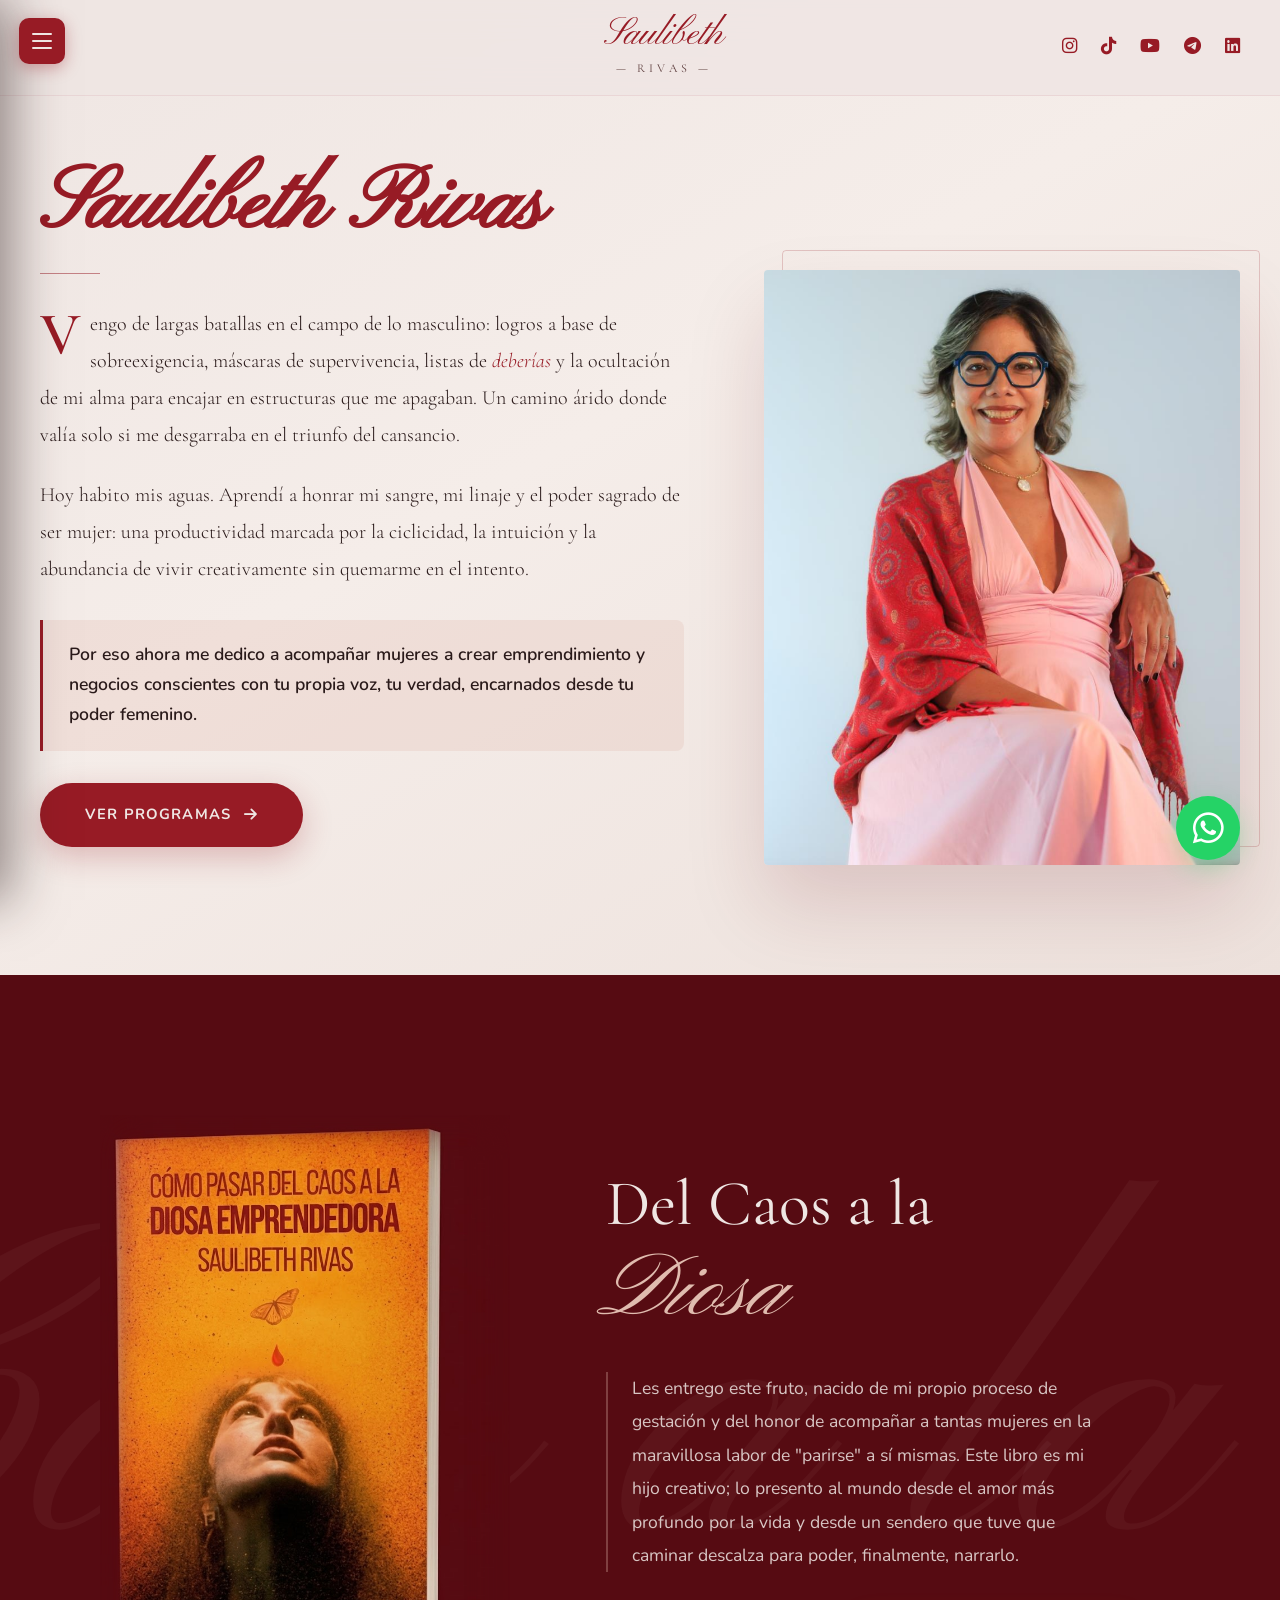
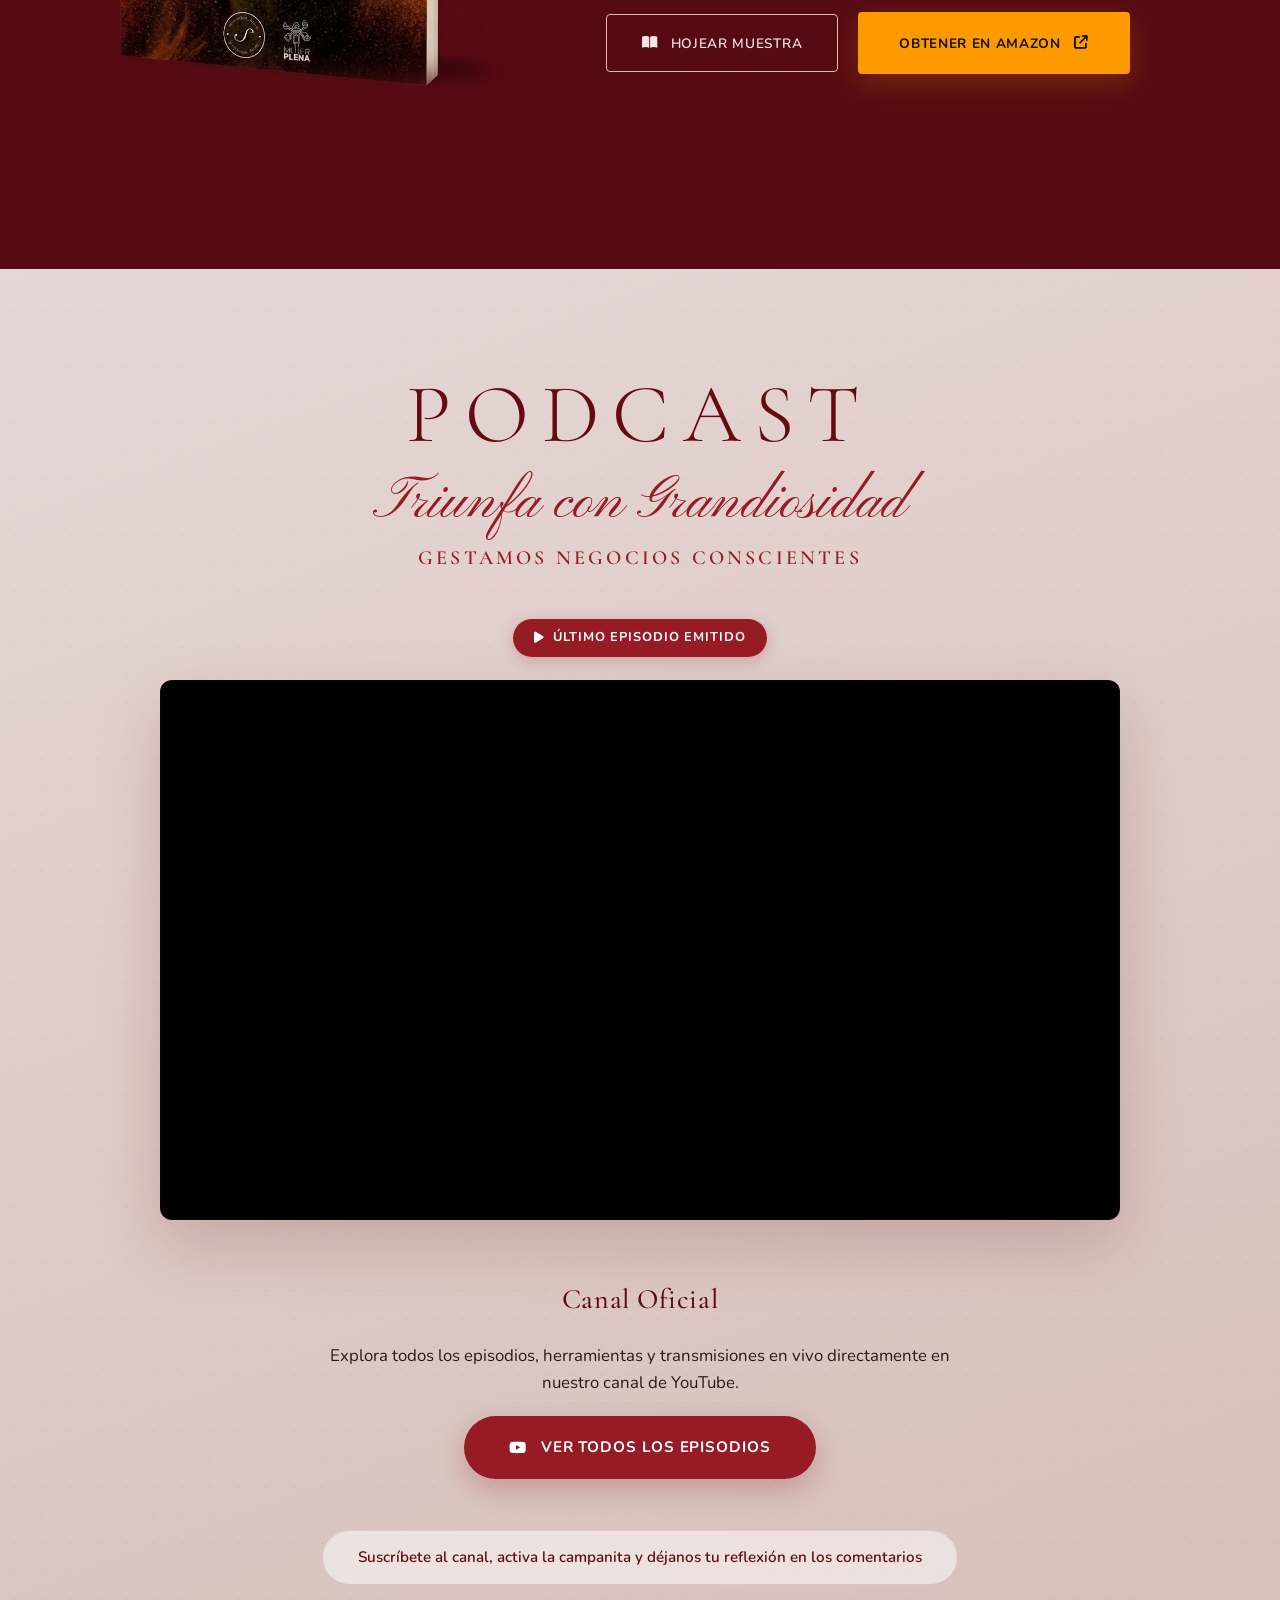
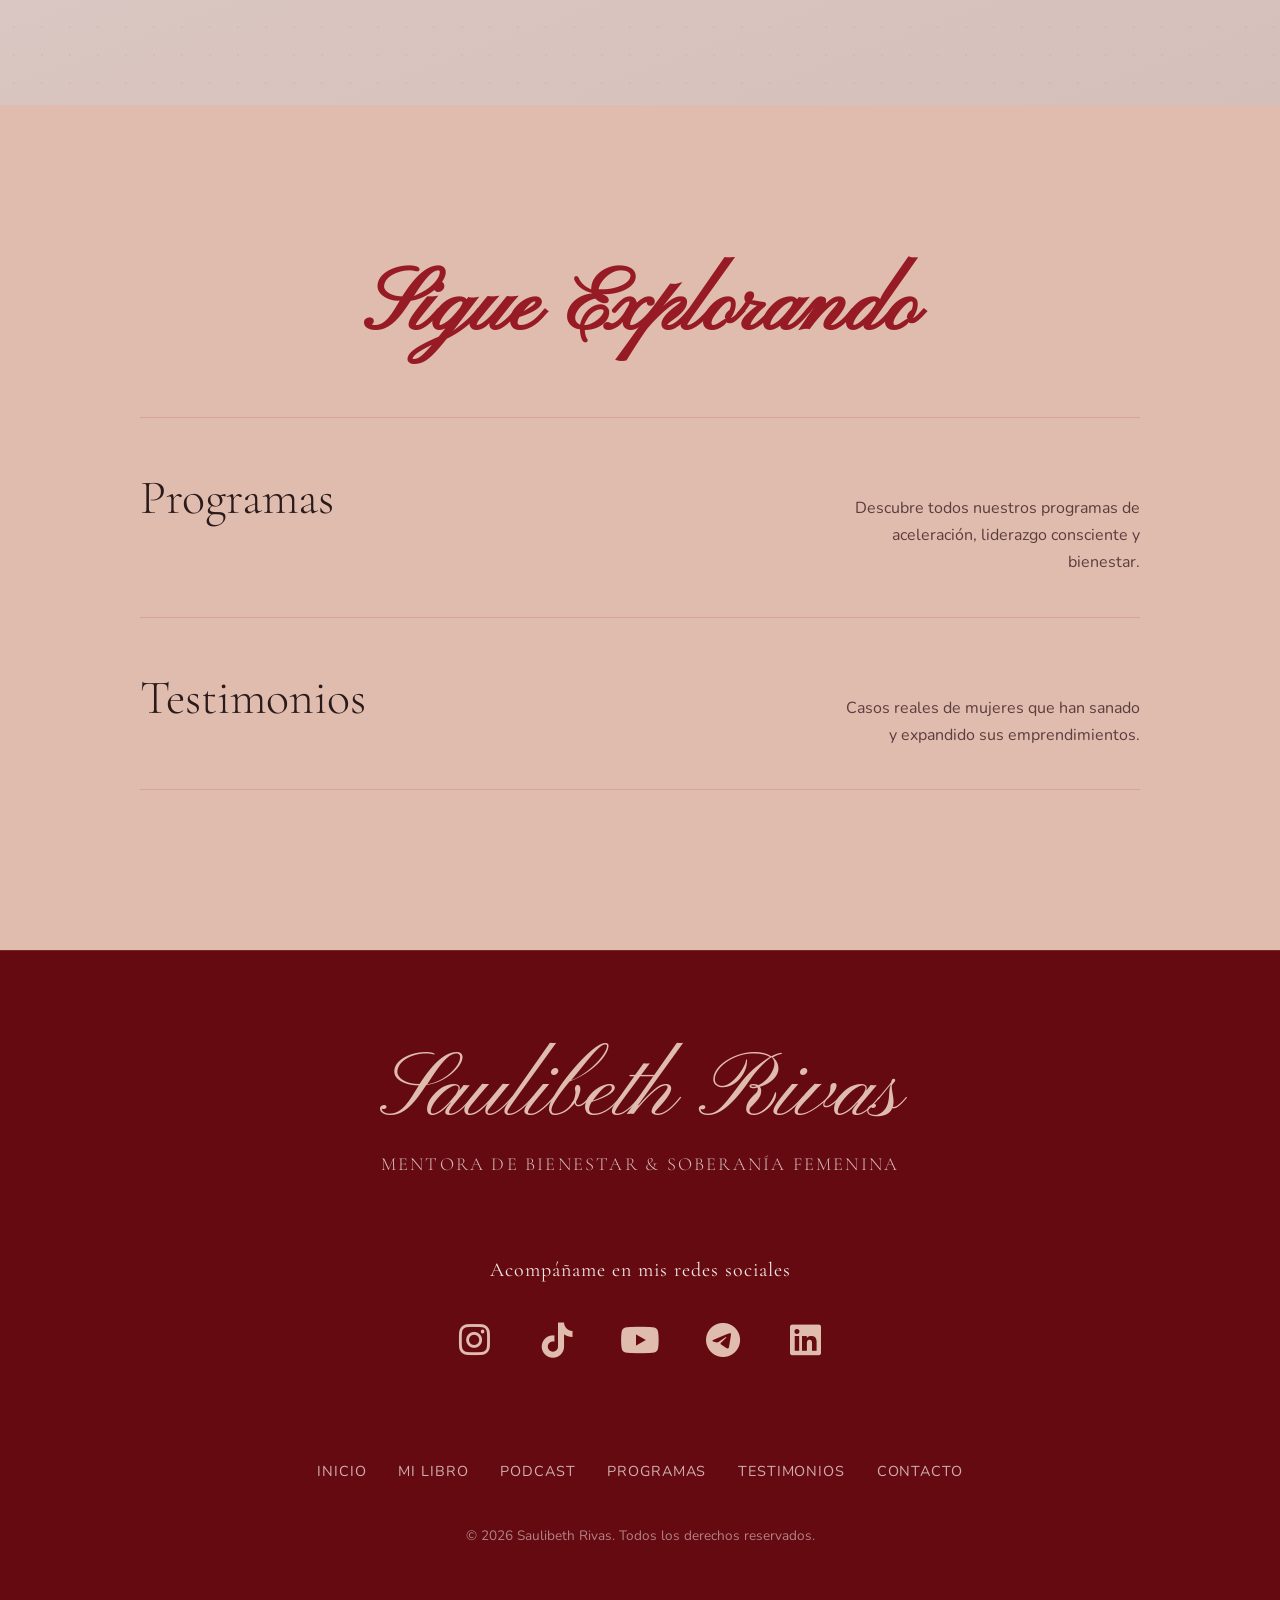
<file: index.html>
<!DOCTYPE html>
<html lang="es">
<head>
  <meta charset="UTF-8">
  <meta name="viewport" content="width=device-width, initial-scale=1.0">
  <meta name="theme-color" content="#EFE6E3">
  
  <!-- Favicon de la pestaña del navegador -->
  <link rel="icon" type="image/x-icon" href="assets/favicon.ico">
  <link rel="icon" type="image/png" sizes="32x32" href="assets/favicon-32x32.png">
  <link rel="icon" type="image/png" sizes="16x16" href="assets/favicon-16x16.png">
  <link rel="apple-touch-icon" sizes="180x180" href="assets/apple-touch-icon.png">
  
  <title>Saulibeth Rivas — Coaching para el Emprendimiento Femenino Consciente</title>
  
  <meta name="description" content="Acompaño a mujeres emprendedoras a transformar su negocio desde el alma, conectando con su poder femenino, su ciclicidad y su sabiduría interior." />
  
  <!-- Fonts -->
  <link rel="preconnect" href="https://fonts.googleapis.com">
  <link rel="preconnect" href="https://fonts.gstatic.com" crossorigin>
  <link href="https://fonts.googleapis.com/css2?family=Cormorant+Garamond:ital,wght@0,300;0,400;0,600;1,300;1,400&family=Nunito:wght@300;400;500;600;700&family=Pinyon+Script&display=swap" rel="stylesheet">
  
  <!-- Icons -->
  <link rel="stylesheet" href="https://cdnjs.cloudflare.com/ajax/libs/font-awesome/6.4.0/css/all.min.css">
  
  <style>
    :root {
      --color-rojo: #971B25;
      --color-vinotinto: #660A11;
      --color-crema: #EFE6E3;
      --color-nude: #E0BCAF;
      --color-mauve: #B99590;
      --color-sage: #9AA793;
      --text-dark: #2A1A1A;
      --text-medium: #5C3D3D;
      
      --font-script: 'Pinyon Script', cursive;
      --font-body: 'Nunito', sans-serif;
      --font-serif: 'Cormorant Garamond', serif;
      
      --shadow-soft: 0 4px 24px rgba(151, 27, 37, 0.08);
      --radius-full: 9999px;
      
      --ease-out: cubic-bezier(0.16, 1, 0.3, 1);
      --transition: 0.6s var(--ease-out);
    }

    * { margin: 0; padding: 0; box-sizing: border-box; }
    html { scroll-behavior: smooth; }
    body {
      font-family: var(--font-body);
      background-color: var(--color-crema);
      color: var(--text-dark);
      overflow-x: hidden;
      line-height: 1.7;
    }

    /* Browser Surfaces */
    ::selection { background: var(--color-vinotinto); color: var(--color-crema); }
    ::-webkit-scrollbar { width: 8px; }
    ::-webkit-scrollbar-track { background: var(--color-crema); }
    ::-webkit-scrollbar-thumb { background: var(--color-mauve); border-radius: 4px; }
    ::-webkit-scrollbar-thumb:hover { background: var(--color-rojo); }

    
    /* === Hamburger & Sidebar === */
    .hamburger-btn {
      position: fixed;
      top: 1.1rem; left: 1.2rem;
      z-index: 1100;
      background: var(--color-rojo);
      border: none;
      border-radius: 10px;
      width: 46px; height: 46px;
      display: flex;
      flex-direction: column;
      align-items: center;
      justify-content: center;
      gap: 5px;
      cursor: pointer;
      box-shadow: 0 4px 16px rgba(151,27,37,0.35);
      transition: background 0.3s, transform 0.2s;
    }
    .hamburger-btn:hover { background: var(--color-vinotinto); transform: scale(1.06); }
    .hamburger-btn span {
      display: block;
      width: 20px; height: 2px;
      background: var(--color-crema);
      border-radius: 2px;
    }

    /* === Header === */
    header {
      position: fixed;
      top: 0; left: 0; right: 0;
      z-index: 900;
      display: flex;
      justify-content: space-between;
      align-items: center;
      padding: 1rem 2.5rem 1rem 5.5rem;
      background: rgba(239, 230, 227, 0.93); /* Crema translúcido de CEF */
      backdrop-filter: blur(16px);
      -webkit-backdrop-filter: blur(16px);
      border-bottom: 1px solid rgba(151, 27, 37, 0.08);
      transition: background 0.4s var(--ease-out);
    }
    .header-logo {
      text-align: center;
      text-decoration: none;
      display: flex;
      flex-direction: column;
      align-items: center;
      margin: 0 auto;
    }
    .header-logo .script-name {
      font-family: var(--font-script);
      font-size: 2.4rem;
      color: var(--color-rojo);
      line-height: 1;
    }
    .header-logo .serif-subtitle {
      font-family: var(--font-serif);
      font-size: 0.75rem;
      letter-spacing: 0.35em;
      color: var(--text-medium);
      text-transform: uppercase;
      margin-top: 4px;
    }
    .header-social {
      display: flex;
      gap: 1.5rem;
      position: absolute;
      right: 2.5rem;
    }
    .header-social a {
      color: var(--color-rojo);
      font-size: 1.1rem;
      transition: color 0.3s var(--ease-out), transform 0.3s var(--ease-out);
    }
    .header-social a:hover {
      color: var(--color-vinotinto);
      transform: translateY(-3px);
    }

    /* === Hamburger & Sidebar === */
    
    
    

    .sidebar-overlay {
      position: fixed; inset: 0;
      background: rgba(42, 26, 26, 0.55);
      backdrop-filter: blur(4px);
      -webkit-backdrop-filter: blur(4px);
      z-index: 998;
      opacity: 0; pointer-events: none;
      transition: opacity 0.5s var(--ease-out);
    }
    .sidebar-overlay.active { opacity: 1; pointer-events: all; }
    
    .sidebar {
      position: fixed; top: 0; left: 0; bottom: 0;
      width: 400px;
      max-width: 85vw;
      height: 100vh;
      height: 100dvh;
      background: linear-gradient(160deg, #660A11 0%, #971B25 60%, #C0394A 100%);
      z-index: 999;
      transform: translateX(-100%);
      transition: transform 0.5s var(--ease-out);
      padding: 5rem 2.5rem 3rem;
      display: flex; flex-direction: column;
      box-shadow: 10px 0 50px rgba(42,26,26,0.5);
      overflow-y: auto;
      overflow-x: hidden;
      -webkit-overflow-scrolling: touch;
      overscroll-behavior-y: contain;
    }
    .sidebar::-webkit-scrollbar {
      width: 6px;
    }
    .sidebar::-webkit-scrollbar-track {
      background: rgba(0, 0, 0, 0.1);
    }
    .sidebar::-webkit-scrollbar-thumb {
      background: rgba(239, 230, 227, 0.35);
      border-radius: 9999px;
    }
    .sidebar.open { transform: translateX(0); }
    .sidebar-close {
      position: sticky;
      top: 1rem;
      align-self: flex-end;
      margin-top: -3.2rem;
      margin-right: -0.5rem;
      margin-bottom: 0.5rem;
      background: rgba(0, 0, 0, 0.25);
      border: 1px solid rgba(255, 255, 255, 0.25);
      width: 38px;
      height: 38px;
      border-radius: 50%;
      display: flex;
      align-items: center;
      justify-content: center;
      font-size: 1.3rem;
      color: #ffffff;
      cursor: pointer;
      z-index: 20;
      backdrop-filter: blur(8px);
      -webkit-backdrop-filter: blur(8px);
      transition: all 0.3s;
    }
    .sidebar-close:hover {
      background: var(--color-vinotinto);
      color: #ffffff;
      transform: scale(1.05);
    }
    .sidebar-nav { list-style: none; display: flex; flex-direction: column; gap: 1.5rem; margin-top: 1.5rem; }
    .sidebar-nav a {
      text-decoration: none;
      font-family: var(--font-serif);
      font-size: 2rem;
      color: var(--color-crema);
      transition: color 0.3s, transform 0.4s var(--ease-out);
      display: inline-block;
      font-weight: 300;
    }
    .sidebar-nav a i {
      color: var(--color-nude);
      font-size: 1.4rem;
      margin-right: 0.8rem;
      transition: color 0.3s;
    }
    .sidebar-nav a:hover { color: var(--color-white); transform: translateX(4px); font-style: italic; }
    .sidebar-nav a:hover i { color: var(--color-crema); }
    .sidebar-divider { margin: 2rem 0; border: none; border-top: 1px solid rgba(239, 230, 227, 0.2); }

    /* === Orchestrated Entrance === */
    .fade-up {
      opacity: 0;
      transform: translateY(40px);
      animation: blockEntrance 1.2s var(--ease-out) forwards;
    }
    .delay-1 { animation-delay: 0.1s; }
    .delay-2 { animation-delay: 0.3s; }
    .delay-3 { animation-delay: 0.5s; }
    
    @keyframes blockEntrance {
      to { opacity: 1; transform: translateY(0); }
    }

    /* === Hero Section (Editorial Split Layout) === */
    .hero-section {
      min-height: 100vh;
      display: flex; align-items: center; justify-content: center;
      padding: 10rem 2.5rem 6rem;
      background: linear-gradient(150deg, var(--color-crema) 0%, #f5ede9 45%, #ede1dc 100%);
      position: relative;
      overflow: hidden;
    }
    .hero-layout {
      max-width: 1200px;
      width: 100%;
      margin: 0 auto;
      display: grid;
      grid-template-columns: 1.15fr 0.85fr;
      gap: 5rem;
      align-items: start;
      z-index: 1;
    }
    .hero-content {
      text-align: left;
    }
    .hero-title {
      font-family: var(--font-script);
      font-size: clamp(3.8rem, 7vw, 6.5rem);
      color: var(--color-rojo);
      line-height: 1.05;
      margin-bottom: 2rem;
      position: relative;
    }
    .hero-title::after {
      content: '';
      display: block;
      width: 60px;
      height: 1px;
      background: var(--color-rojo);
      margin-top: 1.2rem;
      opacity: 0.5;
    }
    
    .hero-manifesto {
      font-family: var(--font-serif);
      font-size: clamp(1.12rem, 1.8vw, 1.25rem);
      line-height: 1.85;
      color: var(--text-dark);
      margin-bottom: 2rem;
    }
    .hero-paragraph {
      margin-bottom: 1.4rem;
      font-weight: 300;
    }
    .hero-paragraph em {
      font-style: italic;
      color: var(--color-rojo);
    }
    .drop-cap {
      float: left;
      font-family: var(--font-serif);
      font-size: 3.8rem;
      line-height: 0.82;
      padding-top: 4px;
      padding-right: 10px;
      padding-bottom: 2px;
      color: var(--color-rojo);
      font-weight: 600;
    }
    .hero-manifesto-highlight {
      font-family: var(--font-serif);
      font-size: clamp(1.2rem, 2vw, 1.4rem);
      font-style: italic;
      color: var(--color-vinotinto);
      margin: 1.8rem 0;
      padding-left: 1.4rem;
      border-left: 2px solid var(--color-rojo);
      line-height: 1.6;
    }
    .hero-mission-statement {
      font-family: var(--font-body);
      font-size: 1.1rem;
      font-weight: 600;
      color: var(--text-dark);
      background: rgba(224, 188, 175, 0.28);
      border-left: 3px solid var(--color-rojo);
      padding: 1.3rem 1.6rem;
      border-radius: 0 8px 8px 0;
      line-height: 1.7;
      margin: 2rem 0;
    }
    .hero-cta-wrapper {
      margin-top: 2rem;
    }
    .btn-hero-primary {
      display: inline-flex;
      align-items: center;
      gap: 0.8rem;
      background: var(--color-rojo);
      color: var(--color-crema);
      padding: 1.15rem 2.8rem;
      border-radius: 9999px;
      text-decoration: none;
      font-family: var(--font-body);
      font-weight: 700;
      font-size: 0.92rem;
      letter-spacing: 0.08em;
      text-transform: uppercase;
      box-shadow: 0 10px 30px rgba(151, 27, 37, 0.25);
      transition: all 0.4s var(--ease-out);
    }
    .btn-hero-primary:hover {
      background: var(--color-vinotinto);
      transform: translateY(-3px);
      box-shadow: 0 16px 36px rgba(102, 10, 17, 0.35);
      color: #ffffff;
    }
    .btn-hero-primary i {
      transition: transform 0.3s var(--ease-out);
    }
    .btn-hero-primary:hover i {
      transform: translateX(4px);
    }
    
    .hero-image-wrapper {
      position: sticky;
      top: 110px;
      display: flex;
      justify-content: flex-end;
    }
    .hero-image {
      width: 100%;
      max-width: 480px;
      border-radius: 4px;
      box-shadow: 0 40px 80px rgba(102, 10, 17, 0.15); /* Vinotinto tinted shadow */
      object-fit: cover;
      aspect-ratio: 4 / 5;
    }
    /* Sutil borde decorativo detrás de la imagen para dar profundidad */
    .hero-image-wrapper::before {
      content: '';
      position: absolute;
      top: -20px;
      right: -20px;
      width: 100%;
      max-width: 480px;
      height: 100%;
      border: 1px solid rgba(151, 27, 37, 0.2);
      border-radius: 4px;
      z-index: -1;
      transition: transform 0.8s var(--ease-out);
    }
    .hero-image-wrapper:hover::before {
      transform: translate(-10px, 10px);
    }

    /* === Book Section (Creative Editorial Layout) === */
    .book-section {
      padding: 10rem 2rem;
      background: #560B12; /* Exact color of the 3D book mockup background */
      color: var(--color-crema);
      position: relative;
      overflow: hidden;
    }
    .book-watermark {
      position: absolute;
      top: 50%;
      left: 50%;
      transform: translate(-50%, -50%);
      font-family: var(--font-script);
      font-size: 35vw;
      color: rgba(239, 230, 227, 0.04);
      white-space: nowrap;
      pointer-events: none;
      z-index: 0;
    }
    .book-inner {
      max-width: 1080px;
      margin: 0 auto;
      display: grid;
      grid-template-columns: 5fr 7fr;
      gap: 6rem;
      align-items: center;
      position: relative;
      z-index: 1;
    }
        .book-img-wrapper {
      position: relative;
      transform: translateY(-20px);
      cursor: pointer;
    }
    .book-img-wrapper::after {
      content: '';
      position: absolute;
      inset: 0;
      box-shadow: inset 0 0 30px 10px #560B12;
      pointer-events: none;
    }
    .book-img-wrapper img {
      width: 100%;
      height: auto;
      display: block;
      transition: transform 0.8s var(--ease-out);
    }
    .book-img-wrapper:hover img { 
      transform: scale(1.03) rotate(-1deg); 
    }
    
    .book-title {
      font-family: var(--font-serif);
      font-size: clamp(2.5rem, 6vw, 4rem);
      line-height: 1.05;
      margin-bottom: 2rem;
      font-weight: 400;
      color: var(--color-crema);
      position: relative;
    }
    .book-title em {
      color: var(--color-nude);
      font-family: var(--font-script);
      font-size: 1.4em;
      display: block;
      margin-top: 0.1em;
      transform: translateX(-10px);
    }
    .book-desc {
      font-family: var(--font-body);
      font-size: 1.1rem;
      line-height: 1.9;
      margin-bottom: 2.5rem;
      color: rgba(239, 230, 227, 0.85);
      max-width: 500px;
      border-left: 2px solid rgba(224, 188, 175, 0.3);
      padding-left: 1.5rem;
    }
    .book-cta-group {
      display: flex;
      align-items: center;
      gap: 1.2rem;
      flex-wrap: wrap;
    }
    .btn-read-sample {
      display: inline-flex;
      align-items: center;
      gap: 0.8rem;
      background: transparent;
      color: var(--color-crema);
      border: 1.5px solid var(--color-nude);
      padding: 1.15rem 2.2rem;
      border-radius: 4px;
      cursor: pointer;
      font-family: var(--font-body);
      font-weight: 600;
      letter-spacing: 0.05em;
      text-transform: uppercase;
      font-size: 0.85rem;
      transition: var(--transition);
    }
    .btn-read-sample:hover {
      background: var(--color-nude);
      color: var(--color-vinotinto);
      transform: translateY(-3px);
      box-shadow: 0 10px 25px rgba(224, 188, 175, 0.25);
    }
    .btn-buy {
      display: inline-flex; align-items: center; gap: 0.8rem;
      background: #FF9900; /* Amazon Yellow */
      color: #111111;
      padding: 1.2rem 2.6rem;
      border-radius: 4px;
      text-decoration: none;
      font-family: var(--font-body);
      font-weight: 700;
      letter-spacing: 0.05em;
      text-transform: uppercase;
      font-size: 0.85rem;
      box-shadow: 0 10px 30px rgba(255, 153, 0, 0.2);
      transition: var(--transition);
      position: relative;
      overflow: hidden;
    }
    .btn-buy:hover { 
      background: #FFB03A; 
      transform: translateY(-3px); 
      box-shadow: 0 15px 40px rgba(255, 153, 0, 0.35); 
    }

    /* === Book Spread Modal (Interactive Reading Experience) === */
    .book-modal {
      position: fixed;
      inset: 0;
      z-index: 2500;
      background: rgba(30, 10, 12, 0.85);
      backdrop-filter: blur(10px);
      -webkit-backdrop-filter: blur(10px);
      display: none;
      align-items: center;
      justify-content: center;
      padding: 2rem 1.5rem;
      opacity: 0;
      transition: opacity 0.4s var(--ease-out);
    }
    .book-modal.active {
      display: flex;
      opacity: 1;
    }
    .book-modal-card {
      position: relative;
      max-width: 1040px;
      width: 100%;
      max-height: 92vh;
      background: #FAF6F0;
      border-radius: 8px;
      box-shadow: 0 35px 80px rgba(0,0,0,0.6), inset 0 0 80px rgba(185, 149, 144, 0.15);
      display: flex;
      flex-direction: column;
      overflow: hidden;
      animation: bookPop 0.45s var(--ease-out);
    }
    @keyframes bookPop {
      from { transform: scale(0.94) translateY(20px); opacity: 0; }
      to { transform: scale(1) translateY(0); opacity: 1; }
    }
    .book-modal-topbar {
      display: flex;
      justify-content: space-between;
      align-items: center;
      padding: 1.1rem 2rem;
      background: #F3EAE6;
      border-bottom: 1px solid rgba(151, 27, 37, 0.12);
    }
    .book-modal-title {
      font-family: var(--font-serif);
      font-size: 1rem;
      letter-spacing: 0.12em;
      text-transform: uppercase;
      color: var(--color-vinotinto);
      display: flex;
      align-items: center;
      gap: 0.6rem;
      font-weight: 600;
    }
    .book-modal-close {
      background: transparent;
      border: none;
      color: var(--color-vinotinto);
      font-size: 1.6rem;
      cursor: pointer;
      line-height: 1;
      width: 38px;
      height: 38px;
      border-radius: 50%;
      display: flex;
      align-items: center;
      justify-content: center;
      transition: background 0.25s, transform 0.2s;
    }
    .book-modal-close:hover {
      background: rgba(151, 27, 37, 0.1);
      transform: scale(1.1);
    }
    .book-modal-body {
      display: grid;
      grid-template-columns: 1fr 1fr;
      overflow-y: auto;
      padding: 3.5rem 3rem 4rem;
      position: relative;
      gap: 4rem;
      background-image: linear-gradient(to right, #FAF6F0 0%, #F5EDE6 48%, #EAE0D8 50%, #F5EDE6 52%, #FAF6F0 100%);
    }
    .book-modal-body::before {
      content: '';
      position: absolute;
      top: 0; bottom: 0;
      left: 50%;
      width: 32px;
      transform: translateX(-50%);
      background: linear-gradient(to right, rgba(0,0,0,0.04), rgba(0,0,0,0.18) 50%, rgba(0,0,0,0.04));
      pointer-events: none;
    }
    .book-page-content {
      position: relative;
      font-family: var(--font-serif);
      color: #2D1E1E;
      font-size: 1.05rem;
      line-height: 1.85;
      text-align: justify;
    }
    .book-page-header {
      font-family: var(--font-serif);
      font-size: 2.3rem;
      font-weight: 400;
      color: var(--color-vinotinto);
      margin-bottom: 2rem;
      text-align: left;
      line-height: 1.2;
    }
    .book-page-content p {
      margin-bottom: 1.15rem;
      text-indent: 1.5rem;
    }
    .book-page-content p:first-of-type {
      text-indent: 0;
    }
    .book-page-content .drop-cap {
      float: left;
      font-family: var(--font-serif);
      font-size: 4.4rem;
      line-height: 0.8;
      padding-top: 4px;
      padding-right: 12px;
      padding-bottom: 2px;
      color: #1A1A1A;
      font-weight: 400;
    }
    .book-page-content em {
      font-style: italic;
    }
    .book-page-content strong {
      font-weight: 700;
    }
    .book-page-content .page-final-closing {
      margin-top: 2rem;
      font-style: italic;
      color: var(--color-vinotinto);
      text-indent: 0;
      font-weight: 600;
    }
    .book-modal-footer {
      padding: 1.1rem 2rem;
      background: #F3EAE6;
      border-top: 1px solid rgba(151, 27, 37, 0.12);
      display: flex;
      justify-content: space-between;
      align-items: center;
      flex-wrap: wrap;
      gap: 1rem;
    }
    .book-modal-footer .page-hint {
      font-family: var(--font-body);
      font-size: 0.9rem;
      color: var(--text-medium);
      display: flex;
      align-items: center;
      gap: 0.5rem;
    }

    /* === Editorial Explore List === */
    .explore-section {
      padding: 10rem 2rem;
      background: var(--color-nude);
      max-width: 100%;
    }
    .explore-inner {
      max-width: 1000px;
      margin: 0 auto;
    }
    .explore-title {
      font-family: var(--font-script);
      font-size: clamp(3.5rem, 8vw, 5.5rem);
      color: var(--color-rojo);
      text-align: center;
      margin-bottom: 4rem;
      line-height: 1;
    }
    .editorial-list {
      list-style: none;
      border-top: 1px solid rgba(151, 27, 37, 0.15);
    }
    .editorial-item {
      border-bottom: 1px solid rgba(151, 27, 37, 0.15);
    }
    .editorial-link {
      display: flex;
      justify-content: space-between;
      align-items: baseline;
      padding: 2.5rem 0;
      text-decoration: none;
      color: var(--text-dark);
      transition: padding 0.5s var(--ease-out), color 0.4s;
    }
    .editorial-link:hover {
      padding-left: 1.5rem;
      padding-right: 1.5rem;
      color: var(--color-rojo);
    }
    .editorial-name {
      font-family: var(--font-serif);
      font-size: clamp(2rem, 4vw, 3rem);
      font-weight: 300;
    }
    .editorial-desc {
      font-family: var(--font-body);
      font-size: 1rem;
      color: var(--text-medium);
      max-width: 300px;
      text-align: right;
    }

    /* === Podcast Section (Harmonized, Clean & Official Channel Focus) === */
    .podcast-section {
      padding: 6.5rem 2rem 7.5rem;
      background-color: #DBC8C3;
      background-image: radial-gradient(rgba(102, 10, 17, 0.04) 1px, transparent 1px), linear-gradient(160deg, #E6D7D4 0%, #D5BFBA 100%);
      background-size: 28px 28px, 100% 100%;
      position: relative;
    }
    .podcast-inner {
      max-width: 960px;
      margin: 0 auto;
      text-align: center;
    }
    .podcast-header {
      margin-bottom: 2.8rem;
    }
    .podcast-title {
      font-family: var(--font-serif);
      font-size: clamp(3.6rem, 7.5vw, 5.2rem);
      letter-spacing: 0.16em;
      font-weight: 300;
      color: var(--color-vinotinto);
      line-height: 1;
      margin-bottom: 1rem;
    }
    .podcast-slogan-wrapper {
      display: flex;
      flex-direction: column;
      align-items: center;
      gap: 0.35rem;
    }
    .podcast-slogan-main {
      font-family: var(--font-script);
      font-size: clamp(2.5rem, 5vw, 3.6rem);
      color: var(--color-rojo);
      line-height: 1.1;
    }
    .podcast-slogan-sub {
      font-family: var(--font-serif);
      font-size: clamp(1.05rem, 2vw, 1.25rem);
      color: var(--color-rojo);
      text-transform: uppercase;
      letter-spacing: 0.16em;
      font-weight: 600;
    }
    
    .podcast-featured-wrapper {
      position: relative;
      margin-bottom: 3.5rem;
    }
    .podcast-badge-latest {
      display: inline-flex;
      align-items: center;
      gap: 0.5rem;
      background: var(--color-rojo);
      color: #ffffff;
      font-family: var(--font-body);
      font-size: 0.8rem;
      font-weight: 700;
      letter-spacing: 0.08em;
      text-transform: uppercase;
      padding: 0.5rem 1.3rem;
      border-radius: 9999px;
      margin-bottom: 1.4rem;
      box-shadow: 0 4px 15px rgba(151, 27, 37, 0.25);
    }
    .podcast-video-card {
      border-radius: 12px;
      overflow: hidden;
      box-shadow: 0 25px 65px rgba(102, 10, 17, 0.18);
      background: #000;
      border: 1px solid rgba(151, 27, 37, 0.12);
      transition: transform 0.4s var(--ease-out), box-shadow 0.4s var(--ease-out);
    }
    .podcast-video-card:hover {
      transform: translateY(-4px);
      box-shadow: 0 35px 80px rgba(102, 10, 17, 0.25);
    }
    .video-responsive {
      position: relative;
      padding-bottom: 56.25%; /* 16:9 */
      height: 0;
      overflow: hidden;
    }
    .video-responsive iframe {
      position: absolute;
      top: 0; left: 0; width: 100%; height: 100%;
      border: none;
    }
    
    /* Bloque Canal Oficial Centrado e Integrado (Sin cajas ni fondos extra) */
    .podcast-channel-official-box {
      display: flex;
      flex-direction: column;
      align-items: center;
      text-align: center;
      gap: 1.2rem;
      max-width: 620px;
      margin: 0 auto 3.2rem;
    }
    .podcast-channel-heading {
      font-family: var(--font-serif);
      font-size: 1.75rem;
      color: var(--color-vinotinto);
      font-weight: 500;
      margin: 0;
      letter-spacing: 0.02em;
    }
    .podcast-channel-text {
      font-family: var(--font-body);
      font-size: 1.05rem;
      color: #2A1A1A;
      line-height: 1.6;
      margin: 0;
      font-weight: 400;
    }
    .btn-podcast-main {
      display: inline-flex;
      align-items: center;
      justify-content: center;
      gap: 0.85rem;
      background: var(--color-rojo);
      color: #ffffff;
      padding: 1.15rem 2.8rem;
      border-radius: 9999px;
      text-decoration: none;
      font-family: var(--font-body);
      font-weight: 700;
      font-size: 0.95rem;
      letter-spacing: 0.06em;
      text-transform: uppercase;
      transition: all 0.35s var(--ease-out);
      box-shadow: 0 10px 28px rgba(151, 27, 37, 0.28);
    }
    .btn-podcast-main:hover {
      background: var(--color-vinotinto);
      transform: translateY(-3px);
      box-shadow: 0 15px 38px rgba(102, 10, 17, 0.38);
      color: #ffffff;
    }
    
    .podcast-community-banner {
      display: inline-flex;
      align-items: center;
      justify-content: center;
      background: rgba(255, 255, 255, 0.5);
      border: 1px solid rgba(151, 27, 37, 0.15);
      border-radius: 9999px;
      padding: 0.85rem 2.2rem;
      color: var(--color-vinotinto);
      font-family: var(--font-body);
      font-size: 0.95rem;
      font-weight: 600;
      max-width: 680px;
      margin: 0 auto;
    }

    /* === WhatsApp Float === */
    .whatsapp-btn {
      position: fixed;
      bottom: 2.5rem; right: 2.5rem;
      background: #25D366;
      color: white;
      width: 64px; height: 64px;
      border-radius: 50%;
      display: flex; justify-content: center; align-items: center;
      font-size: 2.2rem;
      text-decoration: none;
      box-shadow: 0 8px 24px rgba(37, 211, 102, 0.3);
      z-index: 900;
      transition: transform 0.4s var(--ease-out), box-shadow 0.4s var(--ease-out);
    }
    .whatsapp-btn:hover { 
      transform: scale(1.08) translateY(-4px); 
      box-shadow: 0 12px 32px rgba(37, 211, 102, 0.4);
    }

    /* === Monumental Footer (Unified & Harmonized) === */
    footer {
      background: var(--color-vinotinto);
      padding: 6rem 2rem 4rem;
      text-align: center;
      color: var(--color-crema);
      border-top: 1px solid rgba(224, 188, 175, 0.15);
    }
    .footer-inner {
      max-width: 900px;
      margin: 0 auto;
    }
    .footer-monumental-name {
      font-family: var(--font-script);
      font-size: clamp(3.8rem, 10vw, 5.8rem);
      color: var(--color-nude);
      text-decoration: none;
      display: inline-block;
      line-height: 1;
      margin-bottom: 0.6rem;
      transition: transform 0.4s var(--ease-out), color 0.3s;
    }
    .footer-monumental-name:hover {
      transform: scale(1.03);
      color: #ffffff;
    }
    .footer-tagline {
      font-family: var(--font-serif);
      font-size: 1.15rem;
      letter-spacing: 0.12em;
      text-transform: uppercase;
      color: rgba(239, 230, 227, 0.8);
      margin-bottom: 3rem;
      font-weight: 300;
    }
              .sidebar {
        width: 320px;
        max-width: 88vw;
        padding: 4.2rem 1.6rem 3rem;
        overflow-y: auto;
        -webkit-overflow-scrolling: touch;
        overscroll-behavior-y: contain;
      }
      .sidebar-nav {
        gap: 1.1rem;
        margin-top: 0.8rem;
      }
      .sidebar-nav a {
        font-size: 1.65rem;
      }
      .sidebar-divider {
        margin: 1.15rem 0;
      }
      .sidebar-social-block {
        margin-top: 1.6rem;
        padding-top: 1.2rem;
        padding-bottom: 2.5rem;
      }
      .footer-social-section {
      background: transparent;
      border: none;
      padding: 1.5rem 1rem 2rem;
      margin-bottom: 2.8rem;
    }
    .footer-social-label {
      font-family: var(--font-serif);
      font-size: 1.25rem;
      color: var(--color-crema);
      display: block;
      margin-bottom: 1.6rem;
      letter-spacing: 0.05em;
      font-weight: 400;
    }
    .footer-social-bar {
      display: flex;
      justify-content: center;
      align-items: center;
      gap: 1.8rem;
      flex-wrap: wrap;
    }
    .footer-social-icon, .social-rect-btn {
      display: inline-flex;
      align-items: center;
      justify-content: center;
      color: var(--color-nude);
      font-size: 2.2rem;
      width: 54px;
      height: 54px;
      text-decoration: none;
      background: transparent;
      border: none;
      transition: all 0.35s var(--ease-out);
    }
    .footer-social-icon:hover, .social-rect-btn:hover {
      color: #ffffff;
      transform: translateY(-4px) scale(1.18);
      filter: drop-shadow(0 6px 16px rgba(224, 188, 175, 0.5));
    }
    .footer-social-icon i, .social-rect-btn i {
      font-size: 2.2rem;
      transition: color 0.3s, transform 0.3s;
    }
    .footer-nav-simple {
      display: flex;
      justify-content: center;
      align-items: center;
      gap: 2rem;
      flex-wrap: wrap;
      margin-bottom: 2.5rem;
      padding-top: 1rem;
    }
    .footer-nav-simple a {
      color: rgba(239, 230, 227, 0.75);
      text-decoration: none;
      font-family: var(--font-body);
      font-size: 0.9rem;
      letter-spacing: 0.06em;
      text-transform: uppercase;
      transition: color 0.3s;
    }
    .footer-nav-simple a:hover {
      color: var(--color-nude);
    }
    .footer-copy {
      font-family: var(--font-body);
      font-size: 0.85rem;
      color: rgba(239, 230, 227, 0.55);
    }
    /* Sidebar Social Navigation (Unified Contrast & Brand Style) */
/* Sidebar Social Navigation (Unified Contrast & Brand Style) */
.sidebar-social-block {
  margin-top: auto;
  padding-top: 2rem;
  border-top: 1px solid rgba(239, 230, 227, 0.25);
}
.sidebar-social-label {
  font-family: var(--font-serif);
  font-size: 0.95rem;
  text-transform: uppercase;
  letter-spacing: 0.15em;
  color: rgba(239, 230, 227, 0.95);
  display: block;
  margin-bottom: 1rem;
  font-weight: 600;
}
.sidebar-social-icons {
  display: flex;
  gap: 0.85rem;
  flex-wrap: wrap;
}
.sidebar-social-icons a {
  width: 44px;
  height: 44px;
  border-radius: 50%;
  background: rgba(255, 255, 255, 0.16);
  border: 1px solid rgba(255, 255, 255, 0.35);
  color: #ffffff !important;
  display: flex;
  align-items: center;
  justify-content: center;
  font-size: 1.2rem;
  text-decoration: none;
  transition: all 0.3s var(--ease-out);
  box-shadow: 0 4px 14px rgba(0, 0, 0, 0.18);
}
.sidebar-social-icons a:hover {
  background: #ffffff;
  color: #971B25 !important;
  transform: translateY(-3px);
  box-shadow: 0 8px 20px rgba(0, 0, 0, 0.3);
}
    

    @media (max-width: 768px) {
      .hamburger-btn {
        top: 11px;
        left: 12px;
        width: 38px;
        height: 38px;
        border-radius: 6px;
        gap: 4px;
      }
      .hamburger-btn span {
        width: 18px;
        height: 2px;
      }
      header {
        padding: 0.65rem 0.85rem 0.65rem 62px;
        min-height: 60px;
        display: flex;
        justify-content: space-between;
        align-items: center;
        background: rgba(239, 230, 227, 0.95);
      }
      .header-logo {
        margin: 0 !important;
        display: flex;
        flex-direction: column;
        align-items: flex-start;
        text-align: left;
        flex-shrink: 0;
      }
      .header-logo .script-name {
        font-size: clamp(1.4rem, 4.4vw, 1.75rem);
        line-height: 1;
      }
      .header-logo .serif-subtitle {
        font-size: 0.58rem;
        letter-spacing: 0.18em;
        margin-top: 1px;
      }
      .header-social {
        display: flex !important;
        position: static !important;
        margin-left: auto;
        gap: clamp(0.3rem, 1.6vw, 0.6rem);
        align-items: center;
      }
      .header-social a {
        display: inline-flex;
        align-items: center;
        justify-content: center;
        width: 32px;
        height: 36px;
        font-size: clamp(1.05rem, 3.2vw, 1.25rem);
        color: var(--color-rojo);
        transition: transform 0.2s, color 0.2s;
        -webkit-tap-highlight-color: transparent;
      }
            .sidebar {
        width: 320px;
        max-width: 88vw;
        padding: 4.2rem 1.6rem 3rem;
        overflow-y: auto;
        -webkit-overflow-scrolling: touch;
        overscroll-behavior-y: contain;
      }
      .sidebar-nav {
        gap: 1.1rem;
        margin-top: 0.8rem;
      }
      .sidebar-nav a {
        font-size: 1.65rem;
      }
      .sidebar-divider {
        margin: 1.15rem 0;
      }
      .sidebar-social-block {
        margin-top: 1.6rem;
        padding-top: 1.2rem;
        padding-bottom: 2.5rem;
      }
      .footer-social-section {
        padding: 1rem 0.5rem 1.5rem;
        margin-bottom: 2rem;
      }
      .footer-social-bar {
        gap: 1.25rem !important;
      }
      .footer-social-icon, .social-rect-btn {
        font-size: 2rem !important;
        width: 48px !important;
        height: 48px !important;
      }
      .footer-social-icon i, .social-rect-btn i {
        font-size: 2rem !important;
      }
      
      .hero-section { padding: 5rem 1.25rem 2.5rem; }
      .hero-layout { grid-template-columns: 1fr; gap: 1.8rem; padding-top: 0.5rem; }
      .hero-image-wrapper {
        position: static;
        order: -1;
        justify-content: center;
        margin-bottom: 0.5rem;
      }
      .hero-image { max-width: 270px; }
      .hero-title { font-size: clamp(3rem, 10vw, 3.8rem); text-align: center; }
      .hero-title::after { margin: 1rem auto 0; }
      .hero-manifesto { text-align: left; }
      .hero-cta-wrapper { text-align: center; }
      
      .book-section { padding: 3.5rem 1.25rem; }
      .book-inner { grid-template-columns: 1fr; gap: 2rem; text-align: center; }
      .book-watermark { font-size: 25vw; top: 25%; }
      .book-desc { margin: 0 auto 2rem; font-size: 1rem; }
      .book-cta-group { justify-content: center; }
      
      /* Book modal in mobile: SHOW ONLY THE RIGHT PAGE ("Vengo de largas batallas") */
      .book-modal-card { max-height: 94vh; }
      .book-modal-body {
        grid-template-columns: 1fr;
        padding: 1.8rem 1.25rem 2.2rem;
        gap: 0;
        background: #FAF6F0;
      }
      .book-modal-body::before { display: none; }
      .book-page-left { display: none !important; }
      .book-page-right {
        font-size: 1rem;
        line-height: 1.75;
        text-align: left;
      }
      .book-page-right .drop-cap { font-size: 3.5rem; padding-right: 8px; }
      .book-modal-footer { flex-direction: column; text-align: center; padding: 1rem; }
      
      .podcast-section { padding: 3.5rem 1.25rem 4rem; }
      .podcast-header { margin-bottom: 2rem; }
      .podcast-title { font-size: 2.8rem; letter-spacing: 0.1em; }
      .podcast-slogan-main { font-size: 2.6rem; }
      .podcast-slogan-sub { font-size: 1rem; }
      .podcast-community-banner { padding: 0.8rem 1.2rem; font-size: 0.9rem; flex-direction: column; text-align: center; }
      .podcast-video-card { margin-bottom: 2rem; }
      .podcast-channel-official-box { margin-bottom: 2.2rem; }
      .btn-podcast-main { width: 100%; max-width: 340px; padding: 1rem 1.5rem; }
      
      .explore-section { padding: 3.5rem 1.25rem; }
      .explore-title { font-size: 3.2rem; margin-bottom: 2.5rem; }
      .editorial-link { flex-direction: column; gap: 0.8rem; align-items: flex-start; padding: 1.8rem 0; }
      .editorial-desc { text-align: left; }
      
      footer { padding: 4.5rem 1.25rem 3rem; }
      .footer-monumental-name { font-size: clamp(3.2rem, 11vw, 4.2rem); }
            .sidebar {
        width: 320px;
        max-width: 88vw;
        padding: 4.2rem 1.6rem 3rem;
        overflow-y: auto;
        -webkit-overflow-scrolling: touch;
        overscroll-behavior-y: contain;
      }
      .sidebar-nav {
        gap: 1.1rem;
        margin-top: 0.8rem;
      }
      .sidebar-nav a {
        font-size: 1.65rem;
      }
      .sidebar-divider {
        margin: 1.15rem 0;
      }
      .sidebar-social-block {
        margin-top: 1.6rem;
        padding-top: 1.2rem;
        padding-bottom: 2.5rem;
      }
      .footer-social-section { padding: 1.8rem 1.2rem; }
      
      
      .footer-nav-simple { gap: 1rem; }
      
      .whatsapp-btn { bottom: 1.25rem; right: 1.25rem; width: 54px; height: 54px; font-size: 1.7rem; }
    }
  </style>
</head>
<body>

  <div class="sidebar-overlay" id="sidebarOverlay"></div>
  <nav class="sidebar" id="sidebar">
    <button class="sidebar-close" id="sidebarClose" aria-label="Cerrar menú">✕</button>
    <ul class="sidebar-nav">
      <li><a href="#inicio">Inicio</a></li>
      <li><a href="#libro">Mi Libro</a></li>
      <li><a href="#podcast">Podcast</a></li>
      <hr class="sidebar-divider">
      <li><a href="cursos.html">Programas</a></li>
      <li><a href="testimonios.html">Testimonios</a></li>
      <hr class="sidebar-divider">
      <li><a href="contacto.html">Contacto</a></li>
    </ul>

    <div class="sidebar-social-block">
      <span class="sidebar-social-label">Sígueme en Redes</span>
      <div class="sidebar-social-icons">
        <a href="https://www.instagram.com/rivassaulibeth/" target="_blank" rel="noopener noreferrer" aria-label="Instagram"><i class="fa-brands fa-instagram"></i></a>
        <a href="https://www.tiktok.com/@rivas_saulibeth" target="_blank" rel="noopener noreferrer" aria-label="TikTok"><i class="fa-brands fa-tiktok"></i></a>
        <a href="https://www.youtube.com/@saulibethrivas" target="_blank" rel="noopener noreferrer" aria-label="YouTube"><i class="fa-brands fa-youtube"></i></a>
        <a href="https://t.me/+IA5EclvWVjMuERb3" target="_blank" rel="noopener noreferrer" aria-label="Telegram"><i class="fa-brands fa-telegram"></i></a>
        <a href="https://www.linkedin.com/in/saulibeth-rivas-59ba6620a/" target="_blank" rel="noopener noreferrer" aria-label="LinkedIn"><i class="fa-brands fa-linkedin"></i></a>
      </div>
    </div>
  </nav>

  <button class="hamburger-btn" id="hamburgerBtn" aria-label="Menú">
    <span></span><span></span><span></span>
  </button>

  <header>
    <a href="index.html" class="header-logo">
      <span class="script-name">Saulibeth</span>
      <span class="serif-subtitle">— Rivas —</span>
    </a>
    <div class="header-social">
      <a href="https://www.instagram.com/rivassaulibeth/" target="_blank" rel="noopener noreferrer" aria-label="Instagram"><i class="fa-brands fa-instagram"></i></a>
      <a href="https://www.tiktok.com/@rivas_saulibeth" target="_blank" rel="noopener noreferrer" aria-label="TikTok"><i class="fa-brands fa-tiktok"></i></a>
      <a href="https://www.youtube.com/@saulibethrivas" target="_blank" rel="noopener noreferrer" aria-label="YouTube"><i class="fa-brands fa-youtube"></i></a>
      <a href="https://t.me/+IA5EclvWVjMuERb3" target="_blank" rel="noopener noreferrer" aria-label="Telegram"><i class="fa-brands fa-telegram"></i></a>
      <a href="https://www.linkedin.com/in/saulibeth-rivas-59ba6620a/" target="_blank" rel="noopener noreferrer" aria-label="LinkedIn"><i class="fa-brands fa-linkedin"></i></a>
    </div>
  </header>

  <main>
    <section class="hero-section" id="inicio">
      <div class="hero-layout">
        <div class="hero-content fade-up">
          <h1 class="hero-title">Saulibeth Rivas</h1>
          <div class="hero-manifesto delay-1">
            <p class="hero-paragraph"><span class="drop-cap">V</span>engo de largas batallas en el campo de lo masculino: logros a base de sobreexigencia, máscaras de supervivencia, listas de <em>deberías</em> y la ocultación de mi alma para encajar en estructuras que me apagaban. Un camino árido donde valía solo si me desgarraba en el triunfo del cansancio.</p>
            
            <p class="hero-paragraph">Hoy habito mis aguas. Aprendí a honrar mi sangre, mi linaje y el poder sagrado de ser mujer: una productividad marcada por la ciclicidad, la intuición y la abundancia de vivir creativamente sin quemarme en el intento.</p>
            
            <p class="hero-mission-statement">Por eso ahora me dedico a acompañar mujeres a crear emprendimiento y negocios conscientes con tu propia voz, tu verdad, encarnados desde tu poder femenino.</p>
            
            <div class="hero-cta-wrapper">
              <a href="cursos.html" class="btn-hero-primary">
                Ver Programas <i class="fa fa-arrow-right"></i>
              </a>
            </div>
          </div>
        </div>
        <div class="hero-image-wrapper fade-up delay-2">
          <img src="assets/saulibeth-hero.png" alt="Saulibeth Rivas - Mentora de Bienestar" class="hero-image">
        </div>
      </div>
    </section>

    <section class="book-section" id="libro">
      <div class="book-watermark">Del Caos a la Diosa</div>
      <div class="book-inner fade-up">
        <div class="book-img-wrapper" id="bookCoverTrigger" role="button" tabindex="0" title="Haz clic para hojear el libro">
          <img src="assets/libro-3d.jpg" alt="Libro: Del Caos a la Diosa Emprendedora">
          
        </div>
        <div class="book-content">
          <h2 class="book-title">Del Caos a la <em>Diosa</em></h2>
          <p class="book-desc">
            Les entrego este fruto, nacido de mi propio proceso de gestación y del honor de acompañar a tantas mujeres en la maravillosa labor de "parirse" a sí mismas. Este libro es mi hijo creativo; lo presento al mundo desde el amor más profundo por la vida y desde un sendero que tuve que caminar descalza para poder, finalmente, narrarlo.
          </p>
          <div class="book-cta-group">
            <button type="button" class="btn-read-sample" id="btnOpenSample">
              <i class="fa-solid fa-book-open"></i> Hojear Muestra
            </button>
            <a href="https://www.amazon.com/s?k=saulibeth+rivas" target="_blank" class="btn-buy" rel="noopener noreferrer">
              Obtener en Amazon <i class="fa-solid fa-arrow-up-right-from-square"></i>
            </a>
          </div>
        </div>
      </div>
    </section>

    <!-- Modal Interactivo: Muestra de Lectura del Libro -->
    <div class="book-modal" id="bookSampleModal" role="dialog" aria-modal="true" aria-labelledby="modalBookTitle">
      <div class="book-modal-card">
        <div class="book-modal-topbar">
          <div class="book-modal-title" id="modalBookTitle">
            <i class="fa-solid fa-book-bookmark"></i> Del Caos a la Diosa Emprendedora
          </div>
          <button class="book-modal-close" id="btnCloseSampleModal" aria-label="Cerrar lectura">✕</button>
        </div>
        <div class="book-modal-body">
          <!-- Página Izquierda (Agradecimiento) - Visible en PC -->
          <article class="book-page-content book-page-left">
            <h3 class="book-page-header">Agradecimiento</h3>
            <p><span class="drop-cap">S</span>in dudas mi primera palabra es para ti, gran espíritu, a la fuerza que mueve mi vida. A Dios y las Diosas.</p>
            <p>A mi madre Beatriz y mi padre Saúl, esa unión sagrada que me permitió la vida.</p>
            <p>A mis hijos Alessandro, Fabrizio, Carlos y Alfredo.</p>
            <p>A mis hermanos.</p>
            <p>A las mujeres de mi clan, a las Martínez, Carvajales, Rivas y Salazar.</p>
            <p>A mi tierra amada Ciudad Guayana, que me da siempre la fuerza para ser desde la raíz.</p>
            <p>A Elly, Camila y Valeria. Hay otras formas...</p>
            <p>A todas las mujeres que se han reunido con mi alma, me han contado sus historias y las que yo les he contado, creando sororidad, en círculo, en magia, es parte de este libro.</p>
            <p>A Didiana Martínez, por tomar mi mano y estar en la colaboración permanente para manifestar este libro. Sin ella, no se hubiese escrito. Estaba en mi alma dando vueltas, sin aterrizaje.</p>
            <p>A mi esposo, mi guardián, mi compañero.</p>
            <p>A todas las que este libro convoque, no es una fórmula. Es un alma femenina llamando a sus hermanas.</p>
          </article>
          
          <!-- Página Derecha (Vengo de largas batallas) - Visible en PC y Móvil -->
          <article class="book-page-content book-page-right">
            <p><span class="drop-cap">V</span>engo de largas batallas en el campo de lo masculino: hacerme profesional, recorrer el mundo de las conquistas, largos paseos de heroísmo, muchos logros en terrenos liderizados por los hombres. Muchos espacios de silencio, poca voz real, muchas máscaras de supervivencia. Cantidad de <em>deberías</em> y listados de organización. Metas, objetivos y ocultación de la profundidad de mi alma, mi sentir y vulnerabilidad: vengo de terrenos áridos, que dejaron de florecer. De noches tapando sueños, magias, encantamientos, seducción y femenino.</p>
            <p>Vengo de allá, de lo masculino herido, que valía si hacía, lograba, se desgarraba. Con el triunfo del cansancio, y con lágrimas desbordadas.</p>
            <p>Y llego por ahora aquí, a estas aguas, con una profundidad, con un aprendizaje, con sangre, con alma descubierta, con frases de dolor pero con la abundancia total de la vida. A decir: qué bendición de ser mujer. Qué alegría despedirme conscientemente de mi sangre. Qué regalo este libro. Que tiene un camino para las almas que se atrevan a vivir desde su sangre, aceptando la ciclicidad, el movimiento, lo redondo, lo circular, la hermandad, lo oscuro y lo divino de vivir creativamente y dejar frutos a la tierra. Una posibilidad de letras y emociones para otras mujeres.</p>
            <p>En honor a mi sangre, a la de mi madre, a la sangre de las mujeres de mi clan, que tuvieron que esconderla por pena, por vergüenza, por sucia, por inadecuada. Para hoy decir: qué bendición de SER mujer.</p>
            <p class="page-final-closing">Que la productividad la marque tu sangre y que tu camino <strong>álmico</strong> sea en las profundidades de tus aguas, mujer GranDiosa.</p>
          </article>
        </div>
        <div class="book-modal-footer">
          <span class="page-hint">Fragmento extraído de la obra original de Saulibeth Rivas</span>
          <a href="https://www.amazon.com/s?k=saulibeth+rivas" target="_blank" class="btn-buy" rel="noopener noreferrer">
            Obtener Libro Completo en Amazon <i class="fa-solid fa-arrow-up-right-from-square"></i>
          </a>
        </div>
      </div>
    </div>

    <section class="podcast-section" id="podcast">
      <div class="podcast-inner fade-up">
        <div class="podcast-header">
          <h2 class="podcast-title">PODCAST</h2>
          <div class="podcast-slogan-wrapper">
            <span class="podcast-slogan-main">Triunfa con Grandiosidad</span>
            <span class="podcast-slogan-sub">Gestamos negocios conscientes</span>
          </div>
        </div>
        
        <div class="podcast-featured-wrapper">
          <div class="podcast-badge-latest">
            <i class="fa-solid fa-play"></i> Último Episodio Emitido
          </div>
          <div class="podcast-video-card">
            <div class="video-responsive">
              <iframe 
                src="https://www.youtube.com/embed/XaL1Fq5fXQc?rel=0" 
                title="Último Episodio: Dejar de ser la niña buena para poder facturar en tu negocio - Saulibeth Rivas" 
                frameborder="0" 
                allow="accelerometer; autoplay; clipboard-write; encrypted-media; gyroscope; picture-in-picture; web-share" 
                allowfullscreen>
              </iframe>
            </div>
          </div>
        </div>
        
        <!-- Canal Oficial Único (Integrado en el fondo, sin cajas blancas ni segundo botón) -->
        <div class="podcast-channel-official-box">
          <h3 class="podcast-channel-heading">Canal Oficial</h3>
          <p class="podcast-channel-text">
            Explora todos los episodios, herramientas y transmisiones en vivo directamente en nuestro canal de YouTube.
          </p>
          <a href="https://www.youtube.com/@saulibethrivas/videos" target="_blank" class="btn-podcast-main" rel="noopener noreferrer">
            <i class="fa-brands fa-youtube"></i> Ver todos los episodios
          </a>
        </div>

        <div class="podcast-community-banner">
          <p>Suscríbete al canal, activa la campanita y déjanos tu reflexión en los comentarios</p>
        </div>
      </div>
    </section>

    <section class="explore-section">
      <div class="explore-inner">
        <h2 class="explore-title">Sigue Explorando</h2>
        <ul class="editorial-list">
          <li class="editorial-item">
            <a href="cursos.html" class="editorial-link">
              <span class="editorial-name">Programas</span>
              <span class="editorial-desc">Descubre todos nuestros programas de aceleración, liderazgo consciente y bienestar.</span>
            </a>
          </li>
          <li class="editorial-item">
            <a href="testimonios.html" class="editorial-link">
              <span class="editorial-name">Testimonios</span>
              <span class="editorial-desc">Casos reales de mujeres que han sanado y expandido sus emprendimientos.</span>
            </a>
          </li>
        </ul>
      </div>
    </section>
  </main>

  <a href="https://wa.me/584122570591" class="whatsapp-btn" target="_blank" aria-label="Contacto por WhatsApp">
    <i class="fa-brands fa-whatsapp"></i>
  </a>

    <footer>
    <div class="footer-inner">
      <a href="index.html" class="footer-monumental-name">Saulibeth Rivas</a>
      <p class="footer-tagline">Mentora de Bienestar &amp; Soberanía Femenina</p>
      
      <div class="footer-social-section">
        <span class="footer-social-label">Acompáñame en mis redes sociales</span>
        <div class="footer-social-bar">
          <a href="https://www.instagram.com/rivassaulibeth/" target="_blank" rel="noopener noreferrer" class="footer-social-icon" aria-label="Instagram">
            <i class="fa-brands fa-instagram"></i>
          </a>
          <a href="https://www.tiktok.com/@rivas_saulibeth" target="_blank" rel="noopener noreferrer" class="footer-social-icon" aria-label="TikTok">
            <i class="fa-brands fa-tiktok"></i>
          </a>
          <a href="https://www.youtube.com/@saulibethrivas" target="_blank" rel="noopener noreferrer" class="footer-social-icon" aria-label="YouTube">
            <i class="fa-brands fa-youtube"></i>
          </a>
          <a href="https://t.me/+IA5EclvWVjMuERb3" target="_blank" rel="noopener noreferrer" class="footer-social-icon" aria-label="Telegram">
            <i class="fa-brands fa-telegram"></i>
          </a>
          <a href="https://www.linkedin.com/in/saulibeth-rivas-59ba6620a/" target="_blank" rel="noopener noreferrer" class="footer-social-icon" aria-label="LinkedIn">
            <i class="fa-brands fa-linkedin"></i>
          </a>
        </div>
      </div>

      <div class="footer-nav-simple">
        <a href="index.html">Inicio</a>
        <a href="index.html#libro">Mi Libro</a>
        <a href="#podcast">Podcast</a>
        <a href="cursos.html">Programas</a>
        <a href="testimonios.html">Testimonios</a>
        <a href="contacto.html">Contacto</a>
      </div>

      <p class="footer-copy">&copy; 2026 Saulibeth Rivas. Todos los derechos reservados.</p>
    </div>
  </footer>

  <script>
    // Navigation Hamburger & Sidebar
    const btn = document.getElementById('hamburgerBtn');
    const sidebar = document.getElementById('sidebar');
    const overlay = document.getElementById('sidebarOverlay');
    const closeBtn = document.getElementById('sidebarClose');

    function toggleMenu() {
      sidebar.classList.toggle('open');
      overlay.classList.toggle('active');
      if(sidebar.classList.contains('open')) document.body.style.overflow = 'hidden'; else document.body.style.overflow = '';
    }

    btn.addEventListener('click', toggleMenu);
    closeBtn.addEventListener('click', toggleMenu);
    overlay.addEventListener('click', toggleMenu);

    document.querySelectorAll('.sidebar-nav a').forEach(link => {
      link.addEventListener('click', () => {
        if(sidebar.classList.contains('open')) toggleMenu();
      });
    });

    // Interactive Book Sample Modal
    const bookModal = document.getElementById('bookSampleModal');
    const bookCoverTrigger = document.getElementById('bookCoverTrigger');
    const btnOpenSample = document.getElementById('btnOpenSample');
    const btnCloseSampleModal = document.getElementById('btnCloseSampleModal');

    function openBookSample() {
      bookModal.classList.add('active');
      document.body.style.overflow = 'hidden';
    }

    function closeBookSample() {
      bookModal.classList.remove('active');
      document.body.style.overflow = '';
    }

    if(bookCoverTrigger) {
      // Apertura exclusivamente mediante clic en la portada o en el botón
      bookCoverTrigger.addEventListener('click', openBookSample);
    }
    if(btnOpenSample) btnOpenSample.addEventListener('click', openBookSample);
    if(btnCloseSampleModal) btnCloseSampleModal.addEventListener('click', closeBookSample);

    // Close when clicking modal backdrop
    if(bookModal) {
      bookModal.addEventListener('click', (e) => {
        if(e.target === bookModal) closeBookSample();
      });
    }

    // Close with Escape key
    document.addEventListener('keydown', (e) => {
      if(e.key === 'Escape' && bookModal.classList.contains('active')) {
        closeBookSample();
      }
    });
  </script>
</body>
</html>
</file>
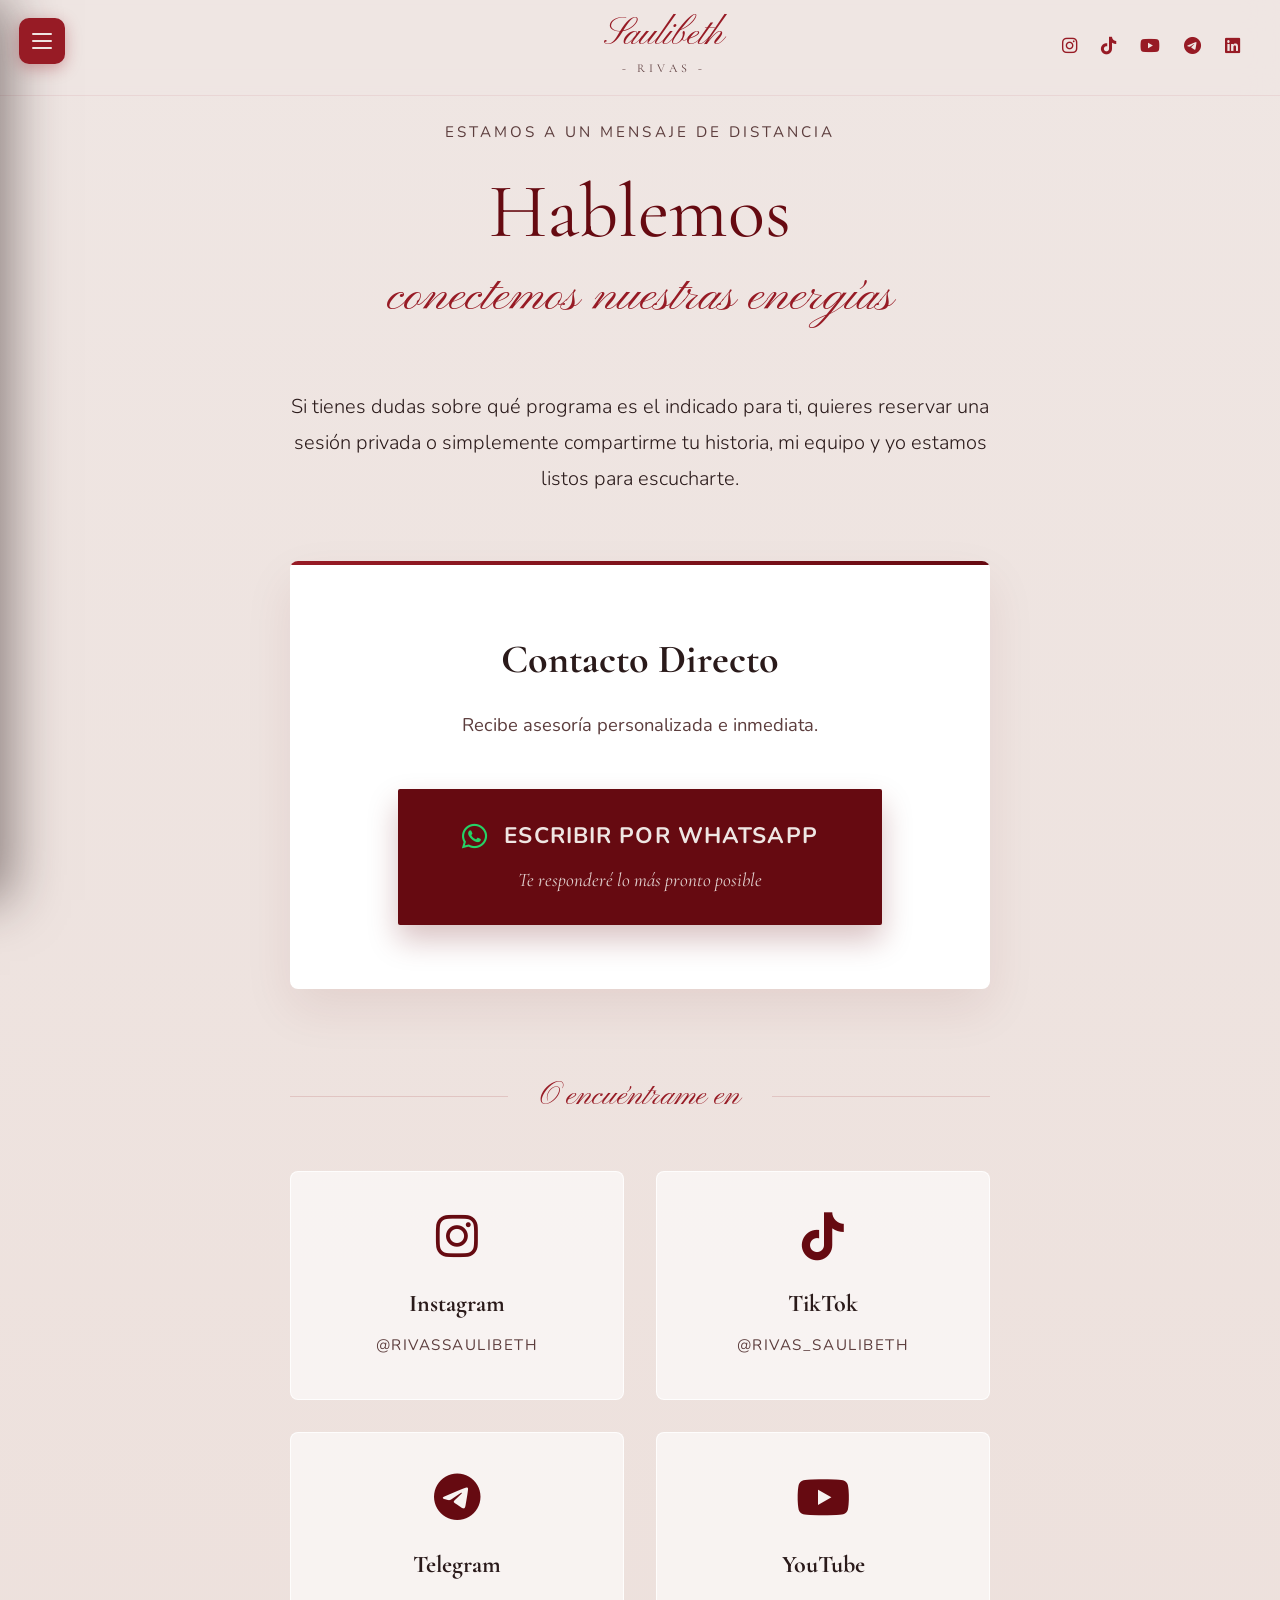
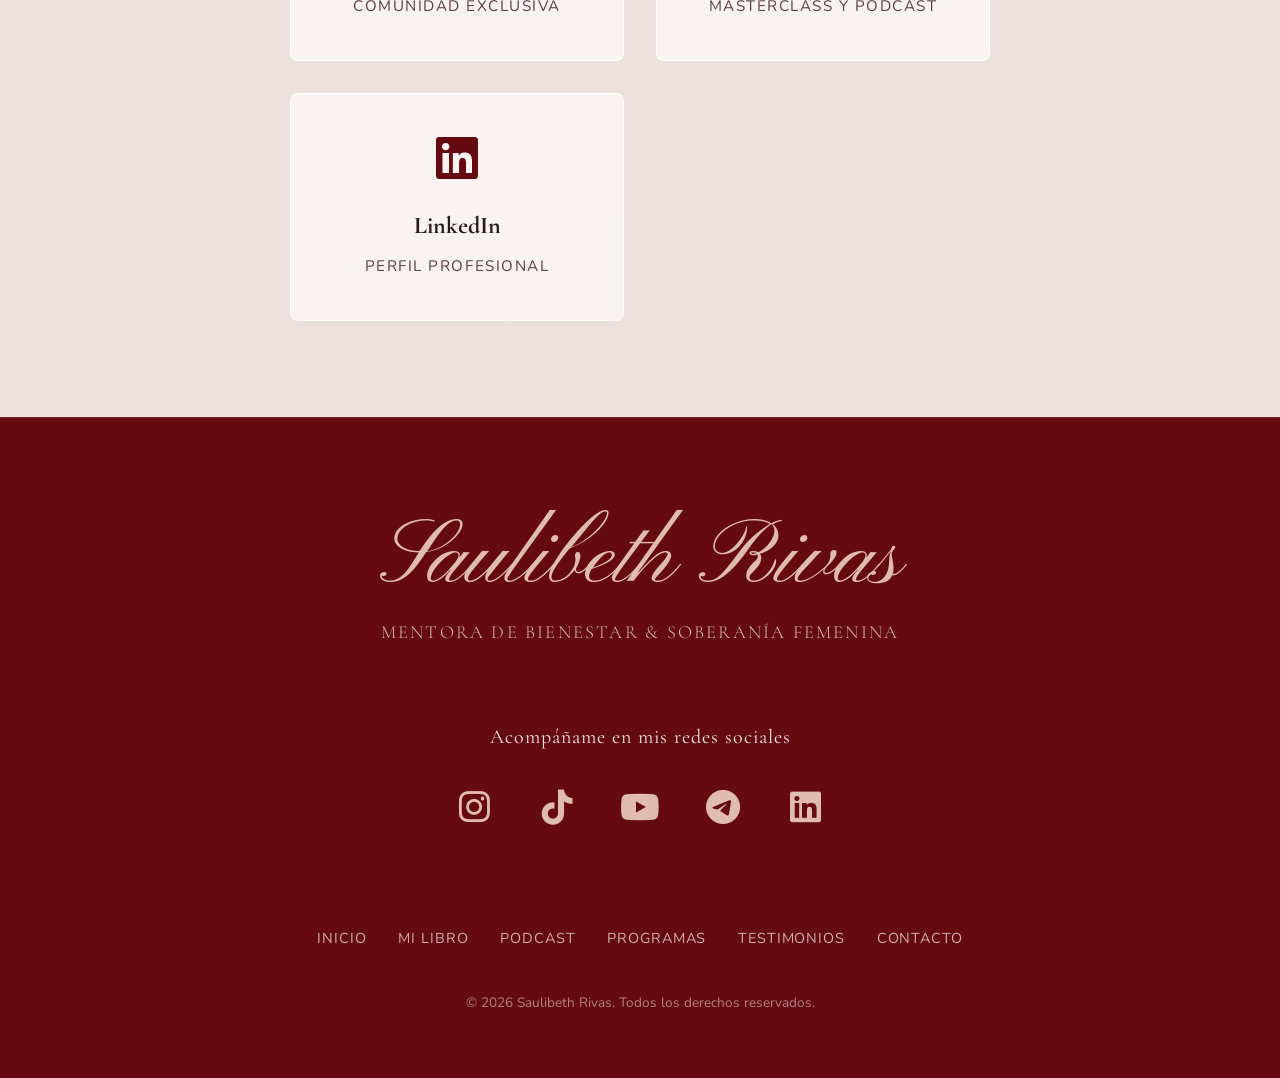
<file: contacto.html>
<!DOCTYPE html>
<html lang="es">
<head>
  <meta charset="UTF-8">
  <meta name="viewport" content="width=device-width, initial-scale=1.0">
  <meta name="theme-color" content="#EFE6E3">
  
  <!-- Favicon de la pestaña del navegador -->
  <link rel="icon" type="image/x-icon" href="assets/favicon.ico">
  <link rel="icon" type="image/png" sizes="32x32" href="assets/favicon-32x32.png">
  <link rel="icon" type="image/png" sizes="16x16" href="assets/favicon-16x16.png">
  <link rel="apple-touch-icon" sizes="180x180" href="assets/apple-touch-icon.png">
  
  <title>Contacto - Saulibeth Rivas</title>
  <meta name="description" content="Conecta con Saulibeth Rivas. Encuentra todas mis redes sociales y escríbeme directamente por WhatsApp." />
  
  <!-- Fonts -->
  <link rel="preconnect" href="https://fonts.googleapis.com">
  <link rel="preconnect" href="https://fonts.gstatic.com" crossorigin>
  <link href="https://fonts.googleapis.com/css2?family=Cormorant+Garamond:ital,wght@0,300;0,400;0,600;1,300;1,400&family=Nunito:wght@300;400;500;600;700&family=Pinyon+Script&display=swap" rel="stylesheet">
  
  <!-- Icons -->
  <link rel="stylesheet" href="https://cdnjs.cloudflare.com/ajax/libs/font-awesome/6.4.0/css/all.min.css">
  
  <!-- Styles -->
  <link rel="stylesheet" href="assets/style.css">
  
  <style>
    /* PÁGINA DE CONTACTO */
    body {
      background-color: var(--color-crema);
      background-image: linear-gradient(180deg, rgba(239, 230, 227, 0) 0%, rgba(224, 188, 175, 0.2) 100%);
      min-height: 100vh;
      display: flex;
      flex-direction: column;
    }
    
    main {
      flex: 1;
      display: flex;
      flex-direction: column;
      justify-content: center;
    }
    
    .contact-wrapper {
      max-width: 1000px;
      margin: 120px auto 6rem;
      padding: 0 2.5rem;
      text-align: center;
    }
    
    .contact-eyebrow {
      font-family: var(--font-body);
      font-size: 0.95rem;
      text-transform: uppercase;
      letter-spacing: 0.2em;
      color: var(--text-medium);
      display: block;
      margin-bottom: 1.5rem;
    }
    
    .contact-title {
      font-family: var(--font-serif);
      font-size: clamp(3.5rem, 6vw, 5rem);
      color: var(--color-vinotinto);
      font-weight: 400;
      line-height: 1.1;
      margin-bottom: 0.5rem;
    }
    
    .contact-script {
      font-family: var(--font-script);
      font-size: clamp(2.5rem, 4vw, 3.5rem);
      color: var(--color-rojo);
      display: block;
      margin-top: -0.5rem;
      margin-bottom: 3rem;
    }
    
    .contact-desc {
      font-size: 1.25rem;
      color: var(--text-dark);
      line-height: 1.8;
      font-weight: 300;
      max-width: 700px;
      margin: 0 auto 4rem;
    }

    /* BOTÓN GIGANTE DE WHATSAPP */
    .whatsapp-huge-card {
      background: #ffffff;
      padding: 4rem;
      border-radius: 8px;
      box-shadow: 0 20px 50px rgba(102, 10, 17, 0.08);
      margin-bottom: 5rem;
      position: relative;
      overflow: hidden;
    }
    
    .whatsapp-huge-card::before {
      content: '';
      position: absolute;
      top: 0;
      left: 0;
      width: 100%;
      height: 4px;
      background: linear-gradient(90deg, var(--color-rojo), var(--color-vinotinto));
    }
    
    .whatsapp-huge-card h3 {
      font-family: var(--font-serif);
      font-size: 2.5rem;
      color: var(--text-dark);
      margin-bottom: 1rem;
    }
    
    .whatsapp-huge-card p {
      font-size: 1.15rem;
      color: var(--text-medium);
      margin-bottom: 3rem;
    }
    
    .btn-elaborated {
      display: inline-flex;
      flex-direction: column;
      align-items: center;
      background: var(--color-vinotinto);
      color: var(--color-crema);
      padding: 1.8rem 4rem;
      border-radius: 2px;
      text-decoration: none;
      transition: transform 0.4s, box-shadow 0.4s;
      position: relative;
      box-shadow: 0 15px 30px rgba(102, 10, 17, 0.25);
      max-width: 500px;
      margin: 0 auto;
    }
    
    .btn-elaborated:hover {
      transform: translateY(-5px);
      box-shadow: 0 20px 40px rgba(102, 10, 17, 0.35);
      background: #4d0810;
    }
    
    .btn-elaborated-title {
      font-family: var(--font-body);
      font-size: 1.4rem;
      font-weight: 700;
      letter-spacing: 0.05em;
      text-transform: uppercase;
      margin-bottom: 0.5rem;
      display: flex;
      align-items: center;
      justify-content: center;
      gap: 1rem;
      width: 100%;
    }
    
    .btn-elaborated-title i {
      font-size: 1.8rem;
      color: #25D366; /* Verde oficial de WhatsApp para resaltar sobre el vinotinto */
    }

    .btn-elaborated-subtitle {
      font-family: var(--font-serif);
      font-size: 1.2rem;
      font-style: italic;
      color: var(--color-crema);
      opacity: 0.9;
      font-weight: 400;
    }

    /* GRID DE REDES SOCIALES */
    .social-divider {
      display: flex;
      align-items: center;
      text-align: center;
      margin: 4rem 0 3rem;
    }
    
    .social-divider::before,
    .social-divider::after {
      content: '';
      flex: 1;
      border-bottom: 1px solid rgba(151,27,37,0.15);
    }
    
    .social-divider span {
      padding: 0 2rem;
      font-family: var(--font-script);
      font-size: 2rem;
      color: var(--color-rojo);
    }

    .social-grid {
      display: grid;
      grid-template-columns: repeat(auto-fit, minmax(250px, 1fr));
      gap: 2rem;
    }
    
    .social-card {
      background: rgba(255, 255, 255, 0.6);
      backdrop-filter: blur(10px);
      border: 1px solid rgba(255, 255, 255, 0.8);
      padding: 2.5rem 2rem;
      border-radius: 8px;
      display: flex;
      flex-direction: column;
      align-items: center;
      text-decoration: none;
      transition: transform 0.4s, background 0.4s;
    }
    
    .social-card:hover {
      transform: translateY(-5px);
      background: #ffffff;
      box-shadow: 0 15px 30px rgba(102, 10, 17, 0.05);
    }
    
    .social-card i {
      font-size: 3rem;
      color: var(--color-vinotinto);
      margin-bottom: 1.5rem;
      transition: color 0.3s, transform 0.3s;
    }
    
    .social-card:hover i {
      color: var(--color-rojo);
      transform: scale(1.1);
    }
    
    .social-card h4 {
      font-family: var(--font-serif);
      font-size: 1.5rem;
      color: var(--text-dark);
      margin-bottom: 0.5rem;
    }
    
    .social-card p {
      font-family: var(--font-body);
      font-size: 0.95rem;
      color: var(--text-medium);
      text-transform: uppercase;
      letter-spacing: 0.1em;
    }
    
    @media (max-width: 768px) {
      .sidebar {
        width: 320px;
        max-width: 88vw;
        padding: 4.2rem 1.6rem 3rem;
        overflow-y: auto;
        -webkit-overflow-scrolling: touch;
        overscroll-behavior-y: contain;
      }
      .sidebar-nav {
        gap: 1.1rem;
        margin-top: 0.8rem;
      }
      .sidebar-nav a {
        font-size: 1.65rem;
      }
      .sidebar-divider {
        margin: 1.15rem 0;
      }
      .sidebar-social-block {
        margin-top: 1.6rem;
        padding-top: 1.2rem;
        padding-bottom: 2.5rem;
      }
      .whatsapp-huge-card {
        padding: 3rem 2rem;
      }
      .btn-elaborated {
        padding: 1.5rem;
      }
      .btn-elaborated-title {
        font-size: 1.2rem;
      }
    }
  
    /* Sidebar Social Navigation (Unified Contrast & Brand Style) */
/* Sidebar Social Navigation (Unified Contrast & Brand Style) */
.sidebar-social-block {
  margin-top: auto;
  padding-top: 2rem;
  border-top: 1px solid rgba(239, 230, 227, 0.25);
}
.sidebar-social-label {
  font-family: var(--font-serif);
  font-size: 0.95rem;
  text-transform: uppercase;
  letter-spacing: 0.15em;
  color: rgba(239, 230, 227, 0.95);
  display: block;
  margin-bottom: 1rem;
  font-weight: 600;
}
.sidebar-social-icons {
  display: flex;
  gap: 0.85rem;
  flex-wrap: wrap;
}
.sidebar-social-icons a {
  width: 44px;
  height: 44px;
  border-radius: 50%;
  background: rgba(255, 255, 255, 0.16);
  border: 1px solid rgba(255, 255, 255, 0.35);
  color: #ffffff !important;
  display: flex;
  align-items: center;
  justify-content: center;
  font-size: 1.2rem;
  text-decoration: none;
  transition: all 0.3s var(--ease-out);
  box-shadow: 0 4px 14px rgba(0, 0, 0, 0.18);
}
.sidebar-social-icons a:hover {
  background: #ffffff;
  color: #971B25 !important;
  transform: translateY(-3px);
  box-shadow: 0 8px 20px rgba(0, 0, 0, 0.3);
}

  </style>
</head>
<body>

  <div class="sidebar-overlay" id="sidebarOverlay"></div>
  <nav class="sidebar" id="sidebar">
    <button class="sidebar-close" id="sidebarClose">×</button>
    <ul class="sidebar-nav">
      <li><a href="index.html">Inicio</a></li>
      <li><a href="index.html#libro">Mi Libro</a></li>
      <li><a href="index.html#podcast">Podcast</a></li>
      <hr class="sidebar-divider">
      <li><a href="cursos.html">Programas</a></li>
      <li><a href="testimonios.html">Testimonios</a></li>
      <hr class="sidebar-divider">
      <li><a href="contacto.html" class="active">Contacto</a></li>
    </ul>
      <div class="sidebar-social-block">
      <span class="sidebar-social-label">Sígueme en Redes</span>
      <div class="sidebar-social-icons">
        <a href="https://www.instagram.com/rivassaulibeth/" target="_blank" rel="noopener noreferrer" aria-label="Instagram"><i class="fa-brands fa-instagram"></i></a>
        <a href="https://www.tiktok.com/@rivas_saulibeth" target="_blank" rel="noopener noreferrer" aria-label="TikTok"><i class="fa-brands fa-tiktok"></i></a>
        <a href="https://www.youtube.com/@saulibethrivas" target="_blank" rel="noopener noreferrer" aria-label="YouTube"><i class="fa-brands fa-youtube"></i></a>
        <a href="https://t.me/+IA5EclvWVjMuERb3" target="_blank" rel="noopener noreferrer" aria-label="Telegram"><i class="fa-brands fa-telegram"></i></a>
        <a href="https://www.linkedin.com/in/saulibeth-rivas-59ba6620a/" target="_blank" rel="noopener noreferrer" aria-label="LinkedIn"><i class="fa-brands fa-linkedin"></i></a>
      </div>
    </div>
  </nav>

  <button class="hamburger-btn" id="hamburgerBtn" aria-label="Menú">
    <span></span><span></span><span></span>
  </button>

  <header id="mainHeader">
    <a href="index.html" class="header-logo">
      <span class="script-name">Saulibeth</span>
      <span class="serif-subtitle">- Rivas -</span>
    </a>
    <!-- En esta página ocultamos los iconitos pequeños del header para enfocar la atención en el centro -->
    <div class="header-social">
      <a href="https://www.instagram.com/rivassaulibeth/" target="_blank" rel="noopener noreferrer" aria-label="Instagram"><i class="fa-brands fa-instagram"></i></a>
      <a href="https://www.tiktok.com/@rivas_saulibeth" target="_blank" rel="noopener noreferrer" aria-label="TikTok"><i class="fa-brands fa-tiktok"></i></a>
      <a href="https://www.youtube.com/@saulibethrivas" target="_blank" rel="noopener noreferrer" aria-label="YouTube"><i class="fa-brands fa-youtube"></i></a>
      <a href="https://t.me/+IA5EclvWVjMuERb3" target="_blank" rel="noopener noreferrer" aria-label="Telegram"><i class="fa-brands fa-telegram"></i></a>
      <a href="https://www.linkedin.com/in/saulibeth-rivas-59ba6620a/" target="_blank" rel="noopener noreferrer" aria-label="LinkedIn"><i class="fa-brands fa-linkedin"></i></a>
    </div>
  </header>

  <main>
    <section class="contact-wrapper fade-up">
      <span class="contact-eyebrow">Estamos a un mensaje de distancia</span>
      <h1 class="contact-title">Hablemos</h1>
      <span class="contact-script">conectemos nuestras energías</span>
      
      <p class="contact-desc">Si tienes dudas sobre qué programa es el indicado para ti, quieres reservar una sesión privada o simplemente compartirme tu historia, mi equipo y yo estamos listos para escucharte.</p>
      
      <!-- GRAN BOTÓN DE WHATSAPP -->
      <div class="whatsapp-huge-card">
        <h3>Contacto Directo</h3>
        <p>Recibe asesoría personalizada e inmediata.</p>
        
        <a href="https://wa.me/584122570591" target="_blank" class="btn-elaborated">
          <span class="btn-elaborated-title">
            <i class="fab fa-whatsapp"></i> Escribir por WhatsApp
          </span>
          <span class="btn-elaborated-subtitle">Te responderé lo más pronto posible</span>
        </a>
      </div>
      
      <!-- DIVISOR -->
      <div class="social-divider">
        <span>O encuéntrame en</span>
      </div>
      
      <!-- REDES SOCIALES -->
      <div class="social-grid">
        
        <a href="https://www.instagram.com/rivassaulibeth/" target="_blank" class="social-card">
          <i class="fab fa-instagram"></i>
          <h4>Instagram</h4>
          <p>@rivassaulibeth</p>
        </a>
        
        <a href="https://www.tiktok.com/@rivas_saulibeth" target="_blank" class="social-card">
          <i class="fab fa-tiktok"></i>
          <h4>TikTok</h4>
          <p>@rivas_saulibeth</p>
        </a>
        
        <a href="https://t.me/+IA5EclvWVjMuERb3" target="_blank" class="social-card">
          <i class="fab fa-telegram"></i>
          <h4>Telegram</h4>
          <p>Comunidad Exclusiva</p>
        </a>
        
        <a href="https://www.youtube.com/@saulibethrivas" target="_blank" class="social-card">
          <i class="fab fa-youtube"></i>
          <h4>YouTube</h4>
          <p>Masterclass y Podcast</p>
        </a>
        
        <a href="https://www.linkedin.com/in/saulibeth-rivas-59ba6620a/" target="_blank" class="social-card">
          <i class="fab fa-linkedin"></i>
          <h4>LinkedIn</h4>
          <p>Perfil Profesional</p>
        </a>
        
      </div>
    </section>
  </main>

    <footer>
    <div class="footer-inner">
      <a href="index.html" class="footer-monumental-name">Saulibeth Rivas</a>
      <p class="footer-tagline">Mentora de Bienestar &amp; Soberanía Femenina</p>
      
      <div class="footer-social-section">
        <span class="footer-social-label">Acompáñame en mis redes sociales</span>
        <div class="footer-social-bar">
          <a href="https://www.instagram.com/rivassaulibeth/" target="_blank" rel="noopener noreferrer" class="footer-social-icon" aria-label="Instagram">
            <i class="fa-brands fa-instagram"></i>
          </a>
          <a href="https://www.tiktok.com/@rivas_saulibeth" target="_blank" rel="noopener noreferrer" class="footer-social-icon" aria-label="TikTok">
            <i class="fa-brands fa-tiktok"></i>
          </a>
          <a href="https://www.youtube.com/@saulibethrivas" target="_blank" rel="noopener noreferrer" class="footer-social-icon" aria-label="YouTube">
            <i class="fa-brands fa-youtube"></i>
          </a>
          <a href="https://t.me/+IA5EclvWVjMuERb3" target="_blank" rel="noopener noreferrer" class="footer-social-icon" aria-label="Telegram">
            <i class="fa-brands fa-telegram"></i>
          </a>
          <a href="https://www.linkedin.com/in/saulibeth-rivas-59ba6620a/" target="_blank" rel="noopener noreferrer" class="footer-social-icon" aria-label="LinkedIn">
            <i class="fa-brands fa-linkedin"></i>
          </a>
        </div>
      </div>

      <div class="footer-nav-simple">
        <a href="index.html">Inicio</a>
        <a href="index.html#libro">Mi Libro</a>
        <a href="index.html#podcast">Podcast</a>
        <a href="cursos.html">Programas</a>
        <a href="testimonios.html">Testimonios</a>
        <a href="contacto.html">Contacto</a>
      </div>

      <p class="footer-copy">&copy; 2026 Saulibeth Rivas. Todos los derechos reservados.</p>
    </div>
  </footer>

  <script>
    const hamburgerBtn = document.getElementById('hamburgerBtn');
    const sidebar = document.getElementById('sidebar');
    const sidebarClose = document.getElementById('sidebarClose');
    const sidebarOverlay = document.getElementById('sidebarOverlay');
    const header = document.getElementById('mainHeader');

    function toggleSidebar() {
      sidebar.classList.toggle('open');
      sidebarOverlay.classList.toggle('active');
      if(sidebar.classList.contains('open')) document.body.style.overflow = 'hidden'; else document.body.style.overflow = '';
    }

    hamburgerBtn.addEventListener('click', toggleSidebar);
    sidebarClose.addEventListener('click', toggleSidebar);
    sidebarOverlay.addEventListener('click', toggleSidebar);

    window.addEventListener('scroll', () => {
      if (window.scrollY > 50) {
        header.style.background = 'rgba(239, 230, 227, 0.98)';
        header.style.boxShadow = '0 4px 20px rgba(151,27,37,0.05)';
      } else {
        header.style.background = 'rgba(239, 230, 227, 0.93)';
        header.style.boxShadow = 'none';
      }
    });
  </script>
</body>
</html>
</file>
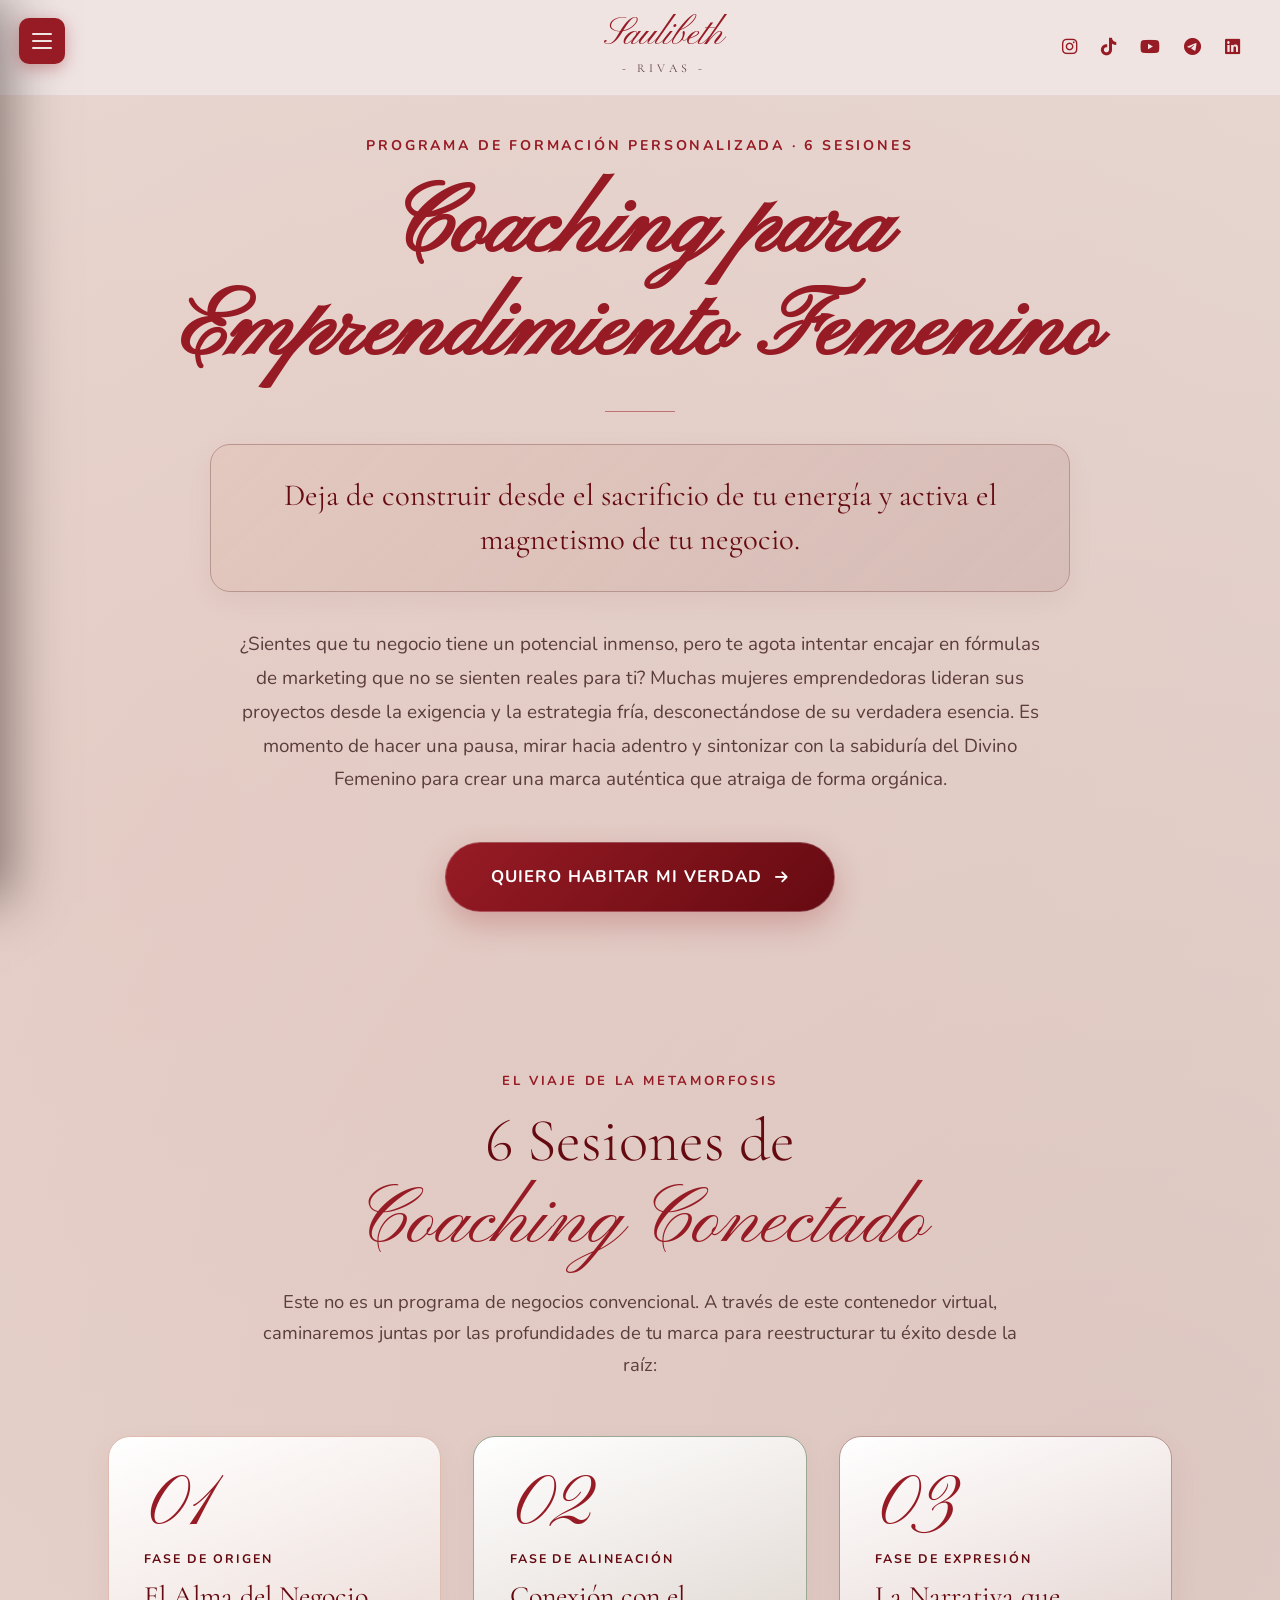
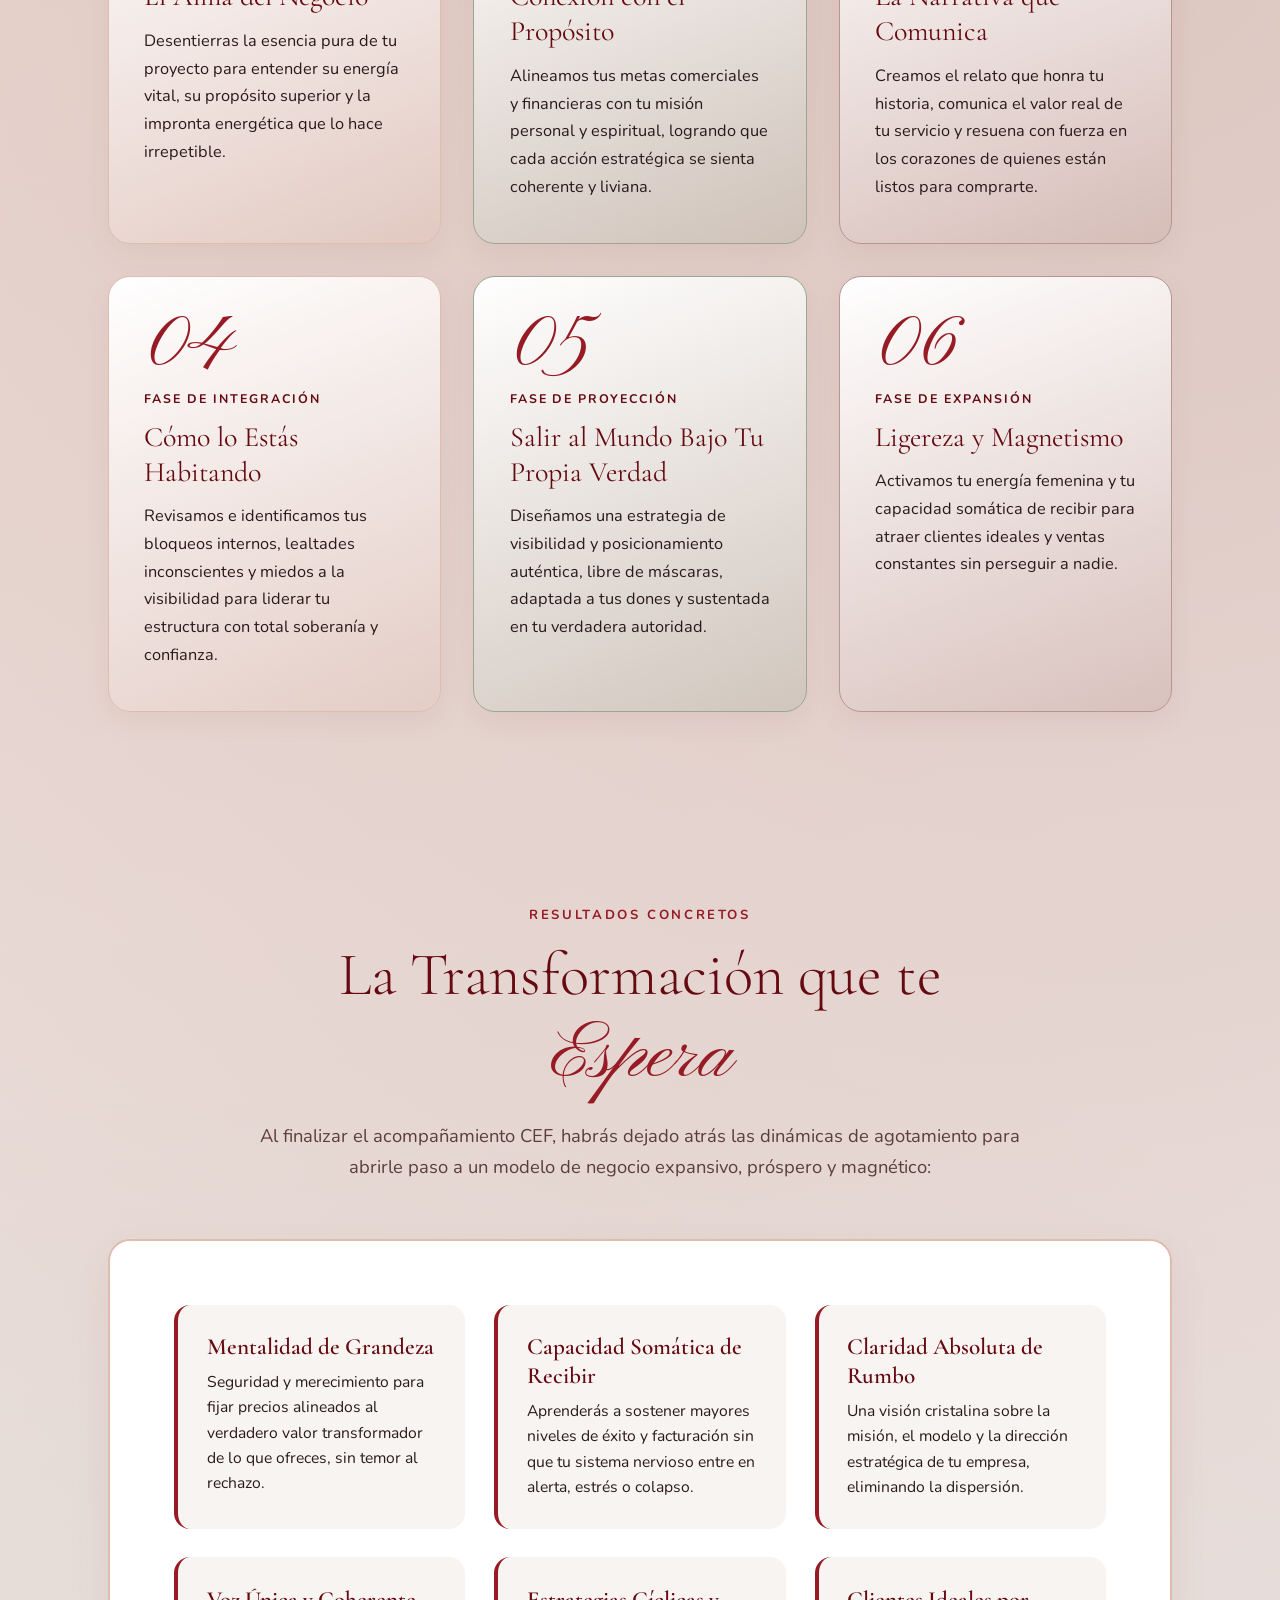
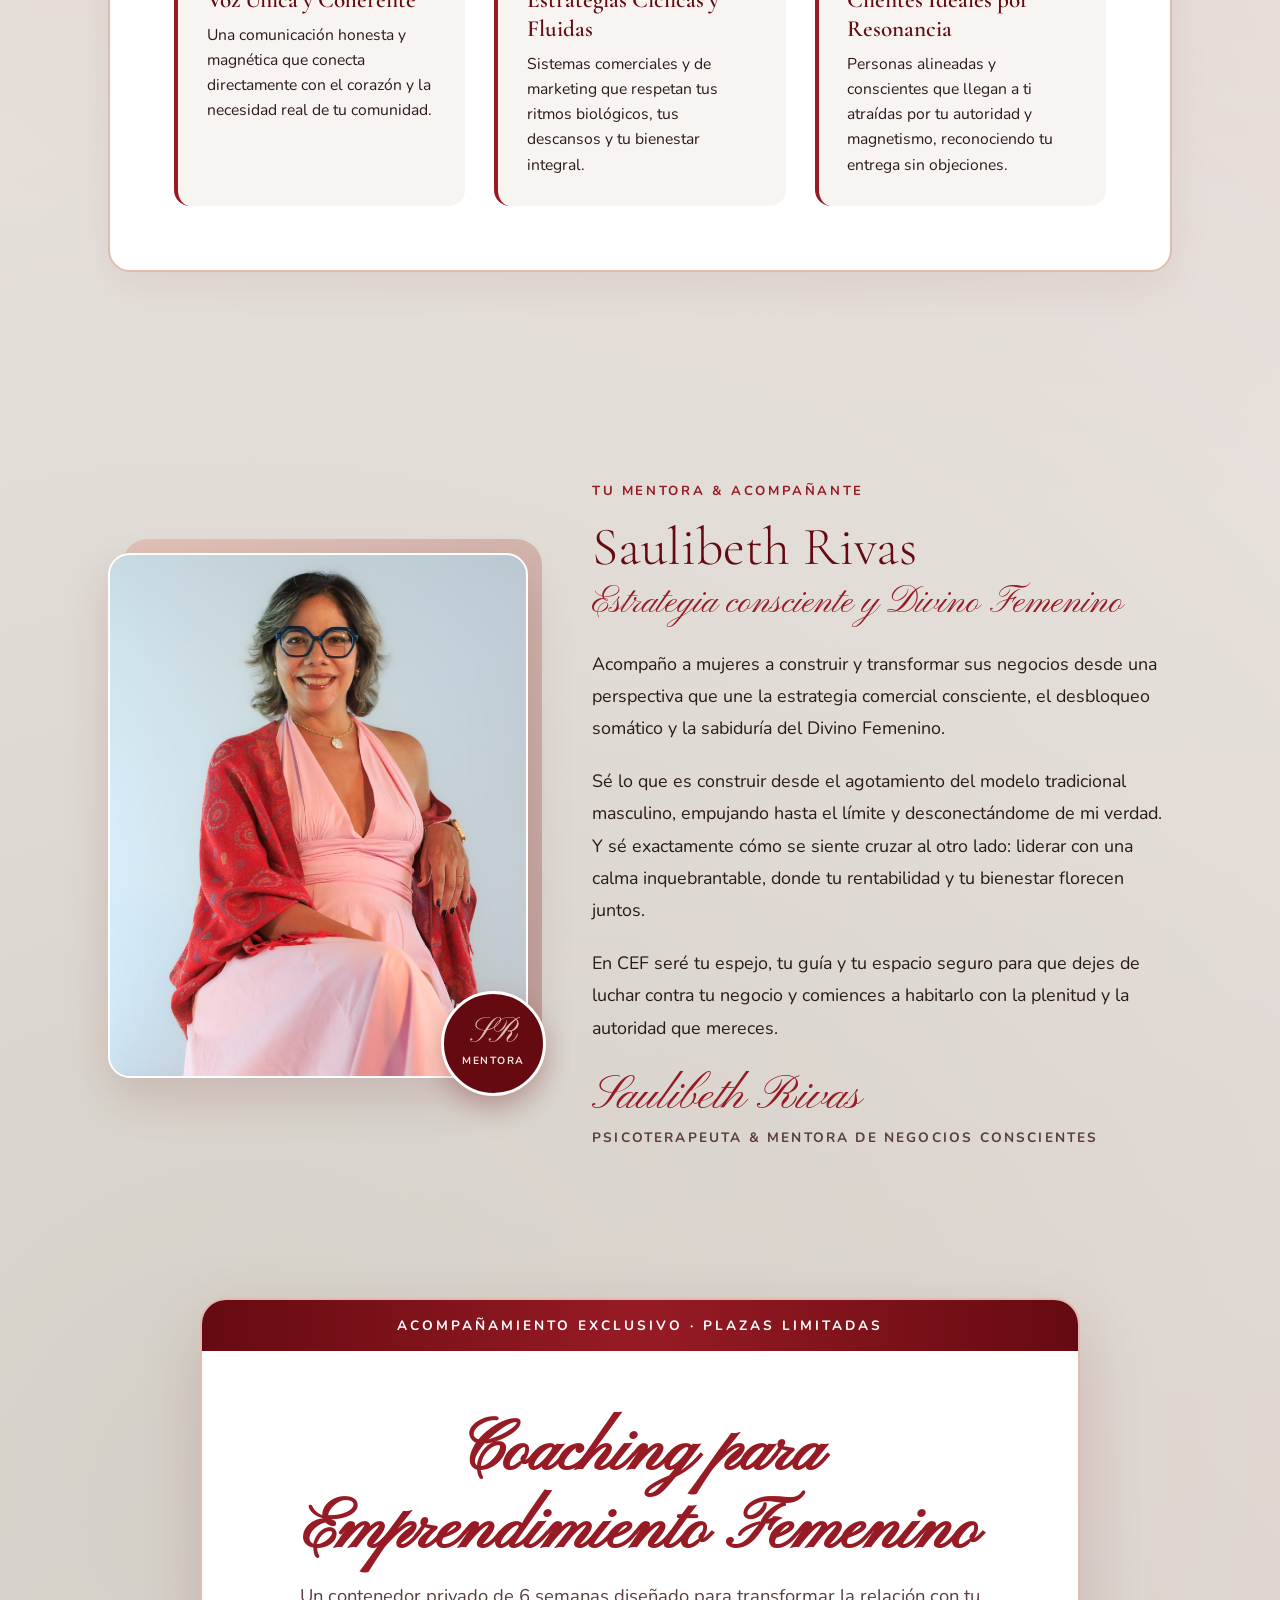
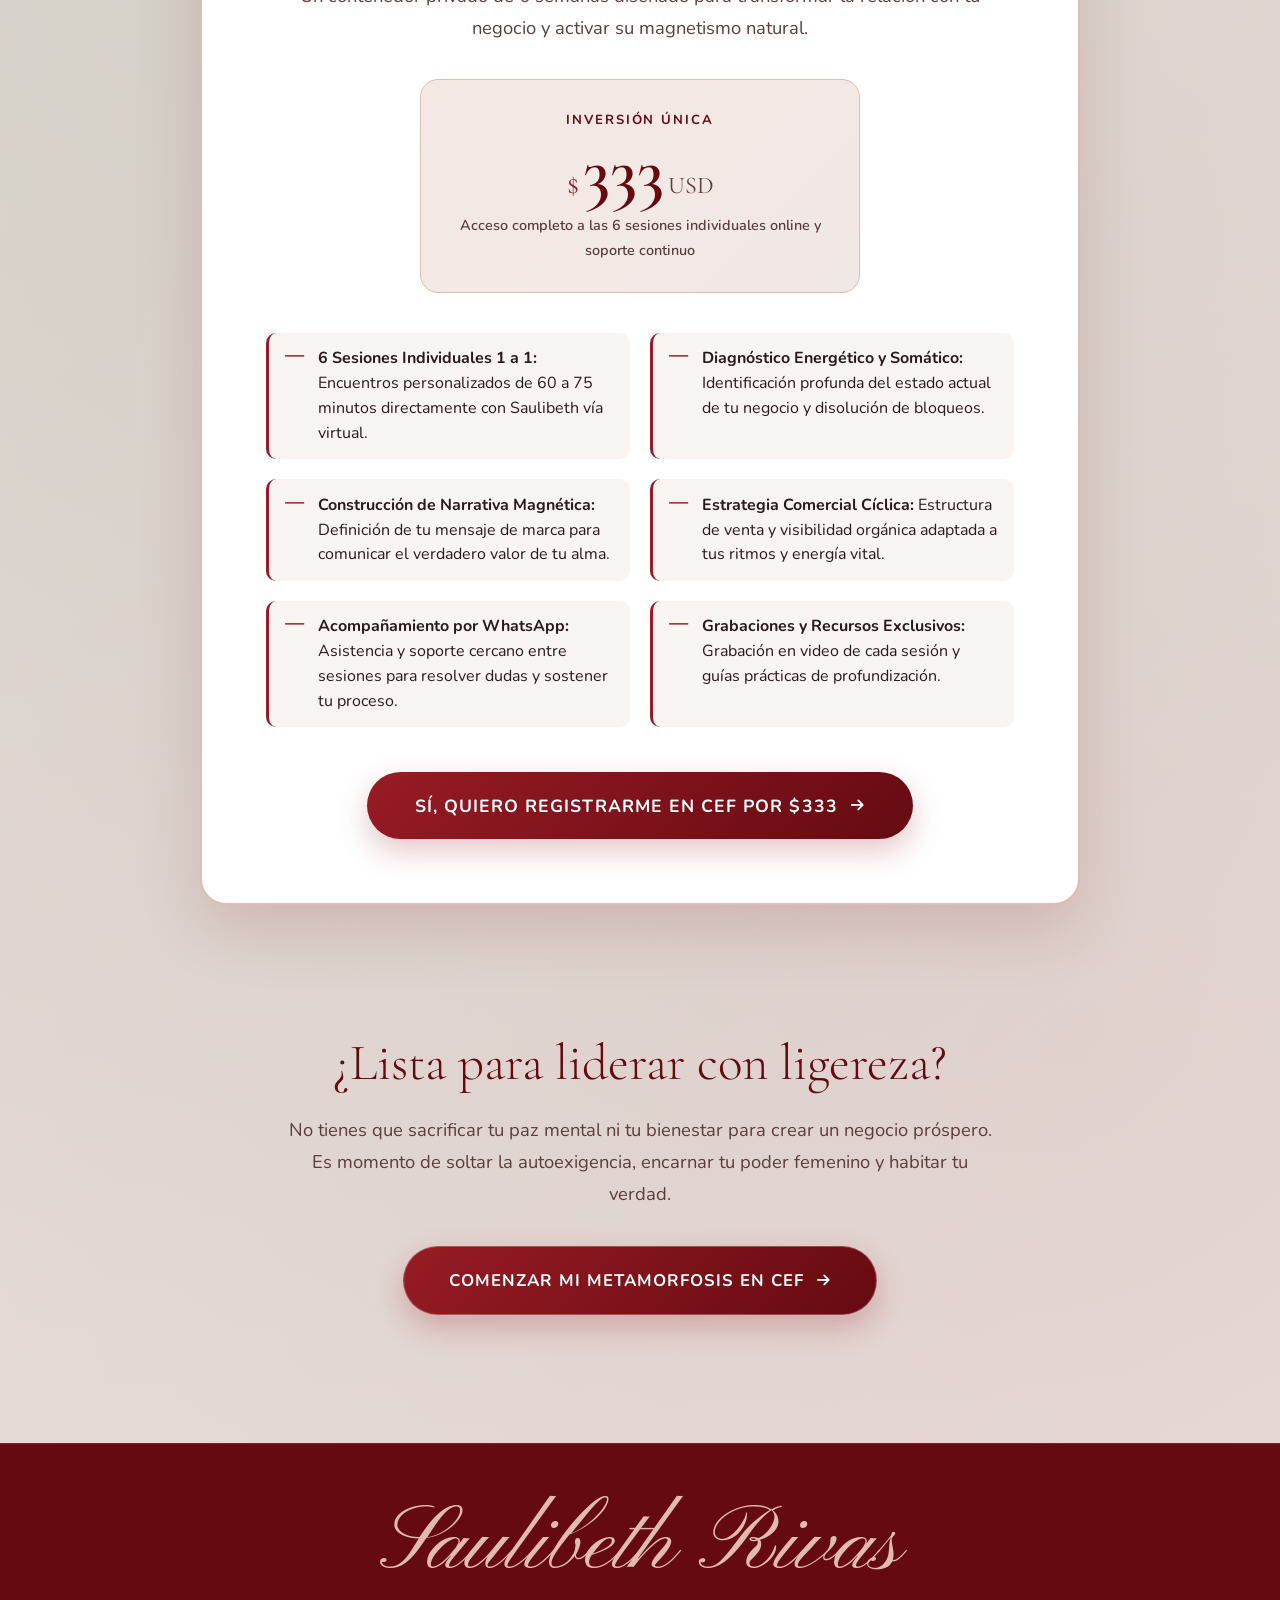
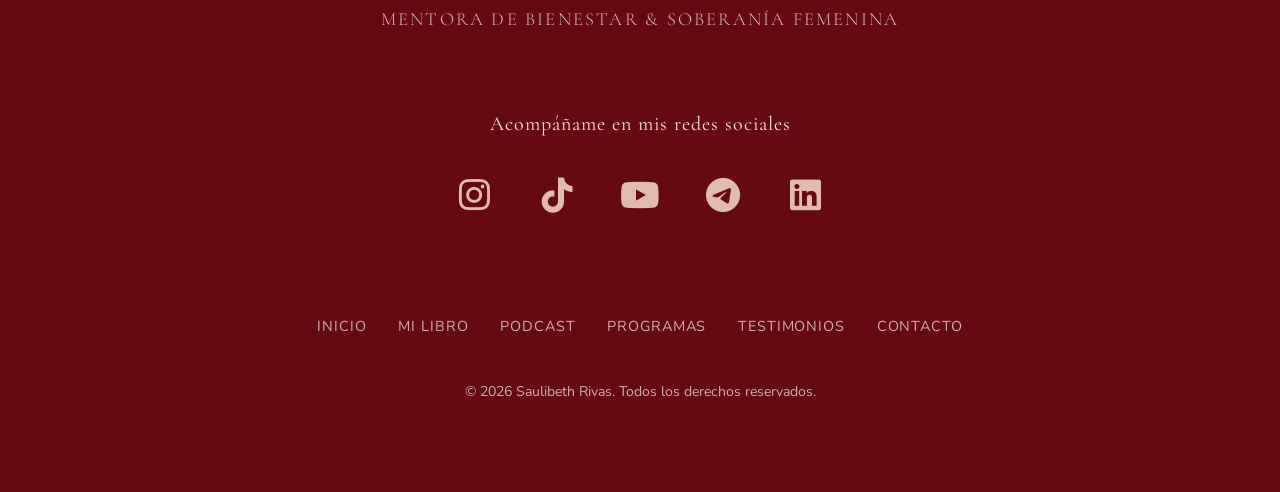
<file: curso-cef.html>
<!DOCTYPE html>
<html lang="es">
<head>
  <meta charset="UTF-8">
  <meta name="viewport" content="width=device-width, initial-scale=1.0">
  <meta name="theme-color" content="#EFE6E3">
  
  <!-- Favicon de la pestaña del navegador -->
  <link rel="icon" type="image/x-icon" href="assets/favicon.ico">
  <link rel="icon" type="image/png" sizes="32x32" href="assets/favicon-32x32.png">
  <link rel="icon" type="image/png" sizes="16x16" href="assets/favicon-16x16.png">
  <link rel="apple-touch-icon" sizes="180x180" href="assets/apple-touch-icon.png">
  
  <title>CEF: Coaching para Emprendimiento Femenino - Saulibeth Rivas</title>
  
  <meta name="description" content="Deja de construir desde el sacrificio de tu energía y activa el magnetismo de tu negocio con CEF. 6 sesiones personalizadas con Saulibeth Rivas." />
  
  <!-- Fonts Oficiales de la Página Principal (index.html) -->
  <link rel="preconnect" href="https://fonts.googleapis.com">
  <link rel="preconnect" href="https://fonts.gstatic.com" crossorigin>
  <link href="https://fonts.googleapis.com/css2?family=Cormorant+Garamond:ital,wght@0,300;0,400;0,600;1,300;1,400&family=Nunito:wght@300;400;500;600;700&family=Pinyon+Script&display=swap" rel="stylesheet">
  
  <!-- Icons (Solo navegación y flechas funcionales) -->
  <link rel="stylesheet" href="https://cdnjs.cloudflare.com/ajax/libs/font-awesome/6.4.0/css/all.min.css">
  
  <!-- Base Style Global -->
  <link rel="stylesheet" href="assets/style.css">
  
  <style>
    /* =========================================================
       CEF: COACHING PARA EMPRENDIMIENTO FEMENINO - SAULIBETH RIVAS
       Misma tipografía exacta de index.html:
       - Título principal Hero: Pinyon Script en #971B25
       - Títulos de sección: Cormorant Garamond (weight 300/400) + em en Pinyon Script
       - Textos y cuerpo: Nunito
       - Paleta: #971B25, #660A11, #E0BCAF, #9AA793, #B99590, #EFE6E3
       ========================================================= */

    :root {
      --color-rojo: #971B25;
      --color-vinotinto: #660A11;
      --color-sage: #9AA793;
      --color-nude: #E0BCAF;
      --color-mauve: #B99590;
      --color-crema: #EFE6E3;
      --color-dark: #2A1A1A;
      --color-medium: #5C3D3D;

      --font-script: 'Pinyon Script', cursive;
      --font-body: 'Nunito', sans-serif;
      --font-serif: 'Cormorant Garamond', serif;
    }

    * {
      box-sizing: border-box;
      margin: 0;
      padding: 0;
    }

    body {
      background-color: var(--color-crema);
      background-image: 
        radial-gradient(circle at 12% 12%, rgba(224, 188, 175, 0.45) 0%, transparent 42%),
        radial-gradient(circle at 88% 22%, rgba(185, 149, 144, 0.35) 0%, transparent 40%),
        radial-gradient(circle at 18% 68%, rgba(154, 167, 147, 0.3) 0%, transparent 45%),
        radial-gradient(circle at 85% 85%, rgba(151, 27, 37, 0.08) 0%, transparent 35%);
      color: var(--color-dark);
      font-family: var(--font-body);
      font-size: 1.05rem;
      line-height: 1.75;
      overflow-x: hidden;
    }

    .landing-wrapper {
      max-width: 1120px;
      margin: 0 auto;
      padding: 0 1.75rem;
    }

    /* =========================================================
       BOTÓN PERSISTENTE DE COMPRA (STICKY BOTTOM BAR)
       En desktop: barra flotante elegante con nombre y CTA
       En móvil: exclusivamente el botón de Obtener Programa
       ========================================================= */
    .sticky-buy-bar {
      position: fixed;
      bottom: 22px;
      left: 50%;
      transform: translate(-50%, 140%);
      z-index: 999;
      width: calc(100% - 2.5rem);
      max-width: 590px;
      background: rgba(239, 230, 227, 0.94);
      backdrop-filter: blur(20px);
      -webkit-backdrop-filter: blur(20px);
      border: 1.5px solid var(--color-mauve);
      border-radius: 9999px;
      box-shadow: 0 16px 40px rgba(102, 10, 17, 0.16);
      padding: 0.6rem 0.8rem 0.6rem 1.6rem;
      display: flex;
      align-items: center;
      justify-content: space-between;
      gap: 1rem;
      transition: transform 0.45s cubic-bezier(0.16, 1, 0.3, 1), opacity 0.45s ease;
      opacity: 0;
      pointer-events: none;
    }
    .sticky-buy-bar.visible {
      transform: translate(-50%, 0);
      opacity: 1;
      pointer-events: auto;
    }
    .sticky-info {
      display: flex;
      flex-direction: column;
    }
    .sticky-tag {
      font-size: 0.72rem;
      text-transform: uppercase;
      letter-spacing: 0.16em;
      color: var(--color-rojo);
      font-weight: 700;
    }
    .sticky-name {
      font-family: var(--font-serif);
      font-size: 1.25rem;
      font-weight: 400;
      color: var(--color-vinotinto);
      line-height: 1.1;
    }
    .btn-sticky-action {
      display: inline-flex;
      align-items: center;
      gap: 0.65rem;
      padding: 0.8rem 1.75rem;
      border-radius: 9999px;
      background: linear-gradient(135deg, var(--color-rojo) 0%, var(--color-vinotinto) 100%);
      color: #ffffff !important;
      font-weight: 700;
      font-size: 0.92rem;
      text-transform: uppercase;
      letter-spacing: 0.08em;
      text-decoration: none;
      white-space: nowrap;
      border: 1px solid rgba(255, 255, 255, 0.3);
      box-shadow: 0 6px 18px rgba(151, 27, 37, 0.28);
      transition: transform 0.25s ease, box-shadow 0.25s ease;
      cursor: pointer;
    }
    .btn-sticky-action:hover {
      transform: scale(1.03);
      box-shadow: 0 10px 24px rgba(151, 27, 37, 0.4);
    }
    .btn-sticky-action i {
      font-size: 0.82rem;
      transition: transform 0.25s ease;
    }
    .btn-sticky-action:hover i {
      transform: translateX(3px);
    }

    /* =========================================================
       BOTONES DE ALTA COSTURA
       ========================================================= */
    .btn-luxury-primary {
      display: inline-flex;
      align-items: center;
      justify-content: center;
      gap: 0.85rem;
      padding: 1.2rem 2.8rem;
      border-radius: 9999px;
      background: linear-gradient(135deg, var(--color-rojo) 0%, var(--color-vinotinto) 100%);
      color: #ffffff !important;
      font-weight: 700;
      font-size: 1.05rem;
      letter-spacing: 0.06em;
      text-transform: uppercase;
      text-decoration: none;
      border: 1px solid rgba(255, 255, 255, 0.25);
      box-shadow: 0 12px 30px rgba(151, 27, 37, 0.25);
      transition: all 0.35s cubic-bezier(0.16, 1, 0.3, 1);
      position: relative;
      overflow: hidden;
      cursor: pointer;
    }
    .btn-luxury-primary::before {
      content: '';
      position: absolute;
      top: 0; left: -100%;
      width: 60%; height: 100%;
      background: linear-gradient(90deg, transparent, rgba(255, 255, 255, 0.35), transparent);
      transform: skewX(-25deg);
      transition: 0.75s ease;
    }
    .btn-luxury-primary:hover {
      transform: translateY(-4px) scale(1.02);
      box-shadow: 0 18px 40px rgba(151, 27, 37, 0.38);
      background: linear-gradient(135deg, #a81e29 0%, var(--color-vinotinto) 100%);
    }
    .btn-luxury-primary:hover::before {
      left: 140%;
    }
    .btn-luxury-primary i {
      font-size: 0.9rem;
      transition: transform 0.25s ease;
    }
    .btn-luxury-primary:hover i {
      transform: translateX(4px);
    }

    /* =========================================================
       HERO SECTION (Misma tipografía que index.html)
       ========================================================= */
    .hero-cef {
      padding: 130px 0 50px;
      text-align: center;
      position: relative;
    }

    .hero-eyebrow {
      font-size: 0.88rem;
      font-weight: 700;
      text-transform: uppercase;
      letter-spacing: 0.2em;
      color: var(--color-rojo);
      margin-bottom: 1.2rem;
      display: inline-block;
    }

    .hero-title {
      font-family: var(--font-script) !important;
      font-size: clamp(3.8rem, 7.5vw, 6.4rem);
      color: var(--color-rojo);
      line-height: 1.08;
      margin-bottom: 2rem;
      position: relative;
      display: inline-block;
    }
    .hero-title::after {
      content: '';
      display: block;
      width: 70px;
      height: 1px;
      background: var(--color-rojo);
      margin: 1.6rem auto 0;
      opacity: 0.5;
    }

    .hero-hook-box {
      background: linear-gradient(135deg, rgba(224, 188, 175, 0.38) 0%, rgba(185, 149, 144, 0.3) 100%);
      border: 1px solid var(--color-mauve);
      border-radius: 20px;
      padding: 1.8rem 2.4rem;
      max-width: 860px;
      margin: 0 auto 2.2rem;
      box-shadow: 0 8px 28px rgba(102, 10, 17, 0.05);
    }

    .hero-hook-text {
      font-family: var(--font-serif) !important;
      font-size: clamp(1.4rem, 2.4vw, 1.95rem);
      color: var(--color-vinotinto);
      font-weight: 400;
      line-height: 1.45;
    }

    .hero-desc {
      font-size: 1.18rem;
      color: var(--color-medium);
      max-width: 800px;
      margin: 0 auto 2.8rem;
      line-height: 1.8;
      font-weight: 400;
    }

    .hero-actions {
      display: flex;
      align-items: center;
      justify-content: center;
      gap: 1.25rem;
      margin-bottom: 3rem;
    }

    /* =========================================================
       TÍTULOS DE SECCIÓN
       ========================================================= */
    .section-spacing {
      padding: 60px 0;
    }

    .section-header {
      text-align: center;
      max-width: 780px;
      margin: 0 auto 3.5rem;
    }

    .section-eyebrow {
      font-size: 0.82rem;
      font-weight: 700;
      text-transform: uppercase;
      letter-spacing: 0.2em;
      color: var(--color-rojo);
      margin-bottom: 0.75rem;
      display: block;
    }

    .section-title {
      font-family: var(--font-serif) !important;
      font-size: clamp(2.5rem, 5vw, 3.8rem);
      color: var(--color-vinotinto);
      font-weight: 300;
      line-height: 1.18;
      margin-bottom: 1rem;
    }
    .section-title em {
      font-family: var(--font-script) !important;
      color: var(--color-rojo);
      font-style: normal;
      font-size: 1.3em;
      display: inline-block;
      margin-left: 0.2rem;
    }

    .section-subtitle {
      font-size: 1.15rem;
      color: var(--color-medium);
      font-weight: 400;
      line-height: 1.7;
    }

    /* =========================================================
       SECCIÓN 1: EL ALMA DEL NEGOCIO (BLOQUE MANIFIESTO)
       ========================================================= */
    .soul-manifest-box {
      background: #ffffff;
      border-radius: 22px;
      padding: clamp(2.4rem, 5vw, 3.8rem);
      border: 2px solid var(--color-nude);
      box-shadow: 0 12px 36px rgba(102, 10, 17, 0.06);
      max-width: 920px;
      margin: 0 auto 4.5rem;
      text-align: center;
      position: relative;
    }
    .soul-manifest-box::before {
      content: '“';
      font-family: var(--font-serif);
      font-size: 6rem;
      color: var(--color-nude);
      position: absolute;
      top: -20px;
      left: 30px;
      line-height: 1;
      opacity: 0.6;
    }
    .soul-lead {
      font-family: var(--font-serif) !important;
      font-size: clamp(1.45rem, 2.5vw, 1.9rem);
      color: var(--color-vinotinto);
      font-weight: 400;
      line-height: 1.45;
      margin-bottom: 1.5rem;
    }
    .soul-body {
      font-size: 1.12rem;
      color: var(--color-dark);
      line-height: 1.8;
      max-width: 780px;
      margin: 0 auto;
    }

    /* =========================================================
       SECCIÓN 2: ¿ESTO ES PARA TI? (8 TARJETAS DE ALINEACIÓN)
       ========================================================= */
    .symptom-grid {
      display: grid;
      grid-template-columns: repeat(auto-fit, minmax(260px, 1fr));
      gap: 1.6rem;
      margin-bottom: 4rem;
    }

    .symptom-card {
      border-radius: 18px;
      padding: 2.2rem 1.8rem;
      transition: transform 0.35s ease, box-shadow 0.35s ease;
      display: flex;
      flex-direction: column;
    }
    .symptom-card:hover {
      transform: translateY(-6px);
      box-shadow: 0 16px 36px rgba(102, 10, 17, 0.1);
    }

    .card-tone-nude {
      background: linear-gradient(145deg, #ffffff 0%, rgba(224, 188, 175, 0.32) 100%);
      border: 1.5px solid var(--color-nude);
    }
    .card-tone-sage {
      background: linear-gradient(145deg, #ffffff 0%, rgba(154, 167, 147, 0.28) 100%);
      border: 1.5px solid var(--color-sage);
    }
    .card-tone-mauve {
      background: linear-gradient(145deg, #ffffff 0%, rgba(185, 149, 144, 0.28) 100%);
      border: 1.5px solid var(--color-mauve);
    }
    .card-tone-crema {
      background: linear-gradient(145deg, #ffffff 0%, rgba(239, 230, 227, 0.85) 100%);
      border: 1.5px solid rgba(151, 27, 37, 0.25);
    }

    .card-num-label {
      font-size: 0.78rem;
      font-weight: 700;
      text-transform: uppercase;
      letter-spacing: 0.14em;
      color: var(--color-rojo);
      margin-bottom: 0.75rem;
      display: block;
    }

    .symptom-title {
      font-family: var(--font-serif) !important;
      font-size: 1.4rem;
      font-weight: 400;
      color: var(--color-vinotinto);
      margin-bottom: 0.75rem;
      line-height: 1.25;
    }

    .symptom-desc {
      font-size: 0.98rem;
      color: var(--color-dark);
      line-height: 1.65;
    }

    /* =========================================================
       SECCIÓN 3: MANIFIESTO DE LA TRANSFORMACIÓN (BANNER)
       ========================================================= */
    .manifesto-banner {
      background: linear-gradient(135deg, var(--color-vinotinto) 0%, #4a070c 100%);
      border-radius: 22px;
      padding: clamp(2.8rem, 5vw, 4.2rem) clamp(1.8rem, 4vw, 3.5rem);
      color: var(--color-crema);
      text-align: center;
      margin: 2rem auto 5.5rem;
      box-shadow: 0 18px 45px rgba(102, 10, 17, 0.22);
      border: 1px solid rgba(224, 188, 175, 0.35);
      position: relative;
      overflow: hidden;
    }
    .manifesto-banner::before {
      content: '';
      position: absolute;
      top: -50px;
      right: -50px;
      width: 200px;
      height: 200px;
      border-radius: 50%;
      background: radial-gradient(circle, rgba(224, 188, 175, 0.15) 0%, transparent 70%);
      pointer-events: none;
    }
    .manifesto-tag {
      font-size: 0.8rem;
      text-transform: uppercase;
      letter-spacing: 0.22em;
      color: var(--color-nude);
      font-weight: 700;
      margin-bottom: 1.2rem;
      display: block;
    }
    .manifesto-quote {
      font-family: var(--font-serif) !important;
      font-size: clamp(1.5rem, 3.2vw, 2.4rem);
      line-height: 1.45;
      font-weight: 300;
      color: #ffffff;
      max-width: 820px;
      margin: 0 auto 1.4rem;
    }
    .manifesto-quote strong {
      color: var(--color-nude);
      font-weight: 600;
    }
    .manifesto-sub {
      font-family: var(--font-script) !important;
      font-size: 2.2rem;
      color: var(--color-nude);
      display: block;
    }

    /* =========================================================
       SECCIÓN 4: EL VIAJE DE LA METAMORFOSIS (6 SESIONES)
       ========================================================= */
    .sessions-grid {
      display: grid;
      grid-template-columns: repeat(auto-fit, minmax(310px, 1fr));
      gap: 2rem;
      margin-bottom: 4.5rem;
    }

    .session-card {
      border-radius: 22px;
      padding: 2.6rem 2.2rem;
      display: flex;
      flex-direction: column;
      box-shadow: 0 10px 30px rgba(102, 10, 17, 0.05);
      transition: transform 0.35s ease, box-shadow 0.35s ease;
      background: #ffffff;
      border: 1.5px solid var(--color-nude);
      position: relative;
    }
    .session-card:hover {
      transform: translateY(-8px);
      box-shadow: 0 20px 45px rgba(102, 10, 17, 0.12);
      border-color: var(--color-rojo);
    }

    .session-card-1 { border-color: var(--color-nude); background: linear-gradient(160deg, #ffffff 0%, rgba(224, 188, 175, 0.25) 100%); }
    .session-card-2 { border-color: var(--color-sage); background: linear-gradient(160deg, #ffffff 0%, rgba(154, 167, 147, 0.25) 100%); }
    .session-card-3 { border-color: var(--color-mauve); background: linear-gradient(160deg, #ffffff 0%, rgba(185, 149, 144, 0.25) 100%); }
    .session-card-4 { border-color: var(--color-nude); background: linear-gradient(160deg, #ffffff 0%, rgba(224, 188, 175, 0.25) 100%); }
    .session-card-5 { border-color: var(--color-sage); background: linear-gradient(160deg, #ffffff 0%, rgba(154, 167, 147, 0.25) 100%); }
    .session-card-6 { border-color: var(--color-mauve); background: linear-gradient(160deg, #ffffff 0%, rgba(185, 149, 144, 0.25) 100%); }

    .session-num {
      font-family: var(--font-script) !important;
      font-size: 4.4rem;
      color: var(--color-rojo);
      line-height: 0.85;
      margin-bottom: 0.6rem;
    }

    .session-tag {
      font-size: 0.78rem;
      text-transform: uppercase;
      letter-spacing: 0.16em;
      color: var(--color-vinotinto);
      font-weight: 700;
      margin-bottom: 0.6rem;
      display: block;
    }

    .session-title {
      font-family: var(--font-serif) !important;
      font-size: 1.75rem;
      color: var(--color-vinotinto);
      font-weight: 400;
      margin-bottom: 0.85rem;
      line-height: 1.25;
    }

    .session-desc {
      font-size: 1.02rem;
      color: var(--color-dark);
      line-height: 1.7;
      flex-grow: 1;
    }

    /* =========================================================
       SECCIÓN 5: LA TRANSFORMACIÓN QUE TE ESPERA (6 RESULTADOS)
       ========================================================= */
    .transformation-wrapper {
      background: #ffffff;
      border-radius: 22px;
      padding: clamp(2.5rem, 5vw, 4rem);
      border: 2px solid var(--color-nude);
      box-shadow: 0 14px 40px rgba(102, 10, 17, 0.06);
      margin-bottom: 5.5rem;
    }

    .outcomes-grid {
      display: grid;
      grid-template-columns: repeat(auto-fit, minmax(290px, 1fr));
      gap: 1.8rem;
    }

    .outcome-card {
      background: rgba(239, 230, 227, 0.45);
      border-radius: 16px;
      padding: 1.8rem;
      border-left: 4px solid var(--color-rojo);
      display: flex;
      flex-direction: column;
      gap: 0.5rem;
    }

    .outcome-card h4 {
      font-family: var(--font-serif) !important;
      font-size: 1.45rem;
      font-weight: 600;
      color: var(--color-vinotinto);
      line-height: 1.25;
    }

    .outcome-card p {
      font-size: 0.98rem;
      color: var(--color-dark);
      line-height: 1.6;
    }

    /* =========================================================
       SECCIÓN 6: QUIÉN TE ACOMPAÑA (AUTORIDAD & CONEXIÓN)
       ========================================================= */
    .mentor-section {
      display: grid;
      grid-template-columns: 420px 1fr;
      gap: 4rem;
      align-items: center;
      margin-bottom: 5.5rem;
    }
    .mentor-photo-wrap {
      position: relative;
    }
    .mentor-photo-bg {
      position: absolute;
      inset: -14px -14px 14px 14px;
      border-radius: 26px;
      background: linear-gradient(135deg, var(--color-nude) 0%, var(--color-mauve) 100%);
      z-index: 1;
      opacity: 0.8;
    }
    .mentor-photo-frame {
      position: relative;
      z-index: 2;
      border-radius: 22px;
      overflow: hidden;
      box-shadow: 0 20px 48px rgba(102, 10, 17, 0.14);
      border: 2px solid #ffffff;
      aspect-ratio: 4/5;
      background: #f0e6e3;
    }
    .mentor-photo-frame img {
      width: 100%;
      height: 100%;
      object-fit: cover;
      object-position: center top;
      display: block;
    }
    .mentor-seal-badge {
      position: absolute;
      bottom: -18px;
      right: -18px;
      z-index: 3;
      width: 105px;
      height: 105px;
      border-radius: 50%;
      background: var(--color-vinotinto);
      color: var(--color-crema);
      border: 3px solid #ffffff;
      box-shadow: 0 10px 24px rgba(102, 10, 17, 0.25);
      display: flex;
      flex-direction: column;
      align-items: center;
      justify-content: center;
      text-align: center;
    }
    .mentor-seal-badge .seal-monogram {
      font-family: var(--font-script) !important;
      font-size: 2.2rem;
      line-height: 1;
      color: var(--color-nude);
    }
    .mentor-seal-badge .seal-sub {
      font-size: 0.65rem;
      text-transform: uppercase;
      letter-spacing: 0.15em;
      font-weight: 700;
    }
    .mentor-content h2 {
      font-family: var(--font-serif) !important;
      font-size: clamp(2.4rem, 4.2vw, 3.4rem);
      color: var(--color-vinotinto);
      font-weight: 300;
      line-height: 1.18;
      margin-bottom: 0.4rem;
    }
    .mentor-tagline {
      font-family: var(--font-script) !important;
      font-size: 2.3rem;
      color: var(--color-rojo);
      margin-bottom: 1.6rem;
      display: block;
      line-height: 1;
    }
    .mentor-bio p {
      font-size: 1.12rem;
      color: var(--color-dark);
      line-height: 1.8;
      margin-bottom: 1.3rem;
    }
    .mentor-signature {
      margin-top: 1.8rem;
    }
    .signature-script {
      font-family: var(--font-script) !important;
      font-size: 3rem;
      color: var(--color-rojo);
      line-height: 1;
    }
    .signature-title {
      font-size: 0.85rem;
      text-transform: uppercase;
      letter-spacing: 0.16em;
      color: var(--color-medium);
      font-weight: 700;
      margin-top: 0.35rem;
    }

    /* =========================================================
       CAJA DE OFERTA IRRESISTIBLE & INVERSIÓN
       Ancla: #inversion
       ========================================================= */
    .offer-box-wrapper {
      max-width: 880px;
      margin: 0 auto 5.5rem;
    }
    .offer-box {
      background: #ffffff;
      border-radius: 26px;
      border: 2.5px solid var(--color-nude);
      box-shadow: 0 24px 65px rgba(102, 10, 17, 0.14);
      overflow: hidden;
    }
    .offer-ribbon {
      background: linear-gradient(90deg, var(--color-vinotinto) 0%, var(--color-rojo) 50%, var(--color-vinotinto) 100%);
      color: #ffffff;
      text-align: center;
      padding: 0.85rem 1.5rem;
      font-size: 0.85rem;
      font-weight: 700;
      text-transform: uppercase;
      letter-spacing: 0.22em;
    }
    .offer-content {
      padding: clamp(2.5rem, 5vw, 4rem);
      text-align: center;
    }
    .offer-title {
      font-family: var(--font-script) !important;
      font-size: clamp(3.2rem, 5.5vw, 4.8rem);
      color: var(--color-rojo);
      line-height: 1.1;
      margin-bottom: 0.6rem;
    }
    .offer-promise {
      font-size: 1.15rem;
      color: var(--color-medium);
      max-width: 680px;
      margin: 0 auto 2.2rem;
    }
    .offer-price-area {
      background: linear-gradient(135deg, rgba(224, 188, 175, 0.35) 0%, rgba(239, 230, 227, 0.9) 100%);
      border-radius: 18px;
      padding: 1.8rem;
      max-width: 440px;
      margin: 0 auto 2.5rem;
      border: 1.5px solid var(--color-nude);
    }
    .price-tag-sub {
      font-size: 0.82rem;
      text-transform: uppercase;
      letter-spacing: 0.15em;
      color: var(--color-vinotinto);
      font-weight: 700;
      display: block;
      margin-bottom: 0.35rem;
    }
    .price-value {
      font-family: var(--font-serif) !important;
      font-size: clamp(3.4rem, 5.5vw, 4.3rem);
      color: var(--color-vinotinto);
      font-weight: 600;
      line-height: 1;
      display: flex;
      align-items: baseline;
      justify-content: center;
      gap: 0.25rem;
    }
    .price-currency {
      font-size: 1.8rem;
      font-weight: 400;
      color: var(--color-rojo);
    }
    .price-terms {
      font-size: 0.9rem;
      color: var(--color-medium);
      margin-top: 0.4rem;
      font-weight: 600;
    }

    .includes-grid {
      display: grid;
      grid-template-columns: repeat(auto-fit, minmax(280px, 1fr));
      gap: 1.25rem;
      text-align: left;
      margin-bottom: 2.8rem;
    }
    .include-item {
      display: flex;
      align-items: flex-start;
      gap: 0.85rem;
      font-size: 1rem;
      color: var(--color-dark);
      line-height: 1.55;
      padding: 0.85rem 1rem;
      background: rgba(239, 230, 227, 0.45);
      border-radius: 10px;
      border-left: 3px solid var(--color-rojo);
    }
    .include-dash {
      color: var(--color-rojo);
      font-weight: 700;
      font-size: 1.2rem;
      line-height: 1;
    }

    /* =========================================================
       PREGUNTAS FRECUENTES (FAQ ACORDEÓN)
       ========================================================= */
    .faq-wrapper {
      max-width: 820px;
      margin: 0 auto 5.5rem;
    }
    .faq-item {
      background: #ffffff;
      border: 1.5px solid var(--color-nude);
      border-radius: 14px;
      margin-bottom: 1rem;
      overflow: hidden;
      transition: border-color 0.25s ease;
    }
    .faq-item.active {
      border-color: var(--color-rojo);
      box-shadow: 0 8px 24px rgba(102, 10, 17, 0.06);
    }
    .faq-question {
      width: 100%;
      text-align: left;
      padding: 1.4rem 1.8rem;
      background: none;
      border: none;
      display: flex;
      align-items: center;
      justify-content: space-between;
      gap: 1.2rem;
      cursor: pointer;
    }
    .faq-question-text {
      font-family: var(--font-serif) !important;
      font-size: 1.4rem;
      font-weight: 400;
      color: var(--color-vinotinto);
      line-height: 1.25;
      transition: color 0.2s ease;
    }
    .faq-question:hover .faq-question-text {
      color: var(--color-rojo);
    }
    .faq-toggle-sign {
      font-family: var(--font-body) !important;
      font-size: 1.4rem;
      font-weight: 400;
      color: var(--color-rojo);
      transition: transform 0.3s ease;
    }
    .faq-item.active .faq-toggle-sign {
      transform: rotate(45deg);
    }
    .faq-answer {
      max-height: 0;
      overflow: hidden;
      transition: max-height 0.35s cubic-bezier(0.16, 1, 0.3, 1);
      padding: 0 1.8rem;
    }
    .faq-item.active .faq-answer {
      padding-bottom: 1.5rem;
    }
    .faq-answer p {
      font-size: 1.02rem;
      color: var(--color-dark);
      line-height: 1.7;
    }

    /* =========================================================
       CIERRE REFLEXIVO
       ========================================================= */
    .closing-section {
      text-align: center;
      max-width: 760px;
      margin: 0 auto 5.5rem;
      padding: 2.5rem 1.5rem;
    }
    .closing-title {
      font-family: var(--font-serif) !important;
      font-size: clamp(2.3rem, 4.5vw, 3.2rem);
      color: var(--color-vinotinto);
      font-weight: 300;
      line-height: 1.2;
      margin-bottom: 1.2rem;
    }
    .closing-desc {
      font-size: 1.15rem;
      color: var(--color-medium);
      line-height: 1.75;
      margin-bottom: 2.2rem;
    }

    /* Footer */
    footer {
      background: var(--color-vinotinto);
      color: var(--color-crema);
      padding: 3.5rem 2rem 5.5rem;
      text-align: center;
    }
    .footer-logo {
      font-family: var(--font-script) !important;
      font-size: 3.2rem;
      color: var(--color-nude);
      text-decoration: none;
      display: inline-block;
      margin-bottom: 0.75rem;
    }
    .footer-social-links {
      display: flex;
      justify-content: center;
      gap: 1.5rem;
      margin-bottom: 1.5rem;
    }
    .footer-social-links a {
      color: var(--color-crema);
      font-size: 1.25rem;
      transition: color 0.25s ease;
    }
    .footer-social-links a:hover {
      color: var(--color-nude);
    }
    .footer-copy {
      font-size: 0.88rem;
      color: rgba(239, 230, 227, 0.75);
    }

    /* =========================================================
       RESPONSIVE & MOBILE DESIGN (100% ADAPTADO A MÓVILES)
       ========================================================= */
    @media (max-width: 768px) {
      .sidebar {
        width: 320px;
        max-width: 88vw;
        padding: 4.2rem 1.6rem 3rem;
        overflow-y: auto;
        -webkit-overflow-scrolling: touch;
        overscroll-behavior-y: contain;
      }
      .sidebar-nav {
        gap: 1.1rem;
        margin-top: 0.8rem;
      }
      .sidebar-nav a {
        font-size: 1.65rem;
      }
      .sidebar-divider {
        margin: 1.15rem 0;
      }
      .sidebar-social-block {
        margin-top: 1.6rem;
        padding-top: 1.2rem;
        padding-bottom: 2.5rem;
      }
      body {
        font-size: 1rem;
        line-height: 1.68;
      }

      .landing-wrapper {
        padding: 0 1.25rem;
      }

      /* Hero Mobile */
      .hero-cef {
        padding: 95px 0 35px;
      }
      .hero-title {
        font-size: clamp(3rem, 11vw, 4.6rem);
        margin-bottom: 1.2rem;
      }
      .hero-title::after {
        margin: 1.1rem auto 0;
        width: 50px;
      }
      .hero-hook-box {
        padding: 1.3rem 1.25rem;
        border-radius: 16px;
        margin-bottom: 1.6rem;
      }
      .hero-hook-text {
        font-size: clamp(1.2rem, 4.8vw, 1.45rem);
        line-height: 1.42;
      }
      .hero-desc {
        font-size: 1.05rem;
        line-height: 1.7;
        margin-bottom: 2rem;
      }
      .hero-actions {
        margin-bottom: 2rem;
      }
      .btn-luxury-primary {
        width: 100%;
        max-width: 360px;
        padding: 1.15rem 1.8rem;
        font-size: 0.98rem;
        text-align: center;
      }

      /* Sección Títulos */
      .section-spacing {
        padding: 45px 0;
      }
      .section-header {
        margin-bottom: 2.2rem;
      }
      .section-title {
        font-size: clamp(2.1rem, 7.5vw, 2.9rem);
        line-height: 1.2;
      }
      .section-title em {
        display: inline;
        font-size: 1.18em;
      }
      .section-subtitle {
        font-size: 1.05rem;
        line-height: 1.6;
      }

      /* Manifiesto del Alma */
      .soul-manifest-box {
        padding: 2rem 1.25rem;
        margin-bottom: 3.5rem;
      }
      .soul-lead {
        font-size: 1.25rem;
      }
      .soul-body {
        font-size: 1rem;
      }

      /* Síntomas y Sesiones Mobile */
      .symptom-grid, .sessions-grid {
        grid-template-columns: 1fr;
        gap: 1.3rem;
        margin-bottom: 3rem;
      }
      .symptom-card, .session-card {
        padding: 2.2rem 1.5rem;
        border-radius: 18px;
      }
      .session-num {
        font-size: 3.8rem;
        margin-bottom: 0.2rem;
      }
      .session-title {
        font-size: 1.55rem;
        margin-bottom: 0.75rem;
        line-height: 1.25;
      }

      /* Banner Manifiesto */
      .manifesto-banner {
        padding: 2.4rem 1.25rem;
        margin-bottom: 4rem;
        border-radius: 18px;
      }
      .manifesto-quote {
        font-size: 1.45rem;
      }
      .manifesto-sub {
        font-size: 1.85rem;
      }

      /* Transformación Mobile */
      .transformation-wrapper {
        padding: 2rem 1.25rem;
        border-radius: 18px;
        margin-bottom: 3.5rem;
      }
      .outcomes-grid {
        grid-template-columns: 1fr;
        gap: 1.2rem;
      }
      .outcome-card {
        padding: 1.4rem 1.25rem;
      }
      .outcome-card h4 {
        font-size: 1.25rem;
      }

      /* Mentor Section Mobile */
      .mentor-section {
        grid-template-columns: 1fr;
        gap: 2.5rem;
        max-width: 440px;
        margin: 0 auto 4rem;
        text-align: center;
      }
      .mentor-photo-frame {
        max-width: 290px;
        margin: 0 auto;
        border-radius: 18px;
      }
      .mentor-photo-bg {
        inset: -10px -10px 10px 10px;
        border-radius: 22px;
      }
      .mentor-seal-badge {
        width: 88px;
        height: 88px;
        bottom: -10px;
        right: 15px;
      }
      .mentor-seal-badge .seal-monogram {
        font-size: 1.9rem;
      }
      .mentor-content h2 {
        font-size: clamp(2.1rem, 6.8vw, 2.7rem);
        line-height: 1.2;
      }
      .mentor-tagline {
        font-size: 1.85rem;
        margin-bottom: 1.2rem;
      }
      .mentor-bio p {
        font-size: 1.05rem;
        line-height: 1.7;
        text-align: left;
      }
      .mentor-signature {
        text-align: center;
        margin-top: 1.5rem;
      }
      .signature-script {
        font-size: 2.6rem;
      }

      /* Caja de Oferta Mobile */
      .offer-box-wrapper {
        margin: 0 auto 4rem;
      }
      .offer-box {
        border-radius: 20px;
      }
      .offer-ribbon {
        font-size: 0.75rem;
        padding: 0.75rem 1rem;
        letter-spacing: 0.15em;
      }
      .offer-content {
        padding: 2.2rem 1.25rem;
      }
      .offer-title {
        font-size: clamp(2.6rem, 11vw, 3.6rem);
      }
      .offer-promise {
        font-size: 1.05rem;
        margin-bottom: 1.8rem;
      }
      .offer-price-area {
        padding: 1.4rem 1rem;
        border-radius: 16px;
        margin-bottom: 2rem;
      }
      .price-value {
        font-size: 3.4rem;
      }
      .includes-grid {
        grid-template-columns: 1fr;
        gap: 0.85rem;
        margin-bottom: 2.2rem;
      }
      .include-item {
        padding: 0.85rem 1rem;
        font-size: 0.95rem;
      }

      /* FAQ Mobile */
      .faq-wrapper {
        margin: 0 auto 4.5rem;
      }
      .faq-question {
        padding: 1.2rem 1.25rem;
        gap: 0.8rem;
      }
      .faq-question-text {
        font-size: 1.2rem;
        line-height: 1.35;
      }
      .faq-answer {
        padding: 0 1.25rem;
      }
      .faq-item.active .faq-answer {
        padding-bottom: 1.25rem;
      }
      .faq-answer p {
        font-size: 0.98rem;
      }

      /* Footer Mobile con espacio para la barra de compra */
      footer {
        padding: 3rem 1.5rem 6.5rem;
      }

      /* Header mobile */
      header {
        padding: 0.65rem 0.85rem 0.65rem 62px;
        min-height: 60px;
        display: flex;
        justify-content: space-between;
        align-items: center;
      }
      .header-logo {
        margin: 0 !important;
        display: flex;
        flex-direction: column;
        align-items: flex-start;
        text-align: left;
        flex-shrink: 0;
      }
      .header-logo .script-name {
        font-size: clamp(1.4rem, 4.4vw, 1.75rem);
        line-height: 1;
      }
      .header-logo .serif-subtitle {
        font-size: 0.58rem;
        letter-spacing: 0.18em;
        margin-top: 1px;
      }
      .header-social {
        display: flex !important;
        position: static !important;
        margin-left: auto;
        gap: clamp(0.3rem, 1.6vw, 0.6rem);
        align-items: center;
      }
      .header-social a {
        display: inline-flex;
        align-items: center;
        justify-content: center;
        width: 32px;
        height: 36px;
        font-size: clamp(1.05rem, 3.2vw, 1.25rem);
        color: var(--color-rojo);
      }
      .header-social { display: flex !important; }
      .header-logo .script-name {
        font-size: 2.1rem;
      }

      /* En móviles: sólo el botón flotante Obtener Programa */
      .sticky-info {
        display: none !important;
      }
      .sticky-buy-bar {
        width: auto;
        max-width: calc(100% - 2rem);
        left: 50%;
        bottom: calc(18px + env(safe-area-inset-bottom, 0px));
        transform: translate(-50%, 140%);
        border-radius: 9999px;
        padding: 0;
        background: transparent;
        border: none;
        box-shadow: none;
        backdrop-filter: none;
        -webkit-backdrop-filter: none;
        display: flex;
        justify-content: center;
      }
      .sticky-buy-bar.visible {
        transform: translate(-50%, 0);
      }
      .btn-sticky-action {
        padding: 0.95rem 2.2rem;
        font-size: 0.95rem;
        border-radius: 9999px;
        box-shadow: 0 10px 32px rgba(151, 27, 37, 0.45), 0 2px 8px rgba(0, 0, 0, 0.12);
        width: auto;
        min-width: 240px;
        justify-content: center;
      }
    }

    /* Reglas para pantallas compactas (< 520px) */
    @media (max-width: 520px) {
      .landing-wrapper {
        padding: 0 1rem;
      }
    }
  
    /* Sidebar Social Navigation (Unified Contrast & Brand Style) */
/* Sidebar Social Navigation (Unified Contrast & Brand Style) */
.sidebar-social-block {
  margin-top: auto;
  padding-top: 2rem;
  border-top: 1px solid rgba(239, 230, 227, 0.25);
}
.sidebar-social-label {
  font-family: var(--font-serif);
  font-size: 0.95rem;
  text-transform: uppercase;
  letter-spacing: 0.15em;
  color: rgba(239, 230, 227, 0.95);
  display: block;
  margin-bottom: 1rem;
  font-weight: 600;
}
.sidebar-social-icons {
  display: flex;
  gap: 0.85rem;
  flex-wrap: wrap;
}
.sidebar-social-icons a {
  width: 44px;
  height: 44px;
  border-radius: 50%;
  background: rgba(255, 255, 255, 0.16);
  border: 1px solid rgba(255, 255, 255, 0.35);
  color: #ffffff !important;
  display: flex;
  align-items: center;
  justify-content: center;
  font-size: 1.2rem;
  text-decoration: none;
  transition: all 0.3s var(--ease-out);
  box-shadow: 0 4px 14px rgba(0, 0, 0, 0.18);
}
.sidebar-social-icons a:hover {
  background: #ffffff;
  color: #971B25 !important;
  transform: translateY(-3px);
  box-shadow: 0 8px 20px rgba(0, 0, 0, 0.3);
}

  </style>
</head>
<body>

  <!-- Overlay y Sidebar Menu -->
  <div class="sidebar-overlay" id="sidebarOverlay"></div>
  <nav class="sidebar" id="sidebar">
    <button class="sidebar-close" id="sidebarClose" aria-label="Cerrar Menú">×</button>
    <ul class="sidebar-nav">
      <li><a href="index.html">Inicio</a></li>
      <li><a href="index.html#libro">Mi Libro</a></li>
      <li><a href="index.html#podcast">Podcast</a></li>
      <hr class="sidebar-divider">
      <li><a href="cursos.html">Programas</a></li>
      <li><a href="testimonios.html">Testimonios</a></li>
      <hr class="sidebar-divider">
      <li><a href="contacto.html">Contacto Directo</a></li>
    </ul>
      <div class="sidebar-social-block">
      <span class="sidebar-social-label">Sígueme en Redes</span>
      <div class="sidebar-social-icons">
        <a href="https://www.instagram.com/rivassaulibeth/" target="_blank" rel="noopener noreferrer" aria-label="Instagram"><i class="fa-brands fa-instagram"></i></a>
        <a href="https://www.tiktok.com/@rivas_saulibeth" target="_blank" rel="noopener noreferrer" aria-label="TikTok"><i class="fa-brands fa-tiktok"></i></a>
        <a href="https://www.youtube.com/@saulibethrivas" target="_blank" rel="noopener noreferrer" aria-label="YouTube"><i class="fa-brands fa-youtube"></i></a>
        <a href="https://t.me/+IA5EclvWVjMuERb3" target="_blank" rel="noopener noreferrer" aria-label="Telegram"><i class="fa-brands fa-telegram"></i></a>
        <a href="https://www.linkedin.com/in/saulibeth-rivas-59ba6620a/" target="_blank" rel="noopener noreferrer" aria-label="LinkedIn"><i class="fa-brands fa-linkedin"></i></a>
      </div>
    </div>
  </nav>

  <!-- Botón Hamburguesa -->
  <button class="hamburger-btn" id="hamburgerBtn" aria-label="Abrir Menú">
    <span></span><span></span><span></span>
  </button>

  <!-- Header Fijo Superior -->
  <header id="mainHeader">
    <a href="index.html" class="header-logo">
      <span class="script-name">Saulibeth</span>
      <span class="serif-subtitle">- RIVAS -</span>
    </a>
    <div class="header-social">
      <a href="https://www.instagram.com/rivassaulibeth/" target="_blank" rel="noopener noreferrer" aria-label="Instagram"><i class="fa-brands fa-instagram"></i></a>
      <a href="https://www.tiktok.com/@rivas_saulibeth" target="_blank" rel="noopener noreferrer" aria-label="TikTok"><i class="fa-brands fa-tiktok"></i></a>
      <a href="https://www.youtube.com/@saulibethrivas" target="_blank" rel="noopener noreferrer" aria-label="YouTube"><i class="fa-brands fa-youtube"></i></a>
      <a href="https://t.me/+IA5EclvWVjMuERb3" target="_blank" rel="noopener noreferrer" aria-label="Telegram"><i class="fa-brands fa-telegram"></i></a>
      <a href="https://www.linkedin.com/in/saulibeth-rivas-59ba6620a/" target="_blank" rel="noopener noreferrer" aria-label="LinkedIn"><i class="fa-brands fa-linkedin"></i></a>
    </div>
  </header>

  <!-- =========================================================
       BOTÓN PERSISTENTE DE COMPRA (STICKY BOTTOM BAR)
       Siempre presente al hacer scroll
       Texto obligatorio: "Obtener Programa"
       ========================================================= -->
  <aside class="sticky-buy-bar" id="stickyBuyBar" aria-label="Acceso rápido a compra">
    <div class="sticky-info">
      <span class="sticky-tag">Programa de Acompañamiento</span>
      <span class="sticky-name">CEF · Emprendimiento Femenino</span>
    </div>
    <a href="#inversion" class="btn-sticky-action" id="stickyBuyBtn">
      Obtener Programa <i class="fa-solid fa-arrow-right"></i>
    </a>
  </aside>

  <main>
    <div class="landing-wrapper">

      <!-- =========================================================
           HERO SECTION
           (Misma tipografía Pinyon Script que index.html)
           ========================================================= -->
      <section class="hero-cef">
        <span class="hero-eyebrow">Programa de Formación Personalizada · 6 Sesiones</span>
        
        <h1 class="hero-title">Coaching para Emprendimiento Femenino</h1>

        <div class="hero-hook-box">
          <p class="hero-hook-text">
            Deja de construir desde el sacrificio de tu energía y activa el magnetismo de tu negocio.
          </p>
        </div>

        <p class="hero-desc">
          ¿Sientes que tu negocio tiene un potencial inmenso, pero te agota intentar encajar en fórmulas de marketing que no se sienten reales para ti? Muchas mujeres emprendedoras lideran sus proyectos desde la exigencia y la estrategia fría, desconectándose de su verdadera esencia. Es momento de hacer una pausa, mirar hacia adentro y sintonizar con la sabiduría del Divino Femenino para crear una marca auténtica que atraiga de forma orgánica.
        </p>

        <div class="hero-actions">
          <a href="#inversion" class="btn-luxury-primary">
            Quiero Habitar Mi Verdad <i class="fa-solid fa-arrow-right"></i>
          </a>
        </div>
      </section>

      <!-- =========================================================
           EL PROCESO: 6 SESIONES DE COACHING CONECTADO
           ========================================================= -->

      <!-- =========================================================
           SECCIÓN 4: EL VIAJE DE LA METAMORFOSIS (6 SESIONES)
           ========================================================= -->
      <section class="section-spacing">
        <div class="section-header">
          <span class="section-eyebrow">El Viaje de la Metamorfosis</span>
          <h2 class="section-title">6 Sesiones de <em>Coaching Conectado</em></h2>
          <p class="section-subtitle">
            Este no es un programa de negocios convencional. A través de este contenedor virtual, caminaremos juntas por las profundidades de tu marca para reestructurar tu éxito desde la raíz:
          </p>
        </div>

        <div class="sessions-grid">
          <!-- Sesión 1 -->
          <div class="session-card session-card-1">
            <div class="session-num">01</div>
            <span class="session-tag">Fase de Origen</span>
            <h3 class="session-title">El Alma del Negocio</h3>
            <p class="session-desc">
              Desentierras la esencia pura de tu proyecto para entender su energía vital, su propósito superior y la impronta energética que lo hace irrepetible.
            </p>
          </div>

          <!-- Sesión 2 -->
          <div class="session-card session-card-2">
            <div class="session-num">02</div>
            <span class="session-tag">Fase de Alineación</span>
            <h3 class="session-title">Conexión con el Propósito</h3>
            <p class="session-desc">
              Alineamos tus metas comerciales y financieras con tu misión personal y espiritual, logrando que cada acción estratégica se sienta coherente y liviana.
            </p>
          </div>

          <!-- Sesión 3 -->
          <div class="session-card session-card-3">
            <div class="session-num">03</div>
            <span class="session-tag">Fase de Expresión</span>
            <h3 class="session-title">La Narrativa que Comunica</h3>
            <p class="session-desc">
              Creamos el relato que honra tu historia, comunica el valor real de tu servicio y resuena con fuerza en los corazones de quienes están listos para comprarte.
            </p>
          </div>

          <!-- Sesión 4 -->
          <div class="session-card session-card-4">
            <div class="session-num">04</div>
            <span class="session-tag">Fase de Integración</span>
            <h3 class="session-title">Cómo lo Estás Habitando</h3>
            <p class="session-desc">
              Revisamos e identificamos tus bloqueos internos, lealtades inconscientes y miedos a la visibilidad para liderar tu estructura con total soberanía y confianza.
            </p>
          </div>

          <!-- Sesión 5 -->
          <div class="session-card session-card-5">
            <div class="session-num">05</div>
            <span class="session-tag">Fase de Proyección</span>
            <h3 class="session-title">Salir al Mundo Bajo Tu Propia Verdad</h3>
            <p class="session-desc">
              Diseñamos una estrategia de visibilidad y posicionamiento auténtica, libre de máscaras, adaptada a tus dones y sustentada en tu verdadera autoridad.
            </p>
          </div>

          <!-- Sesión 6 -->
          <div class="session-card session-card-6">
            <div class="session-num">06</div>
            <span class="session-tag">Fase de Expansión</span>
            <h3 class="session-title">Ligereza y Magnetismo</h3>
            <p class="session-desc">
              Activamos tu energía femenina y tu capacidad somática de recibir para atraer clientes ideales y ventas constantes sin perseguir a nadie.
            </p>
          </div>
        </div>
      </section>

      <!-- =========================================================
           SECCIÓN 5: LA TRANSFORMACIÓN QUE TE ESPERA
           ========================================================= -->
      <section class="section-spacing">
        <div class="section-header">
          <span class="section-eyebrow">Resultados Concretos</span>
          <h2 class="section-title">La Transformación que te <em>Espera</em></h2>
          <p class="section-subtitle">
            Al finalizar el acompañamiento CEF, habrás dejado atrás las dinámicas de agotamiento para abrirle paso a un modelo de negocio expansivo, próspero y magnético:
          </p>
        </div>

        <div class="transformation-wrapper">
          <div class="outcomes-grid">
            <div class="outcome-card">
              <h4>Mentalidad de Grandeza</h4>
              <p>Seguridad y merecimiento para fijar precios alineados al verdadero valor transformador de lo que ofreces, sin temor al rechazo.</p>
            </div>

            <div class="outcome-card">
              <h4>Capacidad Somática de Recibir</h4>
              <p>Aprenderás a sostener mayores niveles de éxito y facturación sin que tu sistema nervioso entre en alerta, estrés o colapso.</p>
            </div>

            <div class="outcome-card">
              <h4>Claridad Absoluta de Rumbo</h4>
              <p>Una visión cristalina sobre la misión, el modelo y la dirección estratégica de tu empresa, eliminando la dispersión.</p>
            </div>

            <div class="outcome-card">
              <h4>Voz Única y Coherente</h4>
              <p>Una comunicación honesta y magnética que conecta directamente con el corazón y la necesidad real de tu comunidad.</p>
            </div>

            <div class="outcome-card">
              <h4>Estrategias Cíclicas y Fluidas</h4>
              <p>Sistemas comerciales y de marketing que respetan tus ritmos biológicos, tus descansos y tu bienestar integral.</p>
            </div>

            <div class="outcome-card">
              <h4>Clientes Ideales por Resonancia</h4>
              <p>Personas alineadas y conscientes que llegan a ti atraídas por tu autoridad y magnetismo, reconociendo tu entrega sin objeciones.</p>
            </div>
          </div>
        </div>
      </section>

      <!-- =========================================================
           SECCIÓN 6: QUIÉN TE ACOMPAÑA (AUTORIDAD & CONEXIÓN)
           ========================================================= -->
      <section class="section-spacing">
        <div class="mentor-section">
          <div class="mentor-photo-wrap">
            <div class="mentor-photo-bg"></div>
            <div class="mentor-photo-frame">
              <img src="assets/saulibeth-hero.png" alt="Saulibeth Rivas - Mentora de Negocios Conscientes">
            </div>
            <div class="mentor-seal-badge">
              <span class="seal-monogram">SR</span>
              <span class="seal-sub">Mentora</span>
            </div>
          </div>

          <div class="mentor-content">
            <span class="section-eyebrow">Tu Mentora & Acompañante</span>
            <h2>Saulibeth Rivas</h2>
            <span class="mentor-tagline">Estrategia consciente y Divino Femenino</span>

            <div class="mentor-bio">
              <p>
                Acompaño a mujeres a construir y transformar sus negocios desde una perspectiva que une la estrategia comercial consciente, el desbloqueo somático y la sabiduría del Divino Femenino.
              </p>
              <p>
                Sé lo que es construir desde el agotamiento del modelo tradicional masculino, empujando hasta el límite y desconectándome de mi verdad. Y sé exactamente cómo se siente cruzar al otro lado: liderar con una calma inquebrantable, donde tu rentabilidad y tu bienestar florecen juntos.
              </p>
              <p>
                En CEF seré tu espejo, tu guía y tu espacio seguro para que dejes de luchar contra tu negocio y comiences a habitarlo con la plenitud y la autoridad que mereces.
              </p>
            </div>

            <div class="mentor-signature">
              <div class="signature-script">Saulibeth Rivas</div>
              <div class="signature-title">Psicoterapeuta & Mentora de Negocios Conscientes</div>
            </div>
          </div>
        </div>
      </section>

      <!-- =========================================================
           SECCIÓN 7: INVERSIÓN Y ACCESO DIRECTO
           Ancla: #inversion
           ========================================================= -->
      <section class="offer-box-wrapper" id="inversion">
        <div class="offer-box">
          <div class="offer-ribbon">Acompañamiento Exclusivo · Plazas Limitadas</div>

          <div class="offer-content">
            <h2 class="offer-title">Coaching para Emprendimiento Femenino</h2>
            <p class="offer-promise">
              Un contenedor privado de 6 semanas diseñado para transformar la relación con tu negocio y activar su magnetismo natural.
            </p>

            <div class="offer-price-area">
              <span class="price-tag-sub">Inversión Única</span>
              <div class="price-value">
                <span class="price-currency">$</span>333 <span style="font-size: 1.5rem; font-weight: 400; color: var(--color-medium);">USD</span>
              </div>
              <p class="price-terms">Acceso completo a las 6 sesiones individuales online y soporte continuo</p>
            </div>

            <div class="includes-grid">
              <div class="include-item">
                <span class="include-dash">—</span>
                <div><strong>6 Sesiones Individuales 1 a 1:</strong> Encuentros personalizados de 60 a 75 minutos directamente con Saulibeth vía virtual.</div>
              </div>

              <div class="include-item">
                <span class="include-dash">—</span>
                <div><strong>Diagnóstico Energético y Somático:</strong> Identificación profunda del estado actual de tu negocio y disolución de bloqueos.</div>
              </div>

              <div class="include-item">
                <span class="include-dash">—</span>
                <div><strong>Construcción de Narrativa Magnética:</strong> Definición de tu mensaje de marca para comunicar el verdadero valor de tu alma.</div>
              </div>

              <div class="include-item">
                <span class="include-dash">—</span>
                <div><strong>Estrategia Comercial Cíclica:</strong> Estructura de venta y visibilidad orgánica adaptada a tus ritmos y energía vital.</div>
              </div>

              <div class="include-item">
                <span class="include-dash">—</span>
                <div><strong>Acompañamiento por WhatsApp:</strong> Asistencia y soporte cercano entre sesiones para resolver dudas y sostener tu proceso.</div>
              </div>

              <div class="include-item">
                <span class="include-dash">—</span>
                <div><strong>Grabaciones y Recursos Exclusivos:</strong> Grabación en video de cada sesión y guías prácticas de profundización.</div>
              </div>
            </div>

            <button type="button" 
              class="btn-luxury-primary checkout-btn" 
              id="btnCheckoutCEF"
              data-checkout-course="cef"
              data-course-name="Coaching para Emprendimiento Femenino (CEF)"
              data-price="333"
              data-currency="USD"
              data-checkout-url=""
              style="font-size: 1.1rem; padding: 1.35rem 3rem;"
              aria-label="Registrarme en CEF por $333 USD">
              Sí, Quiero Registrarme en CEF por $333 <i class="fa-solid fa-arrow-right"></i>
            </button>
          </div>
        </div>
      </section>



      <!-- =========================================================
           SECCIÓN 9: CIERRE REFLEXIVO
           ========================================================= -->
      <section class="closing-section">
        <h2 class="closing-title">¿Lista para liderar con ligereza?</h2>
        <p class="closing-desc">
          No tienes que sacrificar tu paz mental ni tu bienestar para crear un negocio próspero. Es momento de soltar la autoexigencia, encarnar tu poder femenino y habitar tu verdad.
        </p>
        <a href="#inversion" class="btn-luxury-primary">
          Comenzar Mi Metamorfosis en CEF <i class="fa-solid fa-arrow-right"></i>
        </a>
      </section>

    </div>
  </main>

  <!-- Footer Fijo -->
  <footer>
    <div class="footer-inner">
      <a href="index.html" class="footer-monumental-name">Saulibeth Rivas</a>
      <p class="footer-tagline">Mentora de Bienestar &amp; Soberanía Femenina</p>
      
      <div class="footer-social-section">
        <span class="footer-social-label">Acompáñame en mis redes sociales</span>
        <div class="footer-social-bar">
          <a href="https://www.instagram.com/rivassaulibeth/" target="_blank" rel="noopener noreferrer" class="footer-social-icon" aria-label="Instagram">
            <i class="fa-brands fa-instagram"></i>
          </a>
          <a href="https://www.tiktok.com/@rivas_saulibeth" target="_blank" rel="noopener noreferrer" class="footer-social-icon" aria-label="TikTok">
            <i class="fa-brands fa-tiktok"></i>
          </a>
          <a href="https://www.youtube.com/@saulibethrivas" target="_blank" rel="noopener noreferrer" class="footer-social-icon" aria-label="YouTube">
            <i class="fa-brands fa-youtube"></i>
          </a>
          <a href="https://t.me/+IA5EclvWVjMuERb3" target="_blank" rel="noopener noreferrer" class="footer-social-icon" aria-label="Telegram">
            <i class="fa-brands fa-telegram"></i>
          </a>
          <a href="https://www.linkedin.com/in/saulibeth-rivas-59ba6620a/" target="_blank" rel="noopener noreferrer" class="footer-social-icon" aria-label="LinkedIn">
            <i class="fa-brands fa-linkedin"></i>
          </a>
        </div>
      </div>

      <div class="footer-nav-simple">
        <a href="index.html">Inicio</a>
        <a href="index.html#libro">Mi Libro</a>
        <a href="index.html#podcast">Podcast</a>
        <a href="cursos.html">Programas</a>
        <a href="testimonios.html">Testimonios</a>
        <a href="contacto.html">Contacto</a>
      </div>

      <p class="footer-copy">&copy; 2026 Saulibeth Rivas. Todos los derechos reservados.</p>
    </div>
  </footer>

  <!-- =========================================================
       SCRIPTS: NAVEGACIÓN, STICKY BUY BAR & FAQ
       ========================================================= -->
  <script>
    // 1. Sidebar y navegación móvil
    const hamburgerBtn = document.getElementById('hamburgerBtn');
    const sidebar = document.getElementById('sidebar');
    const sidebarClose = document.getElementById('sidebarClose');
    const sidebarOverlay = document.getElementById('sidebarOverlay');
    const header = document.getElementById('mainHeader');

    function toggleSidebar() {
      sidebar.classList.toggle('open');
      sidebarOverlay.classList.toggle('active');
      document.body.style.overflow = sidebar.classList.contains('open') ? 'hidden' : '';
    }

    if (hamburgerBtn) hamburgerBtn.addEventListener('click', toggleSidebar);
    if (sidebarClose) sidebarClose.addEventListener('click', toggleSidebar);
    if (sidebarOverlay) sidebarOverlay.addEventListener('click', toggleSidebar);

    // 2. Header blur
    window.addEventListener('scroll', () => {
      if (window.scrollY > 40) {
        header.style.background = 'rgba(239, 230, 227, 0.98)';
        header.style.boxShadow = '0 4px 20px rgba(151,27,37,0.06)';
      } else {
        header.style.background = 'rgba(239, 230, 227, 0.93)';
        header.style.boxShadow = 'none';
      }
    });

    // 3. BARRA PERSISTENTE DE COMPRA (Sticky Buy Bar)
    // Se activa suavemente al hacer scroll hacia abajo (después de 280px)
    // Se oculta inteligentemente cuando la tarjeta de inversión está en pantalla
    const stickyBuyBar = document.getElementById('stickyBuyBar');
    const offerSection = document.getElementById('inversion');

    window.addEventListener('scroll', () => {
      const isScrolled = window.scrollY > 280;
      let isOverOffer = false;

      if (offerSection) {
        const rect = offerSection.getBoundingClientRect();
        if (rect.top < window.innerHeight - 100 && rect.bottom > 120) {
          isOverOffer = true;
        }
      }

      if (isScrolled && !isOverOffer) {
        stickyBuyBar.classList.add('visible');
      } else {
        stickyBuyBar.classList.remove('visible');
      }
    });

  </script>
  <script src="assets/checkout.js"></script>
</body>
</html>
</file>
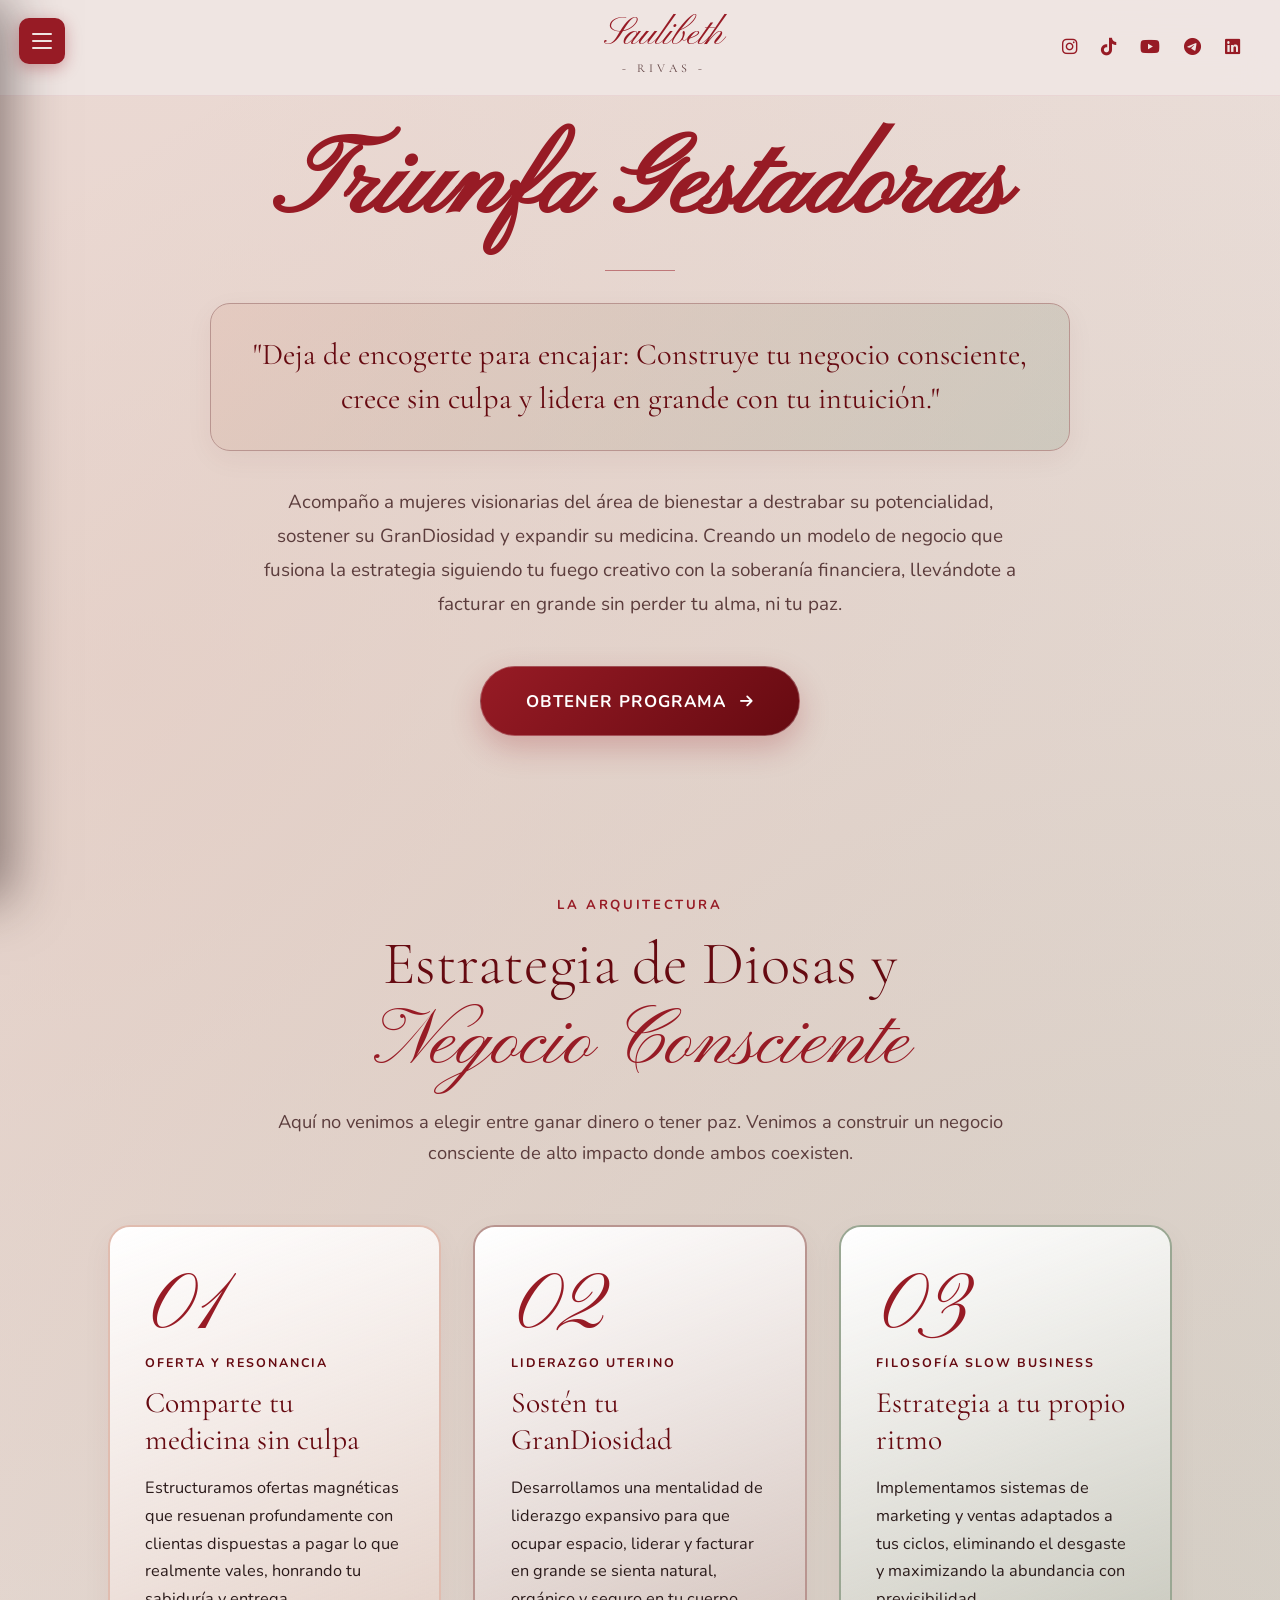
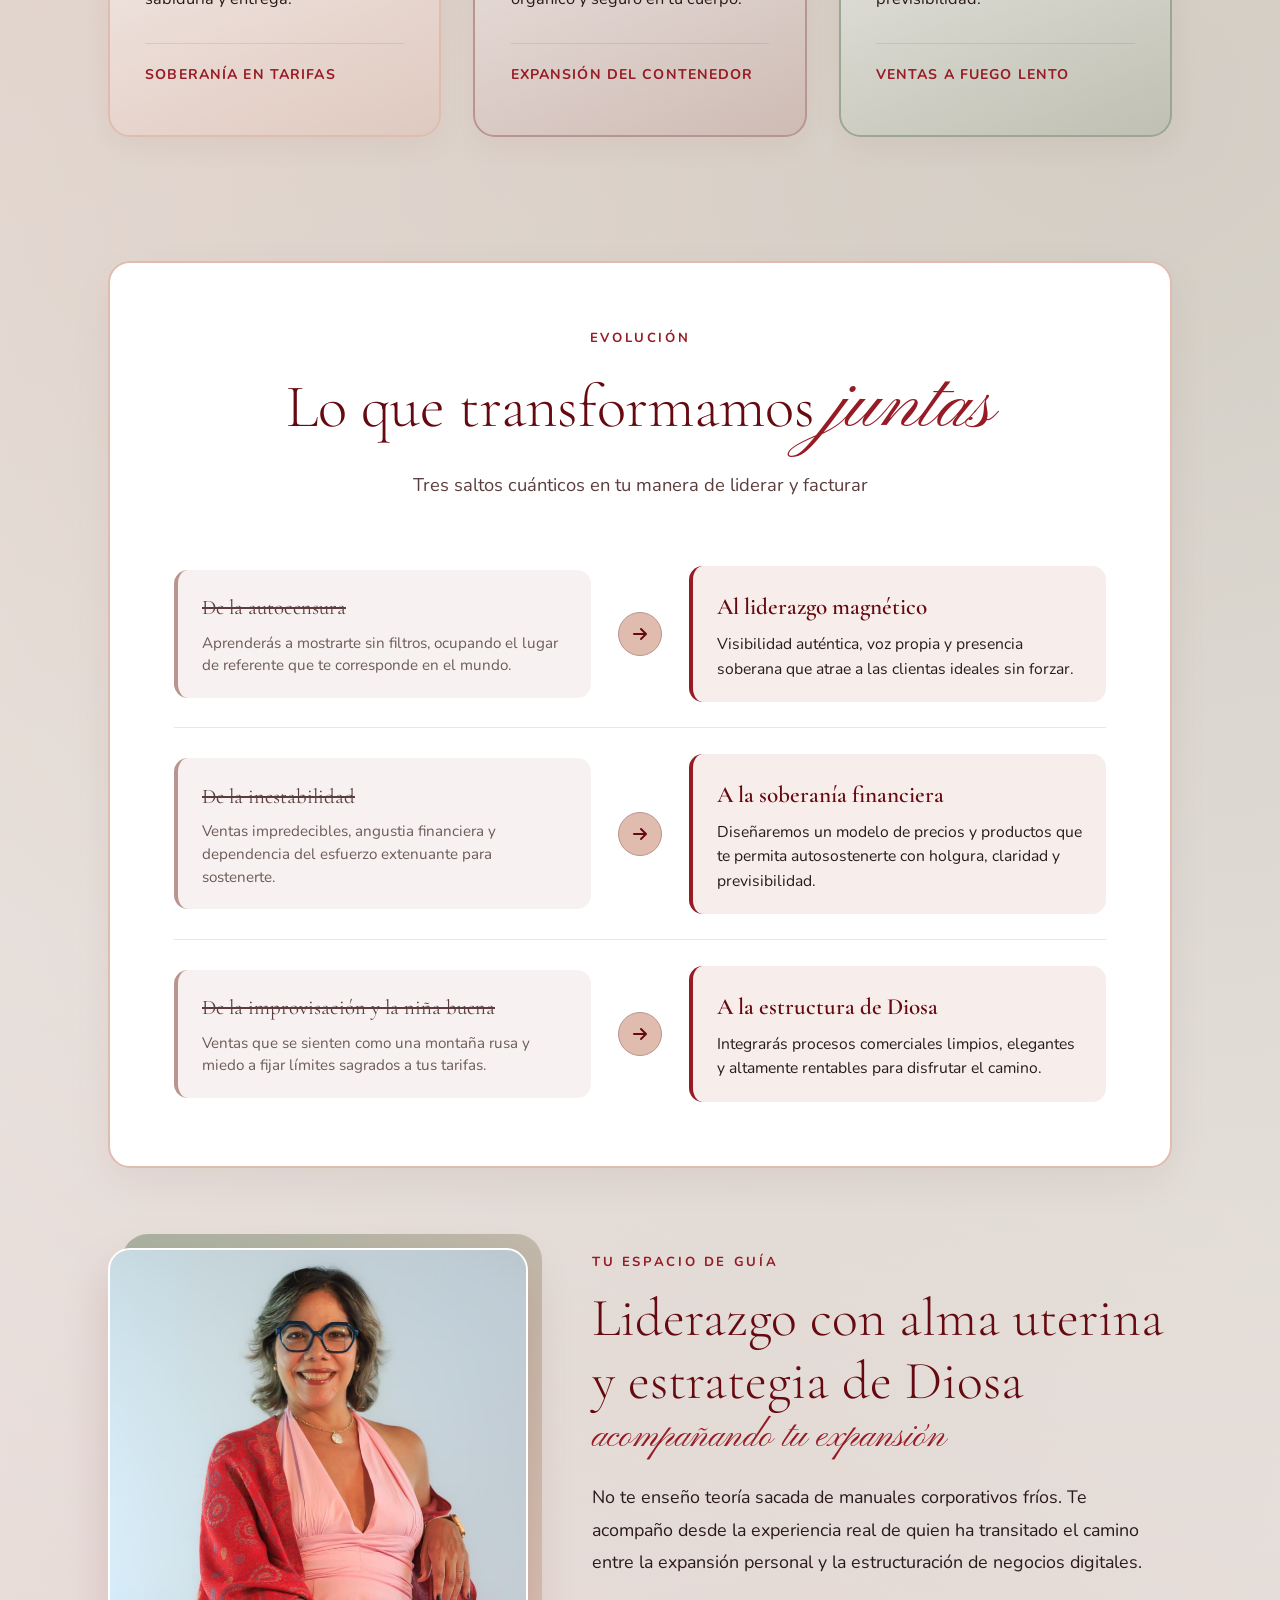
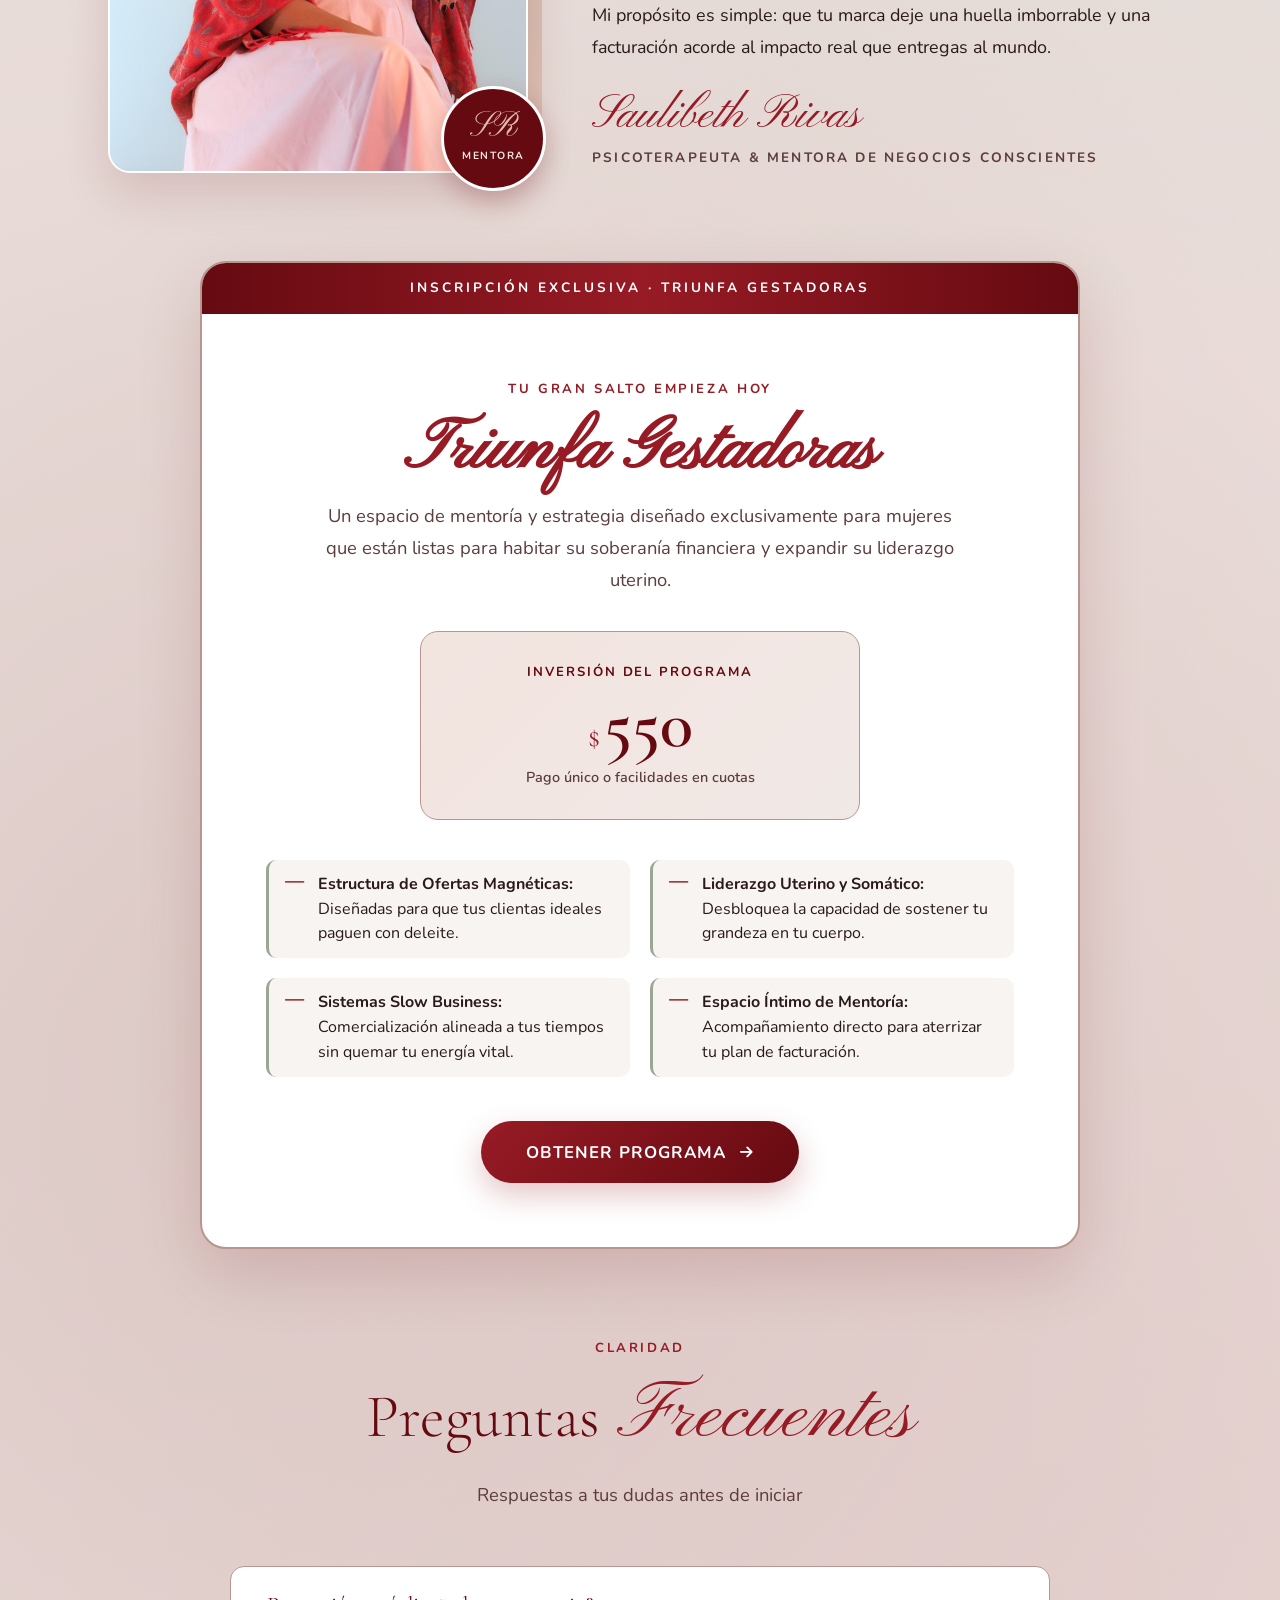
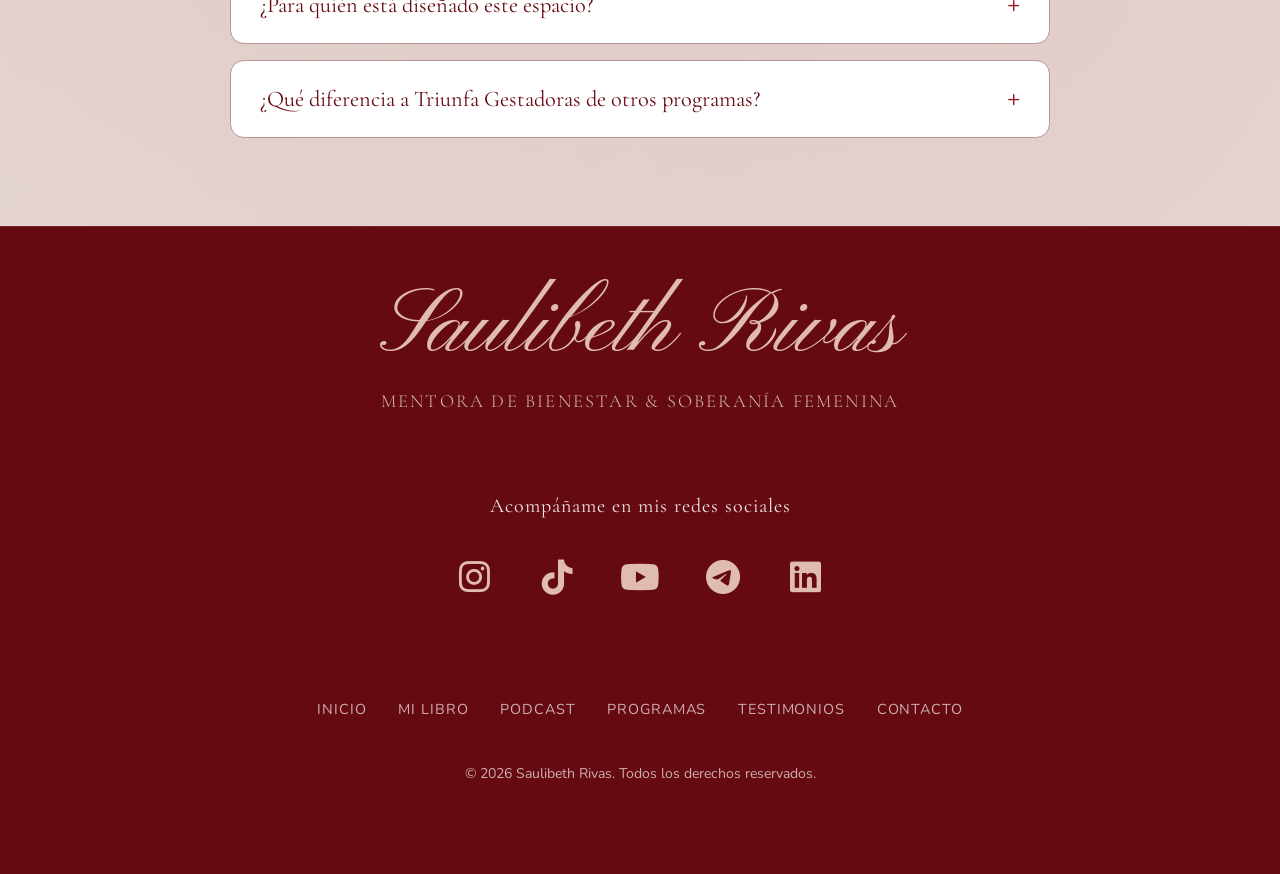
<file: curso-gestadoras.html>
<!DOCTYPE html>
<html lang="es">
<head>
  <meta charset="UTF-8">
  <meta name="viewport" content="width=device-width, initial-scale=1.0">
  <meta name="theme-color" content="#EFE6E3">
  
  <!-- Favicon de la pestaña del navegador -->
  <link rel="icon" type="image/x-icon" href="assets/favicon.ico">
  <link rel="icon" type="image/png" sizes="32x32" href="assets/favicon-32x32.png">
  <link rel="icon" type="image/png" sizes="16x16" href="assets/favicon-16x16.png">
  <link rel="apple-touch-icon" sizes="180x180" href="assets/apple-touch-icon.png">
  
  <title>Triunfa Gestadoras - Saulibeth Rivas</title>
  
  <meta name="description" content="Acompaño a mujeres visionarias del bienestar a destrabar su potencial, sostener su GranDiosidad y expandir su medicina con soberanía financiera." />
  
  <!-- Fonts Oficiales de la Página Principal (index.html) -->
  <link rel="preconnect" href="https://fonts.googleapis.com">
  <link rel="preconnect" href="https://fonts.gstatic.com" crossorigin>
  <link href="https://fonts.googleapis.com/css2?family=Cormorant+Garamond:ital,wght@0,300;0,400;0,600;1,300;1,400&family=Nunito:wght@300;400;500;600;700&family=Pinyon+Script&display=swap" rel="stylesheet">
  
  <!-- Icons (Solo navegación y flechas funcionales) -->
  <link rel="stylesheet" href="https://cdnjs.cloudflare.com/ajax/libs/font-awesome/6.4.0/css/all.min.css">
  
  <!-- Base Style Global -->
  <link rel="stylesheet" href="assets/style.css">
  
  <style>
    /* =========================================================
       TRIUNFA GESTADORAS - REGLAS DE MARCA SAULIBETH RIVAS
       Misma tipografía exacta de index.html:
       - Título principal Hero: Pinyon Script en #971B25
       - Títulos de sección: Cormorant Garamond (weight 300/400) + em en Pinyon Script
       - Textos y cuerpo: Nunito
       - Paleta: #971B25, #660A11, #9AA793, #E0BCAF, #B99590, #EFE6E3
       ========================================================= */

    :root {
      --color-rojo: #971B25;
      --color-vinotinto: #660A11;
      --color-sage: #9AA793;
      --color-nude: #E0BCAF;
      --color-mauve: #B99590;
      --color-crema: #EFE6E3;
      --color-dark: #2A1A1A;
      --color-medium: #5C3D3D;

      --font-script: 'Pinyon Script', cursive;
      --font-body: 'Nunito', sans-serif;
      --font-serif: 'Cormorant Garamond', serif;
    }

    * {
      box-sizing: border-box;
      margin: 0;
      padding: 0;
    }

    body {
      background-color: var(--color-crema);
      background-image: 
        radial-gradient(circle at 10% 12%, rgba(224, 188, 175, 0.45) 0%, transparent 40%),
        radial-gradient(circle at 90% 30%, rgba(154, 167, 147, 0.35) 0%, transparent 45%),
        radial-gradient(circle at 20% 75%, rgba(185, 149, 144, 0.3) 0%, transparent 40%),
        radial-gradient(circle at 85% 85%, rgba(151, 27, 37, 0.08) 0%, transparent 35%);
      color: var(--color-dark);
      font-family: var(--font-body);
      font-size: 1.05rem;
      line-height: 1.75;
      overflow-x: hidden;
    }

    .landing-wrapper {
      max-width: 1120px;
      margin: 0 auto;
      padding: 0 1.75rem;
    }

    /* =========================================================
       BOTÓN PERSISTENTE DE COMPRA (STICKY BOTTOM BAR)
       Siempre visible al hacer scroll, sin ruido visual
       ========================================================= */
    .sticky-buy-bar {
      position: fixed;
      bottom: 22px;
      left: 50%;
      transform: translate(-50%, 140%);
      z-index: 999;
      width: calc(100% - 2.5rem);
      max-width: 580px;
      background: rgba(239, 230, 227, 0.94);
      backdrop-filter: blur(20px);
      -webkit-backdrop-filter: blur(20px);
      border: 1.5px solid var(--color-mauve);
      border-radius: 9999px;
      box-shadow: 0 16px 40px rgba(102, 10, 17, 0.16);
      padding: 0.6rem 0.8rem 0.6rem 1.6rem;
      display: flex;
      align-items: center;
      justify-content: space-between;
      gap: 1rem;
      transition: transform 0.45s cubic-bezier(0.16, 1, 0.3, 1), opacity 0.45s ease;
      opacity: 0;
      pointer-events: none;
    }
    .sticky-buy-bar.visible {
      transform: translate(-50%, 0);
      opacity: 1;
      pointer-events: auto;
    }
    .sticky-info {
      display: flex;
      flex-direction: column;
    }
    .sticky-tag {
      font-size: 0.72rem;
      text-transform: uppercase;
      letter-spacing: 0.16em;
      color: var(--color-rojo);
      font-weight: 700;
    }
    .sticky-name {
      font-family: var(--font-serif);
      font-size: 1.25rem;
      font-weight: 400;
      color: var(--color-vinotinto);
      line-height: 1.1;
    }
    .btn-sticky-action {
      display: inline-flex;
      align-items: center;
      gap: 0.65rem;
      padding: 0.8rem 1.75rem;
      border-radius: 9999px;
      background: linear-gradient(135deg, var(--color-rojo) 0%, var(--color-vinotinto) 100%);
      color: #ffffff !important;
      font-weight: 700;
      font-size: 0.92rem;
      text-transform: uppercase;
      letter-spacing: 0.08em;
      text-decoration: none;
      white-space: nowrap;
      border: 1px solid rgba(255, 255, 255, 0.3);
      box-shadow: 0 6px 18px rgba(151, 27, 37, 0.28);
      transition: transform 0.25s ease, box-shadow 0.25s ease;
      cursor: pointer;
    }
    .btn-sticky-action:hover {
      transform: scale(1.03);
      box-shadow: 0 10px 24px rgba(151, 27, 37, 0.4);
    }
    .btn-sticky-action i {
      font-size: 0.82rem;
      transition: transform 0.25s ease;
    }
    .btn-sticky-action:hover i {
      transform: translateX(3px);
    }

    /* =========================================================
       BOTONES DE ALTA COSTURA
       ========================================================= */
    .btn-luxury-primary {
      display: inline-flex;
      align-items: center;
      justify-content: center;
      gap: 0.85rem;
      padding: 1.2rem 2.8rem;
      border-radius: 9999px;
      background: linear-gradient(135deg, var(--color-rojo) 0%, var(--color-vinotinto) 100%);
      color: #ffffff !important;
      font-weight: 700;
      font-size: 1.05rem;
      letter-spacing: 0.06em;
      text-transform: uppercase;
      text-decoration: none;
      border: 1px solid rgba(255, 255, 255, 0.25);
      box-shadow: 0 12px 30px rgba(151, 27, 37, 0.25);
      transition: all 0.35s cubic-bezier(0.16, 1, 0.3, 1);
      position: relative;
      overflow: hidden;
      cursor: pointer;
    }
    .btn-luxury-primary::before {
      content: '';
      position: absolute;
      top: 0; left: -100%;
      width: 60%; height: 100%;
      background: linear-gradient(90deg, transparent, rgba(255, 255, 255, 0.35), transparent);
      transform: skewX(-25deg);
      transition: 0.75s ease;
    }
    .btn-luxury-primary:hover {
      transform: translateY(-4px) scale(1.02);
      box-shadow: 0 18px 40px rgba(151, 27, 37, 0.38);
      background: linear-gradient(135deg, #a81e29 0%, var(--color-vinotinto) 100%);
    }
    .btn-luxury-primary:hover::before {
      left: 140%;
    }
    .btn-luxury-primary i {
      font-size: 0.9rem;
      transition: transform 0.25s ease;
    }
    .btn-luxury-primary:hover i {
      transform: translateX(4px);
    }

    /* =========================================================
       HERO SECTION (Misma tipografía que index.html)
       ========================================================= */
    .hero-gestadoras {
      padding: 130px 0 50px;
      text-align: center;
      position: relative;
    }

    /* Título con la tipografía Pinyon Script idéntica a la home */
    .hero-title {
      font-family: var(--font-script) !important;
      font-size: clamp(4.2rem, 8.5vw, 7.2rem);
      color: var(--color-rojo);
      line-height: 1.05;
      margin-bottom: 2rem;
      position: relative;
      display: inline-block;
    }
    .hero-title::after {
      content: '';
      display: block;
      width: 70px;
      height: 1px;
      background: var(--color-rojo);
      margin: 1.6rem auto 0;
      opacity: 0.5;
    }

    .hero-hook-box {
      background: linear-gradient(135deg, rgba(224, 188, 175, 0.45) 0%, rgba(154, 167, 147, 0.3) 100%);
      border: 1px solid var(--color-mauve);
      border-radius: 20px;
      padding: 1.8rem 2.4rem;
      max-width: 860px;
      margin: 0 auto 2.2rem;
      box-shadow: 0 8px 28px rgba(102, 10, 17, 0.05);
    }

    .hero-hook-text {
      font-family: var(--font-serif) !important;
      font-size: clamp(1.4rem, 2.4vw, 1.9rem);
      color: var(--color-vinotinto);
      font-weight: 400;
      line-height: 1.45;
    }

    .hero-desc {
      font-size: 1.18rem;
      color: var(--color-medium);
      max-width: 780px;
      margin: 0 auto 2.8rem;
      line-height: 1.8;
      font-weight: 400;
    }

    .hero-actions {
      display: flex;
      align-items: center;
      justify-content: center;
      gap: 1.25rem;
      margin-bottom: 3rem;
    }

    /* =========================================================
       TÍTULOS DE SECCIÓN (Tipografía editorial idéntica a la home)
       ========================================================= */
    .section-spacing {
      padding: 60px 0;
    }

    .section-header {
      text-align: center;
      max-width: 760px;
      margin: 0 auto 3.5rem;
    }

    .section-eyebrow {
      font-size: 0.82rem;
      font-weight: 700;
      text-transform: uppercase;
      letter-spacing: 0.2em;
      color: var(--color-rojo);
      margin-bottom: 0.75rem;
      display: block;
    }

    .section-title {
      font-family: var(--font-serif) !important;
      font-size: clamp(2.5rem, 5vw, 3.8rem);
      color: var(--color-vinotinto);
      font-weight: 300;
      line-height: 1.15;
      margin-bottom: 1rem;
    }
    .section-title em {
      font-family: var(--font-script) !important;
      color: var(--color-rojo);
      font-style: normal;
      font-size: 1.3em;
      display: inline-block;
      margin-left: 0.2rem;
    }

    .section-subtitle {
      font-size: 1.15rem;
      color: var(--color-medium);
      font-weight: 400;
      line-height: 1.7;
    }

    /* =========================================================
       LOS 3 PILARES DE LA METODOLOGÍA
       ========================================================= */
    .pillars-grid {
      display: grid;
      grid-template-columns: repeat(auto-fit, minmax(310px, 1fr));
      gap: 2rem;
      margin-bottom: 4rem;
    }

    .pillar-card {
      border-radius: 22px;
      padding: 3rem 2.2rem;
      position: relative;
      display: flex;
      flex-direction: column;
      box-shadow: 0 10px 30px rgba(102, 10, 17, 0.05);
      transition: transform 0.35s ease, box-shadow 0.35s ease;
    }
    .pillar-card:hover {
      transform: translateY(-8px);
      box-shadow: 0 20px 45px rgba(102, 10, 17, 0.12);
    }

    .pillar-card-1 {
      background: linear-gradient(160deg, #ffffff 0%, rgba(224, 188, 175, 0.4) 100%);
      border: 2px solid var(--color-nude);
    }
    .pillar-card-2 {
      background: linear-gradient(160deg, #ffffff 0%, rgba(185, 149, 144, 0.35) 100%);
      border: 2px solid var(--color-mauve);
    }
    .pillar-card-3 {
      background: linear-gradient(160deg, #ffffff 0%, rgba(154, 167, 147, 0.35) 100%);
      border: 2px solid var(--color-sage);
    }

    .pillar-num {
      font-family: var(--font-script) !important;
      font-size: 5rem;
      color: var(--color-rojo);
      line-height: 0.85;
      margin-bottom: 0.6rem;
    }

    .pillar-tag {
      font-size: 0.78rem;
      text-transform: uppercase;
      letter-spacing: 0.16em;
      color: var(--color-vinotinto);
      font-weight: 700;
      margin-bottom: 0.7rem;
      display: block;
    }

    .pillar-title {
      font-family: var(--font-serif) !important;
      font-size: 1.85rem;
      color: var(--color-vinotinto);
      font-weight: 400;
      margin-bottom: 1rem;
      line-height: 1.25;
    }

    .pillar-desc {
      font-size: 1.02rem;
      color: var(--color-dark);
      line-height: 1.7;
      flex-grow: 1;
    }

    .pillar-footer-label {
      margin-top: 1.8rem;
      padding-top: 1.2rem;
      border-top: 1px solid rgba(151, 27, 37, 0.12);
      font-size: 0.88rem;
      font-weight: 700;
      color: var(--color-rojo);
      text-transform: uppercase;
      letter-spacing: 0.08em;
    }

    /* =========================================================
       LA GRAN TRANSFORMACIÓN (DE -> A)
       ========================================================= */
    .transform-wrapper {
      background: #ffffff;
      border-radius: 22px;
      padding: clamp(2.5rem, 5vw, 4rem);
      border: 2px solid var(--color-nude);
      box-shadow: 0 14px 40px rgba(102, 10, 17, 0.06);
      margin-bottom: 5rem;
    }

    .transform-row {
      display: grid;
      grid-template-columns: 1fr 50px 1fr;
      align-items: center;
      gap: 1.5rem;
      padding: 1.6rem 0;
      border-bottom: 1px solid rgba(185, 149, 144, 0.25);
    }
    .transform-row:last-child {
      border-bottom: none;
      padding-bottom: 0;
    }

    .transform-from {
      background: rgba(239, 230, 227, 0.5);
      border-radius: 14px;
      padding: 1.3rem 1.5rem;
      border-left: 4px solid var(--color-mauve);
    }
    .transform-from h4 {
      font-family: var(--font-serif) !important;
      font-size: 1.3rem;
      font-weight: 400;
      color: var(--color-medium);
      text-decoration: line-through;
      margin-bottom: 0.3rem;
    }
    .transform-from p {
      font-size: 0.95rem;
      color: #6d5b58;
      line-height: 1.5;
    }

    .transform-arrow-box {
      width: 44px;
      height: 44px;
      border-radius: 50%;
      background: var(--color-nude);
      border: 1px solid var(--color-mauve);
      display: flex;
      align-items: center;
      justify-content: center;
      color: var(--color-vinotinto);
      font-size: 1rem;
      margin: 0 auto;
    }

    .transform-to {
      background: rgba(224, 188, 175, 0.25);
      border-radius: 14px;
      padding: 1.3rem 1.5rem;
      border-left: 4px solid var(--color-rojo);
    }
    .transform-to h4 {
      font-family: var(--font-serif) !important;
      font-size: 1.45rem;
      font-weight: 600;
      color: var(--color-vinotinto);
      margin-bottom: 0.3rem;
    }
    .transform-to p {
      font-size: 0.98rem;
      color: var(--color-dark);
      line-height: 1.55;
    }

    @media (max-width: 768px) {
      .sidebar {
        width: 320px;
        max-width: 88vw;
        padding: 4.2rem 1.6rem 3rem;
        overflow-y: auto;
        -webkit-overflow-scrolling: touch;
        overscroll-behavior-y: contain;
      }
      .sidebar-nav {
        gap: 1.1rem;
        margin-top: 0.8rem;
      }
      .sidebar-nav a {
        font-size: 1.65rem;
      }
      .sidebar-divider {
        margin: 1.15rem 0;
      }
      .sidebar-social-block {
        margin-top: 1.6rem;
        padding-top: 1.2rem;
        padding-bottom: 2.5rem;
      }
      .transform-row {
        grid-template-columns: 1fr;
        gap: 0.8rem;
      }
      .transform-arrow-box {
        transform: rotate(90deg);
      }
    }

    /* =========================================================
       QUIÉN TE ACOMPAÑA (AUTORIDAD & CALIDEZ)
       ========================================================= */
    .mentor-section {
      display: grid;
      grid-template-columns: 420px 1fr;
      gap: 4rem;
      align-items: center;
      margin-bottom: 5.5rem;
    }
    .mentor-photo-wrap {
      position: relative;
    }
    .mentor-photo-bg {
      position: absolute;
      inset: -14px -14px 14px 14px;
      border-radius: 26px;
      background: linear-gradient(135deg, var(--color-sage) 0%, var(--color-nude) 100%);
      z-index: 1;
      opacity: 0.8;
    }
    .mentor-photo-frame {
      position: relative;
      z-index: 2;
      border-radius: 22px;
      overflow: hidden;
      box-shadow: 0 20px 48px rgba(102, 10, 17, 0.14);
      border: 2px solid #ffffff;
      aspect-ratio: 4/5;
      background: #f0e6e3;
    }
    .mentor-photo-frame img {
      width: 100%;
      height: 100%;
      object-fit: cover;
      object-position: center top;
      display: block;
    }
    .mentor-seal-badge {
      position: absolute;
      bottom: -18px;
      right: -18px;
      z-index: 3;
      width: 105px;
      height: 105px;
      border-radius: 50%;
      background: var(--color-vinotinto);
      color: var(--color-crema);
      border: 3px solid #ffffff;
      box-shadow: 0 10px 24px rgba(102, 10, 17, 0.25);
      display: flex;
      flex-direction: column;
      align-items: center;
      justify-content: center;
      text-align: center;
    }
    .mentor-seal-badge .seal-monogram {
      font-family: var(--font-script) !important;
      font-size: 2.2rem;
      line-height: 1;
      color: var(--color-nude);
    }
    .mentor-seal-badge .seal-sub {
      font-size: 0.65rem;
      text-transform: uppercase;
      letter-spacing: 0.15em;
      font-weight: 700;
    }
    .mentor-content h2 {
      font-family: var(--font-serif) !important;
      font-size: clamp(2.4rem, 4.2vw, 3.4rem);
      color: var(--color-vinotinto);
      font-weight: 300;
      line-height: 1.18;
      margin-bottom: 0.4rem;
    }
    .mentor-tagline {
      font-family: var(--font-script) !important;
      font-size: 2.3rem;
      color: var(--color-rojo);
      margin-bottom: 1.6rem;
      display: block;
      line-height: 1;
    }
    .mentor-bio p {
      font-size: 1.12rem;
      color: var(--color-dark);
      line-height: 1.8;
      margin-bottom: 1.3rem;
    }
    .mentor-signature {
      margin-top: 1.8rem;
    }
    .signature-script {
      font-family: var(--font-script) !important;
      font-size: 3rem;
      color: var(--color-rojo);
      line-height: 1;
    }
    .signature-title {
      font-size: 0.85rem;
      text-transform: uppercase;
      letter-spacing: 0.16em;
      color: var(--color-medium);
      font-weight: 700;
      margin-top: 0.35rem;
    }

    @media (max-width: 992px) {
      .mentor-section {
        grid-template-columns: 1fr;
        max-width: 580px;
        margin: 0 auto 4.5rem;
        text-align: center;
      }
      .mentor-seal-badge {
        right: 10px;
        bottom: -10px;
      }
    }

    /* =========================================================
       CAJA DE OFERTA IRRESISTIBLE & INVERSIÓN
       Ancla: #inversion
       ========================================================= */
    .offer-box-wrapper {
      max-width: 880px;
      margin: 0 auto 5.5rem;
    }
    .offer-box {
      background: #ffffff;
      border-radius: 26px;
      border: 2.5px solid var(--color-mauve);
      box-shadow: 0 24px 65px rgba(102, 10, 17, 0.14);
      overflow: hidden;
    }
    .offer-ribbon {
      background: linear-gradient(90deg, var(--color-vinotinto) 0%, var(--color-rojo) 50%, var(--color-vinotinto) 100%);
      color: #ffffff;
      text-align: center;
      padding: 0.85rem 1.5rem;
      font-size: 0.85rem;
      font-weight: 700;
      text-transform: uppercase;
      letter-spacing: 0.22em;
    }
    .offer-content {
      padding: clamp(2.5rem, 5vw, 4rem);
      text-align: center;
    }
    .offer-title {
      font-family: var(--font-script) !important;
      font-size: clamp(3.2rem, 5.5vw, 4.8rem);
      color: var(--color-rojo);
      line-height: 1.1;
      margin-bottom: 0.6rem;
    }
    .offer-promise {
      font-size: 1.15rem;
      color: var(--color-medium);
      max-width: 640px;
      margin: 0 auto 2.2rem;
    }
    .offer-price-area {
      background: linear-gradient(135deg, rgba(224, 188, 175, 0.4) 0%, rgba(239, 230, 227, 0.9) 100%);
      border-radius: 18px;
      padding: 1.8rem;
      max-width: 440px;
      margin: 0 auto 2.5rem;
      border: 1.5px solid var(--color-mauve);
    }
    .price-tag-sub {
      font-size: 0.82rem;
      text-transform: uppercase;
      letter-spacing: 0.15em;
      color: var(--color-vinotinto);
      font-weight: 700;
      display: block;
      margin-bottom: 0.35rem;
    }
    .price-value {
      font-family: var(--font-serif) !important;
      font-size: clamp(3.4rem, 5.5vw, 4.3rem);
      color: var(--color-vinotinto);
      font-weight: 600;
      line-height: 1;
      display: flex;
      align-items: baseline;
      justify-content: center;
      gap: 0.25rem;
    }
    .price-currency {
      font-size: 1.8rem;
      font-weight: 400;
      color: var(--color-rojo);
    }
    .price-terms {
      font-size: 0.9rem;
      color: var(--color-medium);
      margin-top: 0.4rem;
      font-weight: 600;
    }

    .includes-grid {
      display: grid;
      grid-template-columns: repeat(auto-fit, minmax(280px, 1fr));
      gap: 1.25rem;
      text-align: left;
      margin-bottom: 2.8rem;
    }
    .include-item {
      display: flex;
      align-items: flex-start;
      gap: 0.85rem;
      font-size: 1rem;
      color: var(--color-dark);
      line-height: 1.55;
      padding: 0.75rem 1rem;
      background: rgba(239, 230, 227, 0.45);
      border-radius: 10px;
      border-left: 3px solid var(--color-sage);
    }
    .include-dash {
      color: var(--color-rojo);
      font-weight: 700;
      font-size: 1.2rem;
      line-height: 1;
    }

    /* =========================================================
       PREGUNTAS FRECUENTES (FAQ ACORDEÓN)
       ========================================================= */
    .faq-wrapper {
      max-width: 820px;
      margin: 0 auto 5.5rem;
    }
    .faq-item {
      background: #ffffff;
      border: 1.5px solid var(--color-mauve);
      border-radius: 14px;
      margin-bottom: 1rem;
      overflow: hidden;
      transition: border-color 0.25s ease;
    }
    .faq-item.active {
      border-color: var(--color-rojo);
      box-shadow: 0 8px 24px rgba(102, 10, 17, 0.06);
    }
    .faq-question {
      width: 100%;
      text-align: left;
      padding: 1.4rem 1.8rem;
      background: none;
      border: none;
      display: flex;
      align-items: center;
      justify-content: space-between;
      gap: 1.2rem;
      cursor: pointer;
    }
    .faq-question-text {
      font-family: var(--font-serif) !important;
      font-size: 1.4rem;
      font-weight: 400;
      color: var(--color-vinotinto);
      line-height: 1.25;
      transition: color 0.2s ease;
    }
    .faq-question:hover .faq-question-text {
      color: var(--color-rojo);
    }
    .faq-toggle-sign {
      font-family: var(--font-body) !important;
      font-size: 1.4rem;
      font-weight: 400;
      color: var(--color-rojo);
      transition: transform 0.3s ease;
    }
    .faq-item.active .faq-toggle-sign {
      transform: rotate(45deg);
    }
    .faq-answer {
      max-height: 0;
      overflow: hidden;
      transition: max-height 0.35s cubic-bezier(0.16, 1, 0.3, 1);
      padding: 0 1.8rem;
    }
    .faq-item.active .faq-answer {
      padding-bottom: 1.5rem;
    }
    .faq-answer p {
      font-size: 1.02rem;
      color: var(--color-dark);
      line-height: 1.7;
    }

    /* Footer */
    footer {
      background: var(--color-vinotinto);
      color: var(--color-crema);
      padding: 3.5rem 2rem 5.5rem;
      text-align: center;
    }
    .footer-logo {
      font-family: var(--font-script) !important;
      font-size: 3.2rem;
      color: var(--color-nude);
      text-decoration: none;
      display: inline-block;
      margin-bottom: 0.75rem;
    }
    .footer-social-links {
      display: flex;
      justify-content: center;
      gap: 1.5rem;
      margin-bottom: 1.5rem;
    }
    .footer-social-links a {
      color: var(--color-crema);
      font-size: 1.25rem;
      transition: color 0.25s ease;
    }
    .footer-social-links a:hover {
      color: var(--color-nude);
    }
    .footer-copy {
      font-size: 0.88rem;
      color: rgba(239, 230, 227, 0.75);
    }

    /* =========================================================
       RESPONSIVE & MOBILE DESIGN (100% ADAPTADO A MÓVILES)
       ========================================================= */
    @media (max-width: 768px) {
      .sidebar {
        width: 320px;
        max-width: 88vw;
        padding: 4.2rem 1.6rem 3rem;
        overflow-y: auto;
        -webkit-overflow-scrolling: touch;
        overscroll-behavior-y: contain;
      }
      .sidebar-nav {
        gap: 1.1rem;
        margin-top: 0.8rem;
      }
      .sidebar-nav a {
        font-size: 1.65rem;
      }
      .sidebar-divider {
        margin: 1.15rem 0;
      }
      .sidebar-social-block {
        margin-top: 1.6rem;
        padding-top: 1.2rem;
        padding-bottom: 2.5rem;
      }
      body {
        font-size: 1rem;
        line-height: 1.68;
      }

      .landing-wrapper {
        padding: 0 1.25rem;
      }

      /* Hero Mobile */
      .hero-gestadoras {
        padding: 95px 0 35px;
      }
      .hero-title {
        font-size: clamp(3.2rem, 13vw, 4.8rem);
        margin-bottom: 1.2rem;
      }
      .hero-title::after {
        margin: 1.1rem auto 0;
        width: 50px;
      }
      .hero-hook-box {
        padding: 1.3rem 1.25rem;
        border-radius: 16px;
        margin-bottom: 1.6rem;
      }
      .hero-hook-text {
        font-size: clamp(1.2rem, 4.8vw, 1.45rem);
        line-height: 1.42;
      }
      .hero-desc {
        font-size: 1.05rem;
        line-height: 1.7;
        margin-bottom: 2rem;
      }
      .hero-actions {
        margin-bottom: 2rem;
      }
      .btn-luxury-primary {
        width: 100%;
        max-width: 360px;
        padding: 1.15rem 1.8rem;
        font-size: 0.98rem;
        text-align: center;
      }

      /* Sección Títulos */
      .section-spacing {
        padding: 45px 0;
      }
      .section-header {
        margin-bottom: 2.2rem;
      }
      .section-title {
        font-size: clamp(2.1rem, 7.5vw, 2.9rem);
        line-height: 1.2;
      }
      .section-title em {
        display: inline;
        font-size: 1.18em;
      }
      .section-subtitle {
        font-size: 1.05rem;
        line-height: 1.6;
      }

      /* Pilares Mobile */
      .pillars-grid {
        grid-template-columns: 1fr;
        gap: 1.4rem;
        margin-bottom: 3rem;
      }
      .pillar-card {
        padding: 2.2rem 1.5rem;
        border-radius: 18px;
      }
      .pillar-num {
        font-size: 4rem;
        margin-bottom: 0.2rem;
      }
      .pillar-title {
        font-size: 1.55rem;
        margin-bottom: 0.75rem;
        line-height: 1.25;
      }
      .pillar-desc {
        font-size: 1rem;
        line-height: 1.65;
      }

      /* Transformación Mobile */
      .transform-wrapper {
        padding: 2rem 1.25rem;
        border-radius: 18px;
        margin-bottom: 3.5rem;
      }
      .transform-row {
        grid-template-columns: 1fr;
        gap: 0.75rem;
        padding: 1.25rem 0;
      }
      .transform-from, .transform-to {
        padding: 1.1rem 1.15rem;
      }
      .transform-arrow-box {
        margin: 0.2rem auto;
        transform: rotate(90deg);
        width: 36px;
        height: 36px;
        font-size: 0.85rem;
      }
      .transform-from h4 {
        font-size: 1.15rem;
      }
      .transform-to h4 {
        font-size: 1.25rem;
      }
      .transform-from p, .transform-to p {
        font-size: 0.92rem;
      }

      /* Mentor Section Mobile */
      .mentor-section {
        grid-template-columns: 1fr;
        gap: 2.5rem;
        max-width: 440px;
        margin: 0 auto 4rem;
        text-align: center;
      }
      .mentor-photo-frame {
        max-width: 290px;
        margin: 0 auto;
        border-radius: 18px;
      }
      .mentor-photo-bg {
        inset: -10px -10px 10px 10px;
        border-radius: 22px;
      }
      .mentor-seal-badge {
        width: 88px;
        height: 88px;
        bottom: -10px;
        right: 15px;
      }
      .mentor-seal-badge .seal-monogram {
        font-size: 1.9rem;
      }
      .mentor-content h2 {
        font-size: clamp(2.1rem, 6.8vw, 2.7rem);
        line-height: 1.2;
      }
      .mentor-tagline {
        font-size: 1.85rem;
        margin-bottom: 1.2rem;
      }
      .mentor-bio p {
        font-size: 1.05rem;
        line-height: 1.7;
        text-align: left;
      }
      .mentor-signature {
        text-align: center;
        margin-top: 1.5rem;
      }
      .signature-script {
        font-size: 2.6rem;
      }

      /* Caja de Oferta Mobile */
      .offer-box-wrapper {
        margin: 0 auto 4rem;
      }
      .offer-box {
        border-radius: 20px;
      }
      .offer-ribbon {
        font-size: 0.75rem;
        padding: 0.75rem 1rem;
        letter-spacing: 0.15em;
      }
      .offer-content {
        padding: 2.2rem 1.25rem;
      }
      .offer-title {
        font-size: clamp(2.6rem, 11vw, 3.6rem);
      }
      .offer-promise {
        font-size: 1.05rem;
        margin-bottom: 1.8rem;
      }
      .offer-price-area {
        padding: 1.4rem 1rem;
        border-radius: 16px;
        margin-bottom: 2rem;
      }
      .price-value {
        font-size: 3.4rem;
      }
      .includes-grid {
        grid-template-columns: 1fr;
        gap: 0.85rem;
        margin-bottom: 2.2rem;
      }
      .include-item {
        padding: 0.85rem 1rem;
        font-size: 0.95rem;
      }

      /* FAQ Mobile */
      .faq-wrapper {
        margin: 0 auto 4.5rem;
      }
      .faq-question {
        padding: 1.2rem 1.25rem;
        gap: 0.8rem;
      }
      .faq-question-text {
        font-size: 1.2rem;
        line-height: 1.35;
      }
      .faq-answer {
        padding: 0 1.25rem;
      }
      .faq-item.active .faq-answer {
        padding-bottom: 1.25rem;
      }
      .faq-answer p {
        font-size: 0.98rem;
      }

      /* Footer Mobile con espacio para la barra de compra */
      footer {
        padding: 3rem 1.5rem 6.5rem;
      }

      /* Header mobile */
      header {
        padding: 0.65rem 0.85rem 0.65rem 62px;
        min-height: 60px;
        display: flex;
        justify-content: space-between;
        align-items: center;
      }
      .header-logo {
        margin: 0 !important;
        display: flex;
        flex-direction: column;
        align-items: flex-start;
        text-align: left;
        flex-shrink: 0;
      }
      .header-logo .script-name {
        font-size: clamp(1.4rem, 4.4vw, 1.75rem);
        line-height: 1;
      }
      .header-logo .serif-subtitle {
        font-size: 0.58rem;
        letter-spacing: 0.18em;
        margin-top: 1px;
      }
      .header-social {
        display: flex !important;
        position: static !important;
        margin-left: auto;
        gap: clamp(0.3rem, 1.6vw, 0.6rem);
        align-items: center;
      }
      .header-social a {
        display: inline-flex;
        align-items: center;
        justify-content: center;
        width: 32px;
        height: 36px;
        font-size: clamp(1.05rem, 3.2vw, 1.25rem);
        color: var(--color-rojo);
      }
      .header-social { display: flex !important; }
      .header-logo .script-name {
        font-size: 2.1rem;
      }
      /* En móviles: sólo el botón flotante Obtener Programa */
      .sticky-info {
        display: none !important;
      }
      .sticky-buy-bar {
        width: auto;
        max-width: calc(100% - 2rem);
        left: 50%;
        bottom: calc(18px + env(safe-area-inset-bottom, 0px));
        transform: translate(-50%, 140%);
        border-radius: 9999px;
        padding: 0;
        background: transparent;
        border: none;
        box-shadow: none;
        backdrop-filter: none;
        -webkit-backdrop-filter: none;
        display: flex;
        justify-content: center;
      }
      .sticky-buy-bar.visible {
        transform: translate(-50%, 0);
      }
      .btn-sticky-action {
        padding: 0.95rem 2.2rem;
        font-size: 0.95rem;
        border-radius: 9999px;
        box-shadow: 0 10px 32px rgba(151, 27, 37, 0.45), 0 2px 8px rgba(0, 0, 0, 0.12);
        width: auto;
        min-width: 240px;
        justify-content: center;
      }
    }

    /* Reglas para pantallas compactas (< 520px) */
    @media (max-width: 520px) {
      .landing-wrapper {
        padding: 0 1rem;
      }
    }
  
    /* Sidebar Social Navigation (Unified Contrast & Brand Style) */
/* Sidebar Social Navigation (Unified Contrast & Brand Style) */
.sidebar-social-block {
  margin-top: auto;
  padding-top: 2rem;
  border-top: 1px solid rgba(239, 230, 227, 0.25);
}
.sidebar-social-label {
  font-family: var(--font-serif);
  font-size: 0.95rem;
  text-transform: uppercase;
  letter-spacing: 0.15em;
  color: rgba(239, 230, 227, 0.95);
  display: block;
  margin-bottom: 1rem;
  font-weight: 600;
}
.sidebar-social-icons {
  display: flex;
  gap: 0.85rem;
  flex-wrap: wrap;
}
.sidebar-social-icons a {
  width: 44px;
  height: 44px;
  border-radius: 50%;
  background: rgba(255, 255, 255, 0.16);
  border: 1px solid rgba(255, 255, 255, 0.35);
  color: #ffffff !important;
  display: flex;
  align-items: center;
  justify-content: center;
  font-size: 1.2rem;
  text-decoration: none;
  transition: all 0.3s var(--ease-out);
  box-shadow: 0 4px 14px rgba(0, 0, 0, 0.18);
}
.sidebar-social-icons a:hover {
  background: #ffffff;
  color: #971B25 !important;
  transform: translateY(-3px);
  box-shadow: 0 8px 20px rgba(0, 0, 0, 0.3);
}

  </style>
</head>
<body>

  <!-- Overlay y Sidebar Menu -->
  <div class="sidebar-overlay" id="sidebarOverlay"></div>
  <nav class="sidebar" id="sidebar">
    <button class="sidebar-close" id="sidebarClose" aria-label="Cerrar Menú">×</button>
    <ul class="sidebar-nav">
      <li><a href="index.html">Inicio</a></li>
      <li><a href="index.html#libro">Mi Libro</a></li>
      <li><a href="index.html#podcast">Podcast</a></li>
      <hr class="sidebar-divider">
      <li><a href="cursos.html">Programas</a></li>
      <li><a href="testimonios.html">Testimonios</a></li>
      <hr class="sidebar-divider">
      <li><a href="contacto.html">Contacto Directo</a></li>
    </ul>
      <div class="sidebar-social-block">
      <span class="sidebar-social-label">Sígueme en Redes</span>
      <div class="sidebar-social-icons">
        <a href="https://www.instagram.com/rivassaulibeth/" target="_blank" rel="noopener noreferrer" aria-label="Instagram"><i class="fa-brands fa-instagram"></i></a>
        <a href="https://www.tiktok.com/@rivas_saulibeth" target="_blank" rel="noopener noreferrer" aria-label="TikTok"><i class="fa-brands fa-tiktok"></i></a>
        <a href="https://www.youtube.com/@saulibethrivas" target="_blank" rel="noopener noreferrer" aria-label="YouTube"><i class="fa-brands fa-youtube"></i></a>
        <a href="https://t.me/+IA5EclvWVjMuERb3" target="_blank" rel="noopener noreferrer" aria-label="Telegram"><i class="fa-brands fa-telegram"></i></a>
        <a href="https://www.linkedin.com/in/saulibeth-rivas-59ba6620a/" target="_blank" rel="noopener noreferrer" aria-label="LinkedIn"><i class="fa-brands fa-linkedin"></i></a>
      </div>
    </div>
  </nav>

  <!-- Botón Hamburguesa -->
  <button class="hamburger-btn" id="hamburgerBtn" aria-label="Abrir Menú">
    <span></span><span></span><span></span>
  </button>

  <!-- Header Fijo Superior -->
  <header id="mainHeader">
    <a href="index.html" class="header-logo">
      <span class="script-name">Saulibeth</span>
      <span class="serif-subtitle">- RIVAS -</span>
    </a>
    <div class="header-social">
      <a href="https://www.instagram.com/rivassaulibeth/" target="_blank" rel="noopener noreferrer" aria-label="Instagram"><i class="fa-brands fa-instagram"></i></a>
      <a href="https://www.tiktok.com/@rivas_saulibeth" target="_blank" rel="noopener noreferrer" aria-label="TikTok"><i class="fa-brands fa-tiktok"></i></a>
      <a href="https://www.youtube.com/@saulibethrivas" target="_blank" rel="noopener noreferrer" aria-label="YouTube"><i class="fa-brands fa-youtube"></i></a>
      <a href="https://t.me/+IA5EclvWVjMuERb3" target="_blank" rel="noopener noreferrer" aria-label="Telegram"><i class="fa-brands fa-telegram"></i></a>
      <a href="https://www.linkedin.com/in/saulibeth-rivas-59ba6620a/" target="_blank" rel="noopener noreferrer" aria-label="LinkedIn"><i class="fa-brands fa-linkedin"></i></a>
    </div>
  </header>

  <!-- =========================================================
       BOTÓN PERSISTENTE DE COMPRA (STICKY BOTTOM BAR)
       Siempre presente al hacer scroll
       Texto obligatorio: "Obtener Programa"
       ========================================================= -->
  <aside class="sticky-buy-bar" id="stickyBuyBar" aria-label="Acceso rápido a compra">
    <div class="sticky-info">
      <span class="sticky-tag">Programa Insignia</span>
      <span class="sticky-name">Triunfa Gestadoras</span>
    </div>
    <a href="#inversion" class="btn-sticky-action" id="stickyBuyBtn">
      Obtener Programa <i class="fa-solid fa-arrow-right"></i>
    </a>
  </aside>

  <main>
    <div class="landing-wrapper">

      <!-- =========================================================
           HERO SECTION
           (Misma tipografía Pinyon Script que index.html)
           ========================================================= -->
      <section class="hero-gestadoras">
        <h1 class="hero-title">Triunfa Gestadoras</h1>

        <div class="hero-hook-box">
          <p class="hero-hook-text">
            "Deja de encogerte para encajar: Construye tu negocio consciente, crece sin culpa y lidera en grande con tu intuición."
          </p>
        </div>

        <p class="hero-desc">
          Acompaño a mujeres visionarias del área de bienestar a destrabar su potencialidad, sostener su GranDiosidad y expandir su medicina. Creando un modelo de negocio que fusiona la estrategia siguiendo tu fuego creativo con la soberanía financiera, llevándote a facturar en grande sin perder tu alma, ni tu paz.
        </p>

        <div class="hero-actions">
          <a href="#inversion" class="btn-luxury-primary">
            Obtener Programa
            <i class="fa-solid fa-arrow-right"></i>
          </a>
        </div>
      </section>

      <!-- =========================================================
           LOS 3 PILARES DE TRIUNFA GESTADORAS
           ========================================================= -->
      <section class="section-spacing">
        <div class="section-header">
          <span class="section-eyebrow">La Arquitectura</span>
          <h2 class="section-title">Estrategia de Diosas y <em>Negocio Consciente</em></h2>
          <p class="section-subtitle">
            Aquí no venimos a elegir entre ganar dinero o tener paz. Venimos a construir un negocio consciente de alto impacto donde ambos coexisten.
          </p>
        </div>

        <div class="pillars-grid">
          <!-- Pilar 1: Tono Nude -->
          <article class="pillar-card pillar-card-1">
            <span class="pillar-num">01</span>
            <span class="pillar-tag">Oferta y Resonancia</span>
            <h3 class="pillar-title">Comparte tu medicina sin culpa</h3>
            <p class="pillar-desc">
              Estructuramos ofertas magnéticas que resuenan profundamente con clientas dispuestas a pagar lo que realmente vales, honrando tu sabiduría y entrega.
            </p>
            <div class="pillar-footer-label">
              Soberanía en Tarifas
            </div>
          </article>

          <!-- Pilar 2: Tono Mauve -->
          <article class="pillar-card pillar-card-2">
            <span class="pillar-num">02</span>
            <span class="pillar-tag">Liderazgo Uterino</span>
            <h3 class="pillar-title">Sostén tu GranDiosidad</h3>
            <p class="pillar-desc">
              Desarrollamos una mentalidad de liderazgo expansivo para que ocupar espacio, liderar y facturar en grande se sienta natural, orgánico y seguro en tu cuerpo.
            </p>
            <div class="pillar-footer-label">
              Expansión del Contenedor
            </div>
          </article>

          <!-- Pilar 3: Tono Sage -->
          <article class="pillar-card pillar-card-3">
            <span class="pillar-num">03</span>
            <span class="pillar-tag">Filosofía Slow Business</span>
            <h3 class="pillar-title">Estrategia a tu propio ritmo</h3>
            <p class="pillar-desc">
              Implementamos sistemas de marketing y ventas adaptados a tus ciclos, eliminando el desgaste y maximizando la abundancia con previsibilidad.
            </p>
            <div class="pillar-footer-label">
              Ventas a Fuego Lento
            </div>
          </article>
        </div>
      </section>

      <!-- =========================================================
           LA GRAN TRANSFORMACIÓN (DE -> A)
           ========================================================= -->
      <section class="transform-wrapper">
        <div class="section-header" style="margin-bottom: 2.5rem;">
          <span class="section-eyebrow">Evolución</span>
          <h2 class="section-title">Lo que transformamos <em>juntas</em></h2>
          <p class="section-subtitle">Tres saltos cuánticos en tu manera de liderar y facturar</p>
        </div>

        <div class="transform-row">
          <div class="transform-from">
            <h4>De la autocensura</h4>
            <p>Aprenderás a mostrarte sin filtros, ocupando el lugar de referente que te corresponde en el mundo.</p>
          </div>
          <div class="transform-arrow-box">
            <i class="fa-solid fa-arrow-right"></i>
          </div>
          <div class="transform-to">
            <h4>Al liderazgo magnético</h4>
            <p>Visibilidad auténtica, voz propia y presencia soberana que atrae a las clientas ideales sin forzar.</p>
          </div>
        </div>

        <div class="transform-row">
          <div class="transform-from">
            <h4>De la inestabilidad</h4>
            <p>Ventas impredecibles, angustia financiera y dependencia del esfuerzo extenuante para sostenerte.</p>
          </div>
          <div class="transform-arrow-box">
            <i class="fa-solid fa-arrow-right"></i>
          </div>
          <div class="transform-to">
            <h4>A la soberanía financiera</h4>
            <p>Diseñaremos un modelo de precios y productos que te permita autosostenerte con holgura, claridad y previsibilidad.</p>
          </div>
        </div>

        <div class="transform-row">
          <div class="transform-from">
            <h4>De la improvisación y la niña buena</h4>
            <p>Ventas que se sienten como una montaña rusa y miedo a fijar límites sagrados a tus tarifas.</p>
          </div>
          <div class="transform-arrow-box">
            <i class="fa-solid fa-arrow-right"></i>
          </div>
          <div class="transform-to">
            <h4>A la estructura de Diosa</h4>
            <p>Integrarás procesos comerciales limpios, elegantes y altamente rentables para disfrutar el camino.</p>
          </div>
        </div>
      </section>

      <!-- =========================================================
           QUIÉN TE ACOMPAÑA (AUTORIDAD & CONEXIÓN)
           ========================================================= -->
      <section class="mentor-section">
        <div class="mentor-photo-wrap">
          <div class="mentor-photo-bg"></div>
          <div class="mentor-photo-frame">
            <img src="assets/saulibeth-hero.png" alt="Saulibeth Rivas" loading="lazy">
          </div>
          <div class="mentor-seal-badge">
            <span class="seal-monogram">SR</span>
            <span class="seal-sub">Mentora</span>
          </div>
        </div>

        <div class="mentor-content">
          <span class="section-eyebrow">Tu espacio de guía</span>
          <h2>Liderazgo con alma uterina y estrategia de Diosa</h2>
          <span class="mentor-tagline">acompañando tu expansión</span>

          <div class="mentor-bio">
            <p>
              No te enseño teoría sacada de manuales corporativos fríos. Te acompaño desde la experiencia real de quien ha transitado el camino entre la expansión personal y la estructuración de negocios digitales.
            </p>
            <p>
              Mi propósito es simple: que tu marca deje una huella imborrable y una facturación acorde al impacto real que entregas al mundo.
            </p>
          </div>

          <div class="mentor-signature">
            <div class="signature-script">Saulibeth Rivas</div>
            <div class="signature-title">Psicoterapeuta & Mentora de Negocios Conscientes</div>
          </div>
        </div>
      </section>

      <!-- =========================================================
           CAJA DE OFERTA IRRESISTIBLE & INVERSIÓN
           ========================================================= -->
      <section class="offer-box-wrapper" id="inversion">
        <div class="offer-box">
          <div class="offer-ribbon">
            Inscripción Exclusiva · Triunfa Gestadoras
          </div>

          <div class="offer-content">
            <span class="section-eyebrow">Tu gran salto empieza hoy</span>
            <h2 class="offer-title">Triunfa Gestadoras</h2>
            <p class="offer-promise">
              Un espacio de mentoría y estrategia diseñado exclusivamente para mujeres que están listas para habitar su soberanía financiera y expandir su liderazgo uterino.
            </p>

            <div class="offer-price-area">
              <span class="price-tag-sub">Inversión del Programa</span>
              <div class="price-value">
                <span class="price-currency">$</span>550
              </div>
              <p class="price-terms">Pago único o facilidades en cuotas</p>
            </div>

            <div class="includes-grid">
              <div class="include-item">
                <span class="include-dash">—</span>
                <span><strong>Estructura de Ofertas Magnéticas:</strong> Diseñadas para que tus clientas ideales paguen con deleite.</span>
              </div>
              <div class="include-item">
                <span class="include-dash">—</span>
                <span><strong>Liderazgo Uterino y Somático:</strong> Desbloquea la capacidad de sostener tu grandeza en tu cuerpo.</span>
              </div>
              <div class="include-item">
                <span class="include-dash">—</span>
                <span><strong>Sistemas Slow Business:</strong> Comercialización alineada a tus tiempos sin quemar tu energía vital.</span>
              </div>
              <div class="include-item">
                <span class="include-dash">—</span>
                <span><strong>Espacio Íntimo de Mentoría:</strong> Acompañamiento directo para aterrizar tu plan de facturación.</span>
              </div>
            </div>

            <div style="margin-top: 1.5rem;">
              <button type="button" 
                class="btn-luxury-primary checkout-btn" 
                id="btnCheckoutGestadoras"
                data-checkout-course="gestadoras"
                data-course-name="Triunfa Gestadoras"
                data-price="550"
                data-currency="USD"
                data-checkout-url=""
                aria-label="Obtener Programa Triunfa Gestadoras">
                Obtener Programa
                <i class="fa-solid fa-arrow-right"></i>
              </button>
            </div>
          </div>
        </div>
      </section>

      <!-- =========================================================
           PREGUNTAS FRECUENTES (FAQ ACORDEÓN)
           ========================================================= -->
      <section class="faq-wrapper">
        <div class="section-header">
          <span class="section-eyebrow">Claridad</span>
          <h2 class="section-title">Preguntas <em>Frecuentes</em></h2>
          <p class="section-subtitle">Respuestas a tus dudas antes de iniciar</p>
        </div>

        <div class="faq-accordion">
          <!-- FAQ 1 -->
          <div class="faq-item">
            <button class="faq-question">
              <span class="faq-question-text">¿Para quién está diseñado este espacio?</span>
              <span class="faq-toggle-sign">+</span>
            </button>
            <div class="faq-answer">
              <p>
                Acompaño a mujeres visionarias del área de bienestar (terapeutas, psicólogas, coaches, mentoras) a destrabar su potencialidad, sostener su GranDiosidad y expandir su medicina con soberanía financiera.
              </p>
            </div>
          </div>

          <!-- FAQ 2 -->
          <div class="faq-item">
            <button class="faq-question">
              <span class="faq-question-text">¿Qué diferencia a Triunfa Gestadoras de otros programas?</span>
              <span class="faq-toggle-sign">+</span>
            </button>
            <div class="faq-answer">
              <p>
                No te enseño fórmulas corporativas frías ni exigencias de quemarte en redes. Trabajamos bajo la metodología Slow Business: conectar con tu fuego creativo, honrar tus ciclos y construir sistemas de ventas limpios y rentables.
              </p>
            </div>
          </div>

        </div>
      </section>

    </div>
  </main>

  <!-- =========================================================
       FOOTER
       ========================================================= -->
  <footer>
    <div class="footer-inner">
      <a href="index.html" class="footer-monumental-name">Saulibeth Rivas</a>
      <p class="footer-tagline">Mentora de Bienestar &amp; Soberanía Femenina</p>
      
      <div class="footer-social-section">
        <span class="footer-social-label">Acompáñame en mis redes sociales</span>
        <div class="footer-social-bar">
          <a href="https://www.instagram.com/rivassaulibeth/" target="_blank" rel="noopener noreferrer" class="footer-social-icon" aria-label="Instagram">
            <i class="fa-brands fa-instagram"></i>
          </a>
          <a href="https://www.tiktok.com/@rivas_saulibeth" target="_blank" rel="noopener noreferrer" class="footer-social-icon" aria-label="TikTok">
            <i class="fa-brands fa-tiktok"></i>
          </a>
          <a href="https://www.youtube.com/@saulibethrivas" target="_blank" rel="noopener noreferrer" class="footer-social-icon" aria-label="YouTube">
            <i class="fa-brands fa-youtube"></i>
          </a>
          <a href="https://t.me/+IA5EclvWVjMuERb3" target="_blank" rel="noopener noreferrer" class="footer-social-icon" aria-label="Telegram">
            <i class="fa-brands fa-telegram"></i>
          </a>
          <a href="https://www.linkedin.com/in/saulibeth-rivas-59ba6620a/" target="_blank" rel="noopener noreferrer" class="footer-social-icon" aria-label="LinkedIn">
            <i class="fa-brands fa-linkedin"></i>
          </a>
        </div>
      </div>

      <div class="footer-nav-simple">
        <a href="index.html">Inicio</a>
        <a href="index.html#libro">Mi Libro</a>
        <a href="index.html#podcast">Podcast</a>
        <a href="cursos.html">Programas</a>
        <a href="testimonios.html">Testimonios</a>
        <a href="contacto.html">Contacto</a>
      </div>

      <p class="footer-copy">&copy; 2026 Saulibeth Rivas. Todos los derechos reservados.</p>
    </div>
  </footer>

  <!-- =========================================================
       SCRIPTS
       ========================================================= -->
  <script>
    // 1. Sidebar y navegación móvil
    const hamburgerBtn = document.getElementById('hamburgerBtn');
    const sidebar = document.getElementById('sidebar');
    const sidebarClose = document.getElementById('sidebarClose');
    const sidebarOverlay = document.getElementById('sidebarOverlay');
    const header = document.getElementById('mainHeader');

    function toggleSidebar() {
      sidebar.classList.toggle('open');
      sidebarOverlay.classList.toggle('active');
      document.body.style.overflow = sidebar.classList.contains('open') ? 'hidden' : '';
    }

    if (hamburgerBtn) hamburgerBtn.addEventListener('click', toggleSidebar);
    if (sidebarClose) sidebarClose.addEventListener('click', toggleSidebar);
    if (sidebarOverlay) sidebarOverlay.addEventListener('click', toggleSidebar);

    // 2. Header blur
    window.addEventListener('scroll', () => {
      if (window.scrollY > 40) {
        header.style.background = 'rgba(239, 230, 227, 0.98)';
        header.style.boxShadow = '0 4px 20px rgba(151,27,37,0.06)';
      } else {
        header.style.background = 'rgba(239, 230, 227, 0.93)';
        header.style.boxShadow = 'none';
      }
    });

    // 3. BARRA PERSISTENTE DE COMPRA (Sticky Buy Bar)
    // Se activa suavemente al hacer scroll hacia abajo (después de 280px)
    // Se oculta inteligentemente cuando la tarjeta de inversión está en pantalla para no superponerse
    const stickyBuyBar = document.getElementById('stickyBuyBar');
    const offerSection = document.getElementById('inversion');

    window.addEventListener('scroll', () => {
      const isScrolled = window.scrollY > 280;
      let isOverOffer = false;

      if (offerSection) {
        const rect = offerSection.getBoundingClientRect();
        // Si el botón final de la oferta ya es visible en la ventana, ocultar la barra flotante
        if (rect.top < window.innerHeight - 100 && rect.bottom > 120) {
          isOverOffer = true;
        }
      }

      if (isScrolled && !isOverOffer) {
        stickyBuyBar.classList.add('visible');
      } else {
        stickyBuyBar.classList.remove('visible');
      }
    });

    // 4. FAQ Acordeón
    const faqItems = document.querySelectorAll('.faq-item');
    faqItems.forEach(item => {
      const questionBtn = item.querySelector('.faq-question');
      const answer = item.querySelector('.faq-answer');

      questionBtn.addEventListener('click', () => {
        const isActive = item.classList.contains('active');

        faqItems.forEach(otherItem => {
          otherItem.classList.remove('active');
          const otherAnswer = otherItem.querySelector('.faq-answer');
          if (otherAnswer) otherAnswer.style.maxHeight = null;
        });

        if (!isActive) {
          item.classList.add('active');
          answer.style.maxHeight = answer.scrollHeight + "px";
        }
      });
    });
  </script>
  <script src="assets/checkout.js"></script>
</body>
</html>
</file>
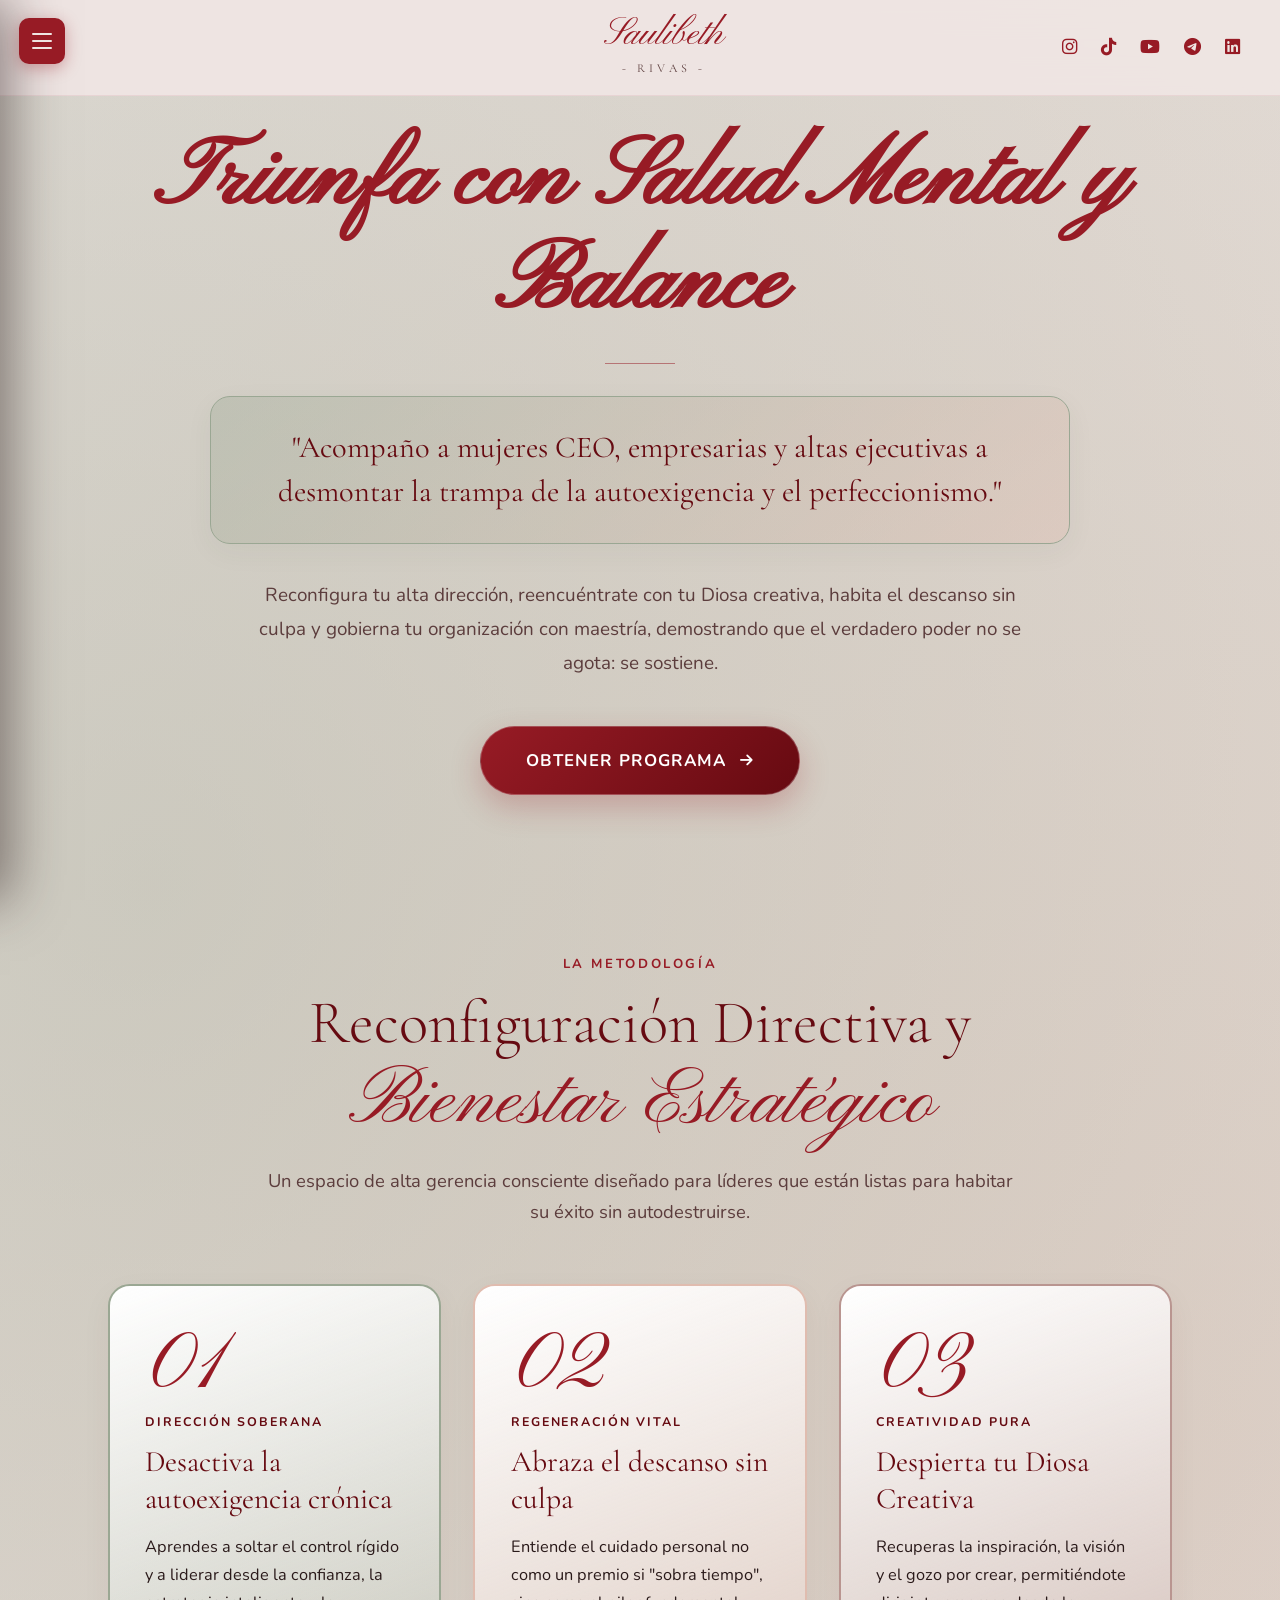
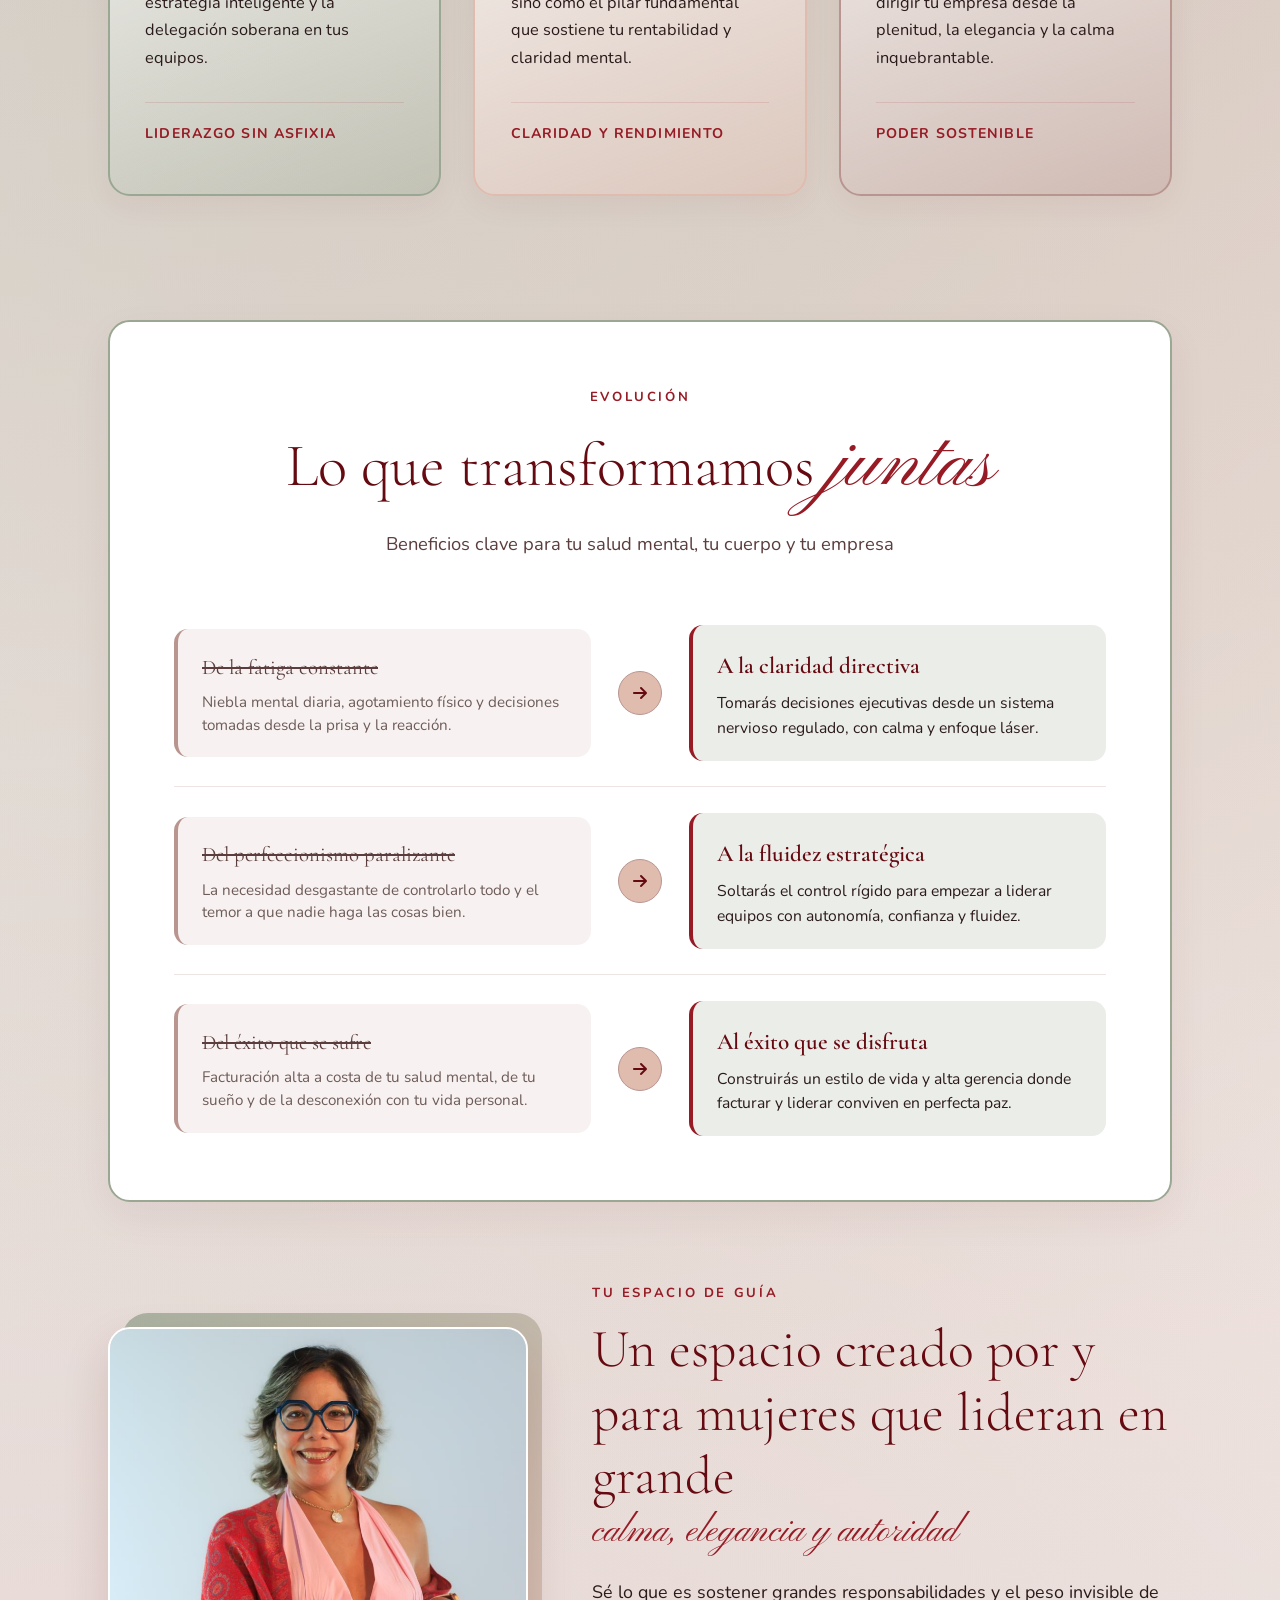
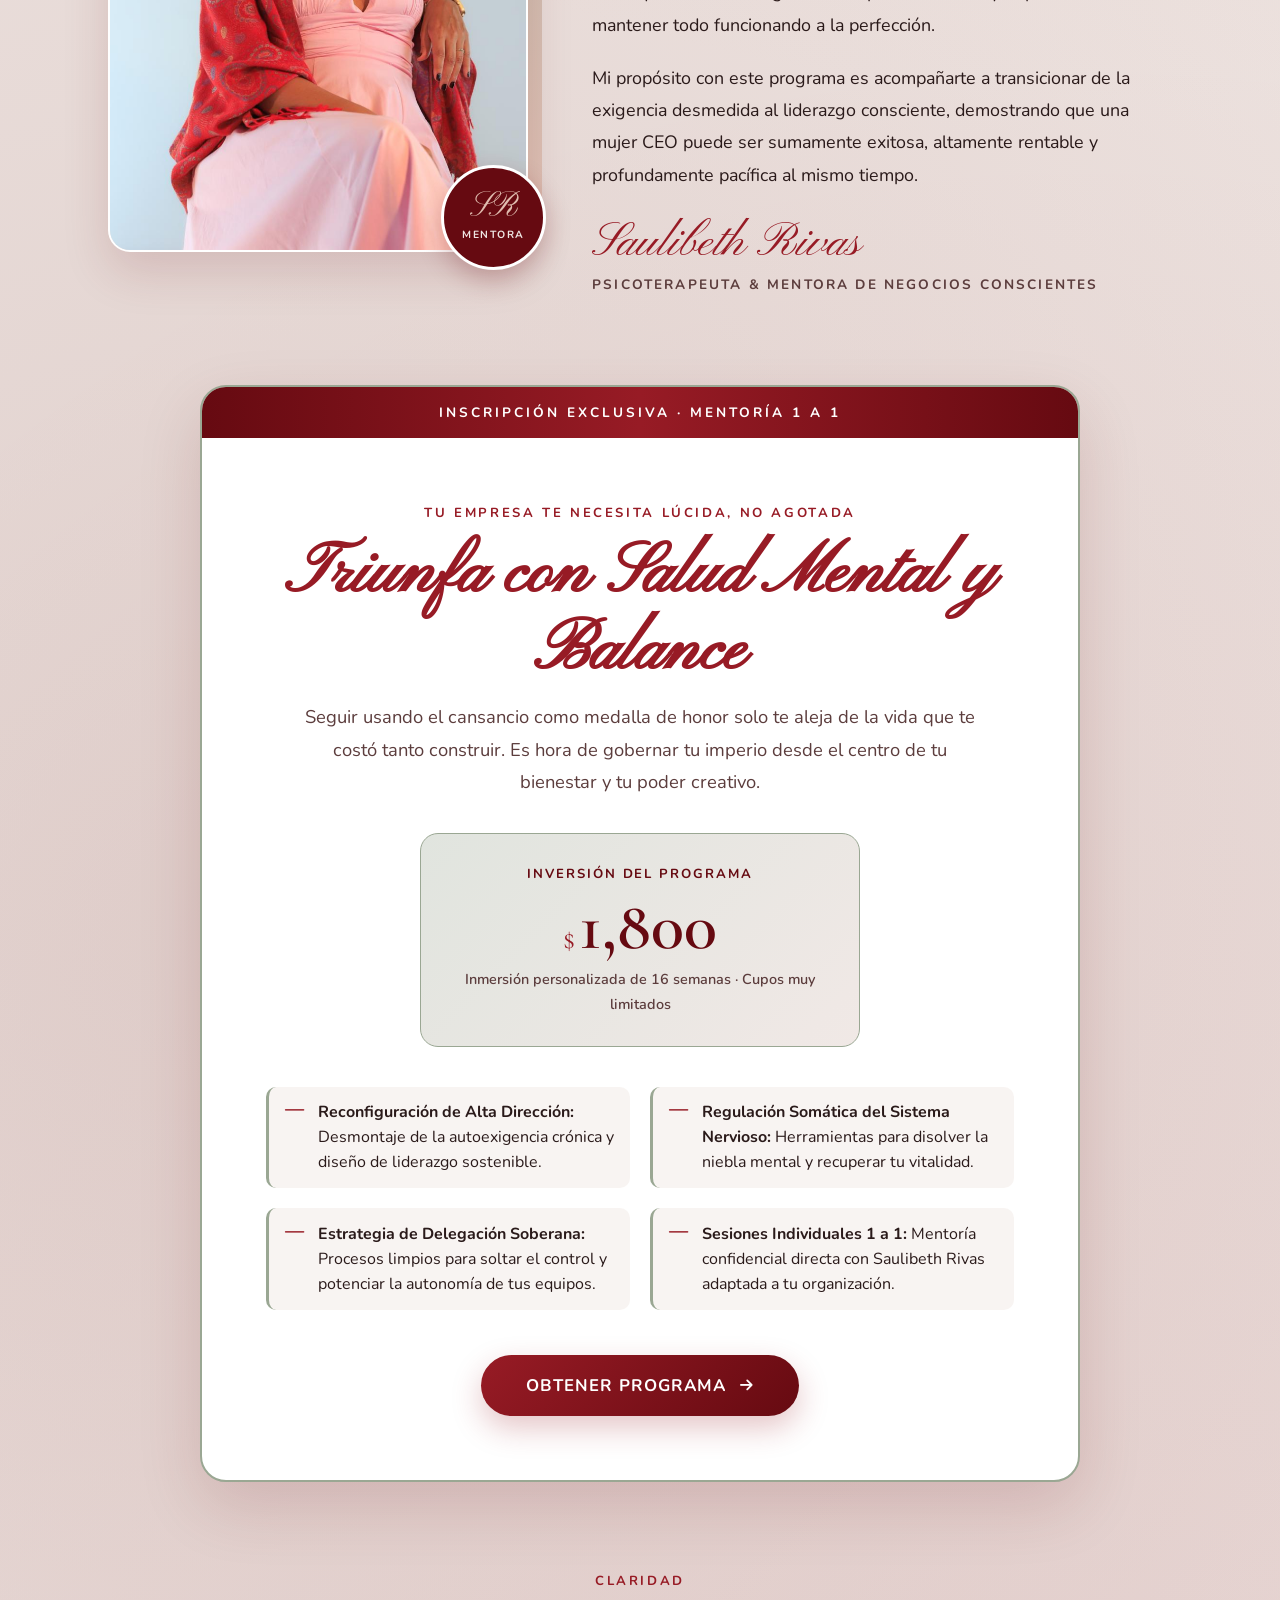
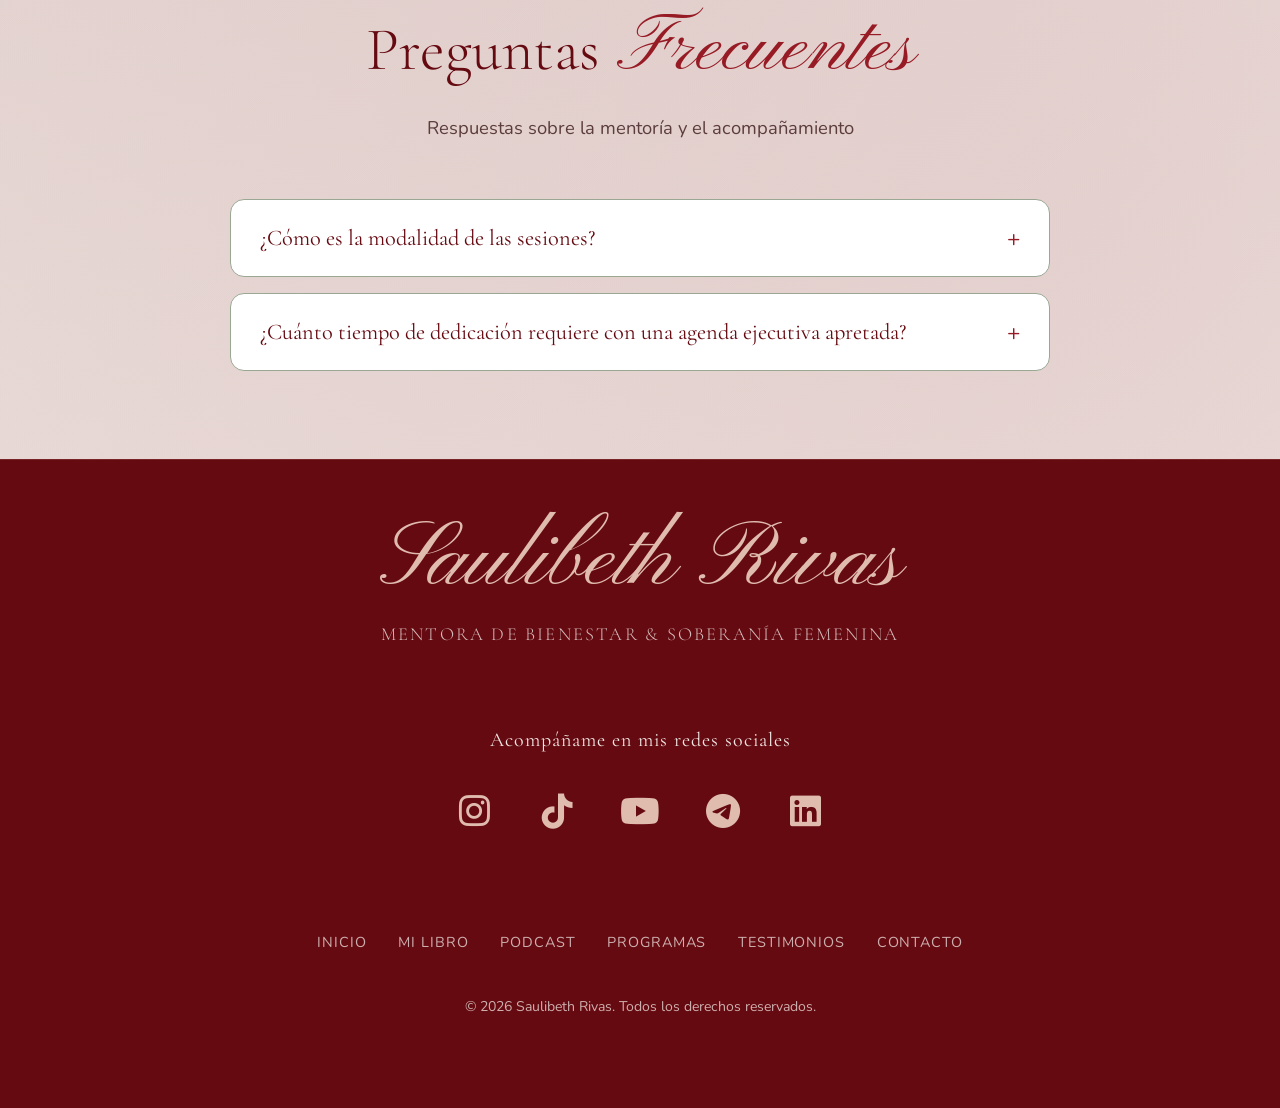
<file: curso-salud-mental.html>
<!DOCTYPE html>
<html lang="es">
<head>
  <meta charset="UTF-8">
  <meta name="viewport" content="width=device-width, initial-scale=1.0">
  <meta name="theme-color" content="#EFE6E3">
  
  <!-- Favicon de la pestaña del navegador -->
  <link rel="icon" type="image/x-icon" href="assets/favicon.ico">
  <link rel="icon" type="image/png" sizes="32x32" href="assets/favicon-32x32.png">
  <link rel="icon" type="image/png" sizes="16x16" href="assets/favicon-16x16.png">
  <link rel="apple-touch-icon" sizes="180x180" href="assets/apple-touch-icon.png">
  
  <title>Triunfa con Salud Mental y Balance - Saulibeth Rivas</title>
  
  <meta name="description" content="Acompaño a mujeres CEO, empresarias y altas ejecutivas a desmontar la trampa de la autoexigencia y gobernar su organización con maestría y paz." />
  
  <!-- Fonts Oficiales de la Página Principal (index.html) -->
  <link rel="preconnect" href="https://fonts.googleapis.com">
  <link rel="preconnect" href="https://fonts.gstatic.com" crossorigin>
  <link href="https://fonts.googleapis.com/css2?family=Cormorant+Garamond:ital,wght@0,300;0,400;0,600;1,300;1,400&family=Nunito:wght@300;400;500;600;700&family=Pinyon+Script&display=swap" rel="stylesheet">
  
  <!-- Icons (Solo navegación y flechas funcionales) -->
  <link rel="stylesheet" href="https://cdnjs.cloudflare.com/ajax/libs/font-awesome/6.4.0/css/all.min.css">
  
  <!-- Base Style Global -->
  <link rel="stylesheet" href="assets/style.css">
  
  <style>
    /* =========================================================
       TRIUNFA CON SALUD MENTAL Y BALANCE - SAULIBETH RIVAS
       Misma tipografía exacta de index.html:
       - Título principal Hero: Pinyon Script en #971B25
       - Títulos de sección: Cormorant Garamond (weight 300/400) + em en Pinyon Script
       - Textos y cuerpo: Nunito
       - Paleta: #971B25, #660A11, #9AA793 (Sage protagonista), #E0BCAF, #B99590, #EFE6E3
       ========================================================= */

    :root {
      --color-rojo: #971B25;
      --color-vinotinto: #660A11;
      --color-sage: #9AA793;
      --color-nude: #E0BCAF;
      --color-mauve: #B99590;
      --color-crema: #EFE6E3;
      --color-dark: #2A1A1A;
      --color-medium: #5C3D3D;

      --font-script: 'Pinyon Script', cursive;
      --font-body: 'Nunito', sans-serif;
      --font-serif: 'Cormorant Garamond', serif;
    }

    * {
      box-sizing: border-box;
      margin: 0;
      padding: 0;
    }

    body {
      background-color: var(--color-crema);
      background-image: 
        radial-gradient(circle at 12% 15%, rgba(154, 167, 147, 0.4) 0%, transparent 45%),
        radial-gradient(circle at 88% 25%, rgba(224, 188, 175, 0.4) 0%, transparent 40%),
        radial-gradient(circle at 18% 70%, rgba(185, 149, 144, 0.28) 0%, transparent 42%),
        radial-gradient(circle at 85% 85%, rgba(151, 27, 37, 0.08) 0%, transparent 35%);
      color: var(--color-dark);
      font-family: var(--font-body);
      font-size: 1.05rem;
      line-height: 1.75;
      overflow-x: hidden;
    }

    .landing-wrapper {
      max-width: 1120px;
      margin: 0 auto;
      padding: 0 1.75rem;
    }

    /* =========================================================
       BOTÓN PERSISTENTE DE COMPRA (STICKY BOTTOM BAR)
       En desktop: barra elegante con info
       En móvil: exclusivamente el botón de Obtener Programa
       ========================================================= */
    .sticky-buy-bar {
      position: fixed;
      bottom: 22px;
      left: 50%;
      transform: translate(-50%, 140%);
      z-index: 999;
      width: calc(100% - 2.5rem);
      max-width: 590px;
      background: rgba(239, 230, 227, 0.94);
      backdrop-filter: blur(20px);
      -webkit-backdrop-filter: blur(20px);
      border: 1.5px solid var(--color-sage);
      border-radius: 9999px;
      box-shadow: 0 16px 40px rgba(102, 10, 17, 0.16);
      padding: 0.6rem 0.8rem 0.6rem 1.6rem;
      display: flex;
      align-items: center;
      justify-content: space-between;
      gap: 1rem;
      transition: transform 0.45s cubic-bezier(0.16, 1, 0.3, 1), opacity 0.45s ease;
      opacity: 0;
      pointer-events: none;
    }
    .sticky-buy-bar.visible {
      transform: translate(-50%, 0);
      opacity: 1;
      pointer-events: auto;
    }
    .sticky-info {
      display: flex;
      flex-direction: column;
    }
    .sticky-tag {
      font-size: 0.72rem;
      text-transform: uppercase;
      letter-spacing: 0.16em;
      color: var(--color-rojo);
      font-weight: 700;
    }
    .sticky-name {
      font-family: var(--font-serif);
      font-size: 1.25rem;
      font-weight: 400;
      color: var(--color-vinotinto);
      line-height: 1.1;
    }
    .btn-sticky-action {
      display: inline-flex;
      align-items: center;
      gap: 0.65rem;
      padding: 0.8rem 1.75rem;
      border-radius: 9999px;
      background: linear-gradient(135deg, var(--color-rojo) 0%, var(--color-vinotinto) 100%);
      color: #ffffff !important;
      font-weight: 700;
      font-size: 0.92rem;
      text-transform: uppercase;
      letter-spacing: 0.08em;
      text-decoration: none;
      white-space: nowrap;
      border: 1px solid rgba(255, 255, 255, 0.3);
      box-shadow: 0 6px 18px rgba(151, 27, 37, 0.28);
      transition: transform 0.25s ease, box-shadow 0.25s ease;
      cursor: pointer;
    }
    .btn-sticky-action:hover {
      transform: scale(1.03);
      box-shadow: 0 10px 24px rgba(151, 27, 37, 0.4);
    }
    .btn-sticky-action i {
      font-size: 0.82rem;
      transition: transform 0.25s ease;
    }
    .btn-sticky-action:hover i {
      transform: translateX(3px);
    }

    /* =========================================================
       BOTONES DE ALTA COSTURA
       ========================================================= */
    .btn-luxury-primary {
      display: inline-flex;
      align-items: center;
      justify-content: center;
      gap: 0.85rem;
      padding: 1.2rem 2.8rem;
      border-radius: 9999px;
      background: linear-gradient(135deg, var(--color-rojo) 0%, var(--color-vinotinto) 100%);
      color: #ffffff !important;
      font-weight: 700;
      font-size: 1.05rem;
      letter-spacing: 0.06em;
      text-transform: uppercase;
      text-decoration: none;
      border: 1px solid rgba(255, 255, 255, 0.25);
      box-shadow: 0 12px 30px rgba(151, 27, 37, 0.25);
      transition: all 0.35s cubic-bezier(0.16, 1, 0.3, 1);
      position: relative;
      overflow: hidden;
      cursor: pointer;
    }
    .btn-luxury-primary::before {
      content: '';
      position: absolute;
      top: 0; left: -100%;
      width: 60%; height: 100%;
      background: linear-gradient(90deg, transparent, rgba(255, 255, 255, 0.35), transparent);
      transform: skewX(-25deg);
      transition: 0.75s ease;
    }
    .btn-luxury-primary:hover {
      transform: translateY(-4px) scale(1.02);
      box-shadow: 0 18px 40px rgba(151, 27, 37, 0.38);
      background: linear-gradient(135deg, #a81e29 0%, var(--color-vinotinto) 100%);
    }
    .btn-luxury-primary:hover::before {
      left: 140%;
    }
    .btn-luxury-primary i {
      font-size: 0.9rem;
      transition: transform 0.25s ease;
    }
    .btn-luxury-primary:hover i {
      transform: translateX(4px);
    }

    /* =========================================================
       HERO SECTION (Misma tipografía que index.html)
       ========================================================= */
    .hero-balance {
      padding: 130px 0 50px;
      text-align: center;
      position: relative;
    }

    .hero-title {
      font-family: var(--font-script) !important;
      font-size: clamp(3.8rem, 7.5vw, 6.5rem);
      color: var(--color-rojo);
      line-height: 1.08;
      margin-bottom: 2rem;
      position: relative;
      display: inline-block;
    }
    .hero-title::after {
      content: '';
      display: block;
      width: 70px;
      height: 1px;
      background: var(--color-rojo);
      margin: 1.6rem auto 0;
      opacity: 0.5;
    }

    .hero-hook-box {
      background: linear-gradient(135deg, rgba(154, 167, 147, 0.35) 0%, rgba(224, 188, 175, 0.35) 100%);
      border: 1px solid var(--color-sage);
      border-radius: 20px;
      padding: 1.8rem 2.4rem;
      max-width: 860px;
      margin: 0 auto 2.2rem;
      box-shadow: 0 8px 28px rgba(56, 77, 52, 0.05);
    }

    .hero-hook-text {
      font-family: var(--font-serif) !important;
      font-size: clamp(1.4rem, 2.4vw, 1.9rem);
      color: var(--color-vinotinto);
      font-weight: 400;
      line-height: 1.45;
    }

    .hero-desc {
      font-size: 1.18rem;
      color: var(--color-medium);
      max-width: 780px;
      margin: 0 auto 2.8rem;
      line-height: 1.8;
      font-weight: 400;
    }

    .hero-actions {
      display: flex;
      align-items: center;
      justify-content: center;
      gap: 1.25rem;
      margin-bottom: 3rem;
    }

    /* =========================================================
       TÍTULOS DE SECCIÓN
       ========================================================= */
    .section-spacing {
      padding: 60px 0;
    }

    .section-header {
      text-align: center;
      max-width: 760px;
      margin: 0 auto 3.5rem;
    }

    .section-eyebrow {
      font-size: 0.82rem;
      font-weight: 700;
      text-transform: uppercase;
      letter-spacing: 0.2em;
      color: var(--color-rojo);
      margin-bottom: 0.75rem;
      display: block;
    }

    .section-title {
      font-family: var(--font-serif) !important;
      font-size: clamp(2.5rem, 5vw, 3.8rem);
      color: var(--color-vinotinto);
      font-weight: 300;
      line-height: 1.15;
      margin-bottom: 1rem;
    }
    .section-title em {
      font-family: var(--font-script) !important;
      color: var(--color-rojo);
      font-style: normal;
      font-size: 1.3em;
      display: inline-block;
      margin-left: 0.2rem;
    }

    .section-subtitle {
      font-size: 1.15rem;
      color: var(--color-medium);
      font-weight: 400;
      line-height: 1.7;
    }

    /* =========================================================
       SECCIÓN 1: EL DOLOR Y LA REALIDAD OCULTA (4 TARJETAS)
       ========================================================= */
    .symptom-grid {
      display: grid;
      grid-template-columns: repeat(auto-fit, minmax(260px, 1fr));
      gap: 1.6rem;
      margin-bottom: 4rem;
    }

    .symptom-card {
      border-radius: 18px;
      padding: 2.2rem 1.8rem;
      transition: transform 0.35s ease, box-shadow 0.35s ease;
      display: flex;
      flex-direction: column;
    }
    .symptom-card:hover {
      transform: translateY(-6px);
      box-shadow: 0 16px 36px rgba(102, 10, 17, 0.1);
    }

    .card-tone-sage {
      background: linear-gradient(145deg, #ffffff 0%, rgba(154, 167, 147, 0.25) 100%);
      border: 1.5px solid var(--color-sage);
    }
    .card-tone-nude {
      background: linear-gradient(145deg, #ffffff 0%, rgba(224, 188, 175, 0.32) 100%);
      border: 1.5px solid var(--color-nude);
    }
    .card-tone-mauve {
      background: linear-gradient(145deg, #ffffff 0%, rgba(185, 149, 144, 0.25) 100%);
      border: 1.5px solid var(--color-mauve);
    }
    .card-tone-crema {
      background: linear-gradient(145deg, #ffffff 0%, rgba(239, 230, 227, 0.8) 100%);
      border: 1.5px solid rgba(151, 27, 37, 0.25);
    }

    .card-num-label {
      font-size: 0.78rem;
      font-weight: 700;
      text-transform: uppercase;
      letter-spacing: 0.12em;
      color: var(--color-rojo);
      margin-bottom: 0.75rem;
      display: block;
    }

    .symptom-title {
      font-family: var(--font-serif) !important;
      font-size: 1.45rem;
      font-weight: 400;
      color: var(--color-vinotinto);
      margin-bottom: 0.75rem;
      line-height: 1.25;
    }

    .symptom-desc {
      font-size: 0.98rem;
      color: var(--color-dark);
      line-height: 1.65;
    }

    /* =========================================================
       SECCIÓN 2: LOS 3 PILARES DE LA SOLUCIÓN
       ========================================================= */
    .pillars-grid {
      display: grid;
      grid-template-columns: repeat(auto-fit, minmax(310px, 1fr));
      gap: 2rem;
      margin-bottom: 4rem;
    }

    .pillar-card {
      border-radius: 22px;
      padding: 3rem 2.2rem;
      display: flex;
      flex-direction: column;
      box-shadow: 0 10px 30px rgba(102, 10, 17, 0.05);
      transition: transform 0.35s ease, box-shadow 0.35s ease;
    }
    .pillar-card:hover {
      transform: translateY(-8px);
      box-shadow: 0 20px 45px rgba(102, 10, 17, 0.12);
    }

    .pillar-card-1 {
      background: linear-gradient(160deg, #ffffff 0%, rgba(154, 167, 147, 0.35) 100%);
      border: 2px solid var(--color-sage);
    }
    .pillar-card-2 {
      background: linear-gradient(160deg, #ffffff 0%, rgba(224, 188, 175, 0.4) 100%);
      border: 2px solid var(--color-nude);
    }
    .pillar-card-3 {
      background: linear-gradient(160deg, #ffffff 0%, rgba(185, 149, 144, 0.35) 100%);
      border: 2px solid var(--color-mauve);
    }

    .pillar-num {
      font-family: var(--font-script) !important;
      font-size: 5rem;
      color: var(--color-rojo);
      line-height: 0.85;
      margin-bottom: 0.6rem;
    }

    .pillar-tag {
      font-size: 0.78rem;
      text-transform: uppercase;
      letter-spacing: 0.16em;
      color: var(--color-vinotinto);
      font-weight: 700;
      margin-bottom: 0.7rem;
      display: block;
    }

    .pillar-title {
      font-family: var(--font-serif) !important;
      font-size: 1.85rem;
      color: var(--color-vinotinto);
      font-weight: 400;
      margin-bottom: 1rem;
      line-height: 1.25;
    }

    .pillar-desc {
      font-size: 1.02rem;
      color: var(--color-dark);
      line-height: 1.7;
      flex-grow: 1;
    }

    .pillar-footer-label {
      margin-top: 1.8rem;
      padding-top: 1.2rem;
      border-top: 1px solid rgba(151, 27, 37, 0.12);
      font-size: 0.88rem;
      font-weight: 700;
      color: var(--color-rojo);
      text-transform: uppercase;
      letter-spacing: 0.08em;
    }

    /* =========================================================
       SECCIÓN 3: LA GRAN TRANSFORMACIÓN (DE -> A)
       ========================================================= */
    .transform-wrapper {
      background: #ffffff;
      border-radius: 22px;
      padding: clamp(2.5rem, 5vw, 4rem);
      border: 2px solid var(--color-sage);
      box-shadow: 0 14px 40px rgba(102, 10, 17, 0.06);
      margin-bottom: 5rem;
    }

    .transform-row {
      display: grid;
      grid-template-columns: 1fr 50px 1fr;
      align-items: center;
      gap: 1.5rem;
      padding: 1.6rem 0;
      border-bottom: 1px solid rgba(185, 149, 144, 0.25);
    }
    .transform-row:last-child {
      border-bottom: none;
      padding-bottom: 0;
    }

    .transform-from {
      background: rgba(239, 230, 227, 0.5);
      border-radius: 14px;
      padding: 1.3rem 1.5rem;
      border-left: 4px solid var(--color-mauve);
    }
    .transform-from h4 {
      font-family: var(--font-serif) !important;
      font-size: 1.3rem;
      font-weight: 400;
      color: var(--color-medium);
      text-decoration: line-through;
      margin-bottom: 0.3rem;
    }
    .transform-from p {
      font-size: 0.95rem;
      color: #6d5b58;
      line-height: 1.5;
    }

    .transform-arrow-box {
      width: 44px;
      height: 44px;
      border-radius: 50%;
      background: var(--color-nude);
      border: 1px solid var(--color-mauve);
      display: flex;
      align-items: center;
      justify-content: center;
      color: var(--color-vinotinto);
      font-size: 1rem;
      margin: 0 auto;
    }

    .transform-to {
      background: rgba(154, 167, 147, 0.2);
      border-radius: 14px;
      padding: 1.3rem 1.5rem;
      border-left: 4px solid var(--color-rojo);
    }
    .transform-to h4 {
      font-family: var(--font-serif) !important;
      font-size: 1.45rem;
      font-weight: 600;
      color: var(--color-vinotinto);
      margin-bottom: 0.3rem;
    }
    .transform-to p {
      font-size: 0.98rem;
      color: var(--color-dark);
      line-height: 1.55;
    }

    /* =========================================================
       SECCIÓN 4: QUIÉN TE ACOMPAÑA (AUTORIDAD & CONEXIÓN)
       ========================================================= */
    .mentor-section {
      display: grid;
      grid-template-columns: 420px 1fr;
      gap: 4rem;
      align-items: center;
      margin-bottom: 5.5rem;
    }
    .mentor-photo-wrap {
      position: relative;
    }
    .mentor-photo-bg {
      position: absolute;
      inset: -14px -14px 14px 14px;
      border-radius: 26px;
      background: linear-gradient(135deg, var(--color-sage) 0%, var(--color-nude) 100%);
      z-index: 1;
      opacity: 0.8;
    }
    .mentor-photo-frame {
      position: relative;
      z-index: 2;
      border-radius: 22px;
      overflow: hidden;
      box-shadow: 0 20px 48px rgba(102, 10, 17, 0.14);
      border: 2px solid #ffffff;
      aspect-ratio: 4/5;
      background: #f0e6e3;
    }
    .mentor-photo-frame img {
      width: 100%;
      height: 100%;
      object-fit: cover;
      object-position: center top;
      display: block;
    }
    .mentor-seal-badge {
      position: absolute;
      bottom: -18px;
      right: -18px;
      z-index: 3;
      width: 105px;
      height: 105px;
      border-radius: 50%;
      background: var(--color-vinotinto);
      color: var(--color-crema);
      border: 3px solid #ffffff;
      box-shadow: 0 10px 24px rgba(102, 10, 17, 0.25);
      display: flex;
      flex-direction: column;
      align-items: center;
      justify-content: center;
      text-align: center;
    }
    .mentor-seal-badge .seal-monogram {
      font-family: var(--font-script) !important;
      font-size: 2.2rem;
      line-height: 1;
      color: var(--color-nude);
    }
    .mentor-seal-badge .seal-sub {
      font-size: 0.65rem;
      text-transform: uppercase;
      letter-spacing: 0.15em;
      font-weight: 700;
    }
    .mentor-content h2 {
      font-family: var(--font-serif) !important;
      font-size: clamp(2.4rem, 4.2vw, 3.4rem);
      color: var(--color-vinotinto);
      font-weight: 300;
      line-height: 1.18;
      margin-bottom: 0.4rem;
    }
    .mentor-tagline {
      font-family: var(--font-script) !important;
      font-size: 2.3rem;
      color: var(--color-rojo);
      margin-bottom: 1.6rem;
      display: block;
      line-height: 1;
    }
    .mentor-bio p {
      font-size: 1.12rem;
      color: var(--color-dark);
      line-height: 1.8;
      margin-bottom: 1.3rem;
    }
    .mentor-signature {
      margin-top: 1.8rem;
    }
    .signature-script {
      font-family: var(--font-script) !important;
      font-size: 3rem;
      color: var(--color-rojo);
      line-height: 1;
    }
    .signature-title {
      font-size: 0.85rem;
      text-transform: uppercase;
      letter-spacing: 0.16em;
      color: var(--color-medium);
      font-weight: 700;
      margin-top: 0.35rem;
    }

    /* =========================================================
       CAJA DE OFERTA IRRESISTIBLE & INVERSIÓN
       Ancla: #inversion
       ========================================================= */
    .offer-box-wrapper {
      max-width: 880px;
      margin: 0 auto 5.5rem;
    }
    .offer-box {
      background: #ffffff;
      border-radius: 26px;
      border: 2.5px solid var(--color-sage);
      box-shadow: 0 24px 65px rgba(102, 10, 17, 0.14);
      overflow: hidden;
    }
    .offer-ribbon {
      background: linear-gradient(90deg, var(--color-vinotinto) 0%, var(--color-rojo) 50%, var(--color-vinotinto) 100%);
      color: #ffffff;
      text-align: center;
      padding: 0.85rem 1.5rem;
      font-size: 0.85rem;
      font-weight: 700;
      text-transform: uppercase;
      letter-spacing: 0.22em;
    }
    .offer-content {
      padding: clamp(2.5rem, 5vw, 4rem);
      text-align: center;
    }
    .offer-title {
      font-family: var(--font-script) !important;
      font-size: clamp(3.2rem, 5.5vw, 4.8rem);
      color: var(--color-rojo);
      line-height: 1.1;
      margin-bottom: 0.6rem;
    }
    .offer-promise {
      font-size: 1.15rem;
      color: var(--color-medium);
      max-width: 680px;
      margin: 0 auto 2.2rem;
    }
    .offer-price-area {
      background: linear-gradient(135deg, rgba(154, 167, 147, 0.3) 0%, rgba(239, 230, 227, 0.9) 100%);
      border-radius: 18px;
      padding: 1.8rem;
      max-width: 440px;
      margin: 0 auto 2.5rem;
      border: 1.5px solid var(--color-sage);
    }
    .price-tag-sub {
      font-size: 0.82rem;
      text-transform: uppercase;
      letter-spacing: 0.15em;
      color: var(--color-vinotinto);
      font-weight: 700;
      display: block;
      margin-bottom: 0.35rem;
    }
    .price-value {
      font-family: var(--font-serif) !important;
      font-size: clamp(3.4rem, 5.5vw, 4.3rem);
      color: var(--color-vinotinto);
      font-weight: 600;
      line-height: 1;
      display: flex;
      align-items: baseline;
      justify-content: center;
      gap: 0.25rem;
    }
    .price-currency {
      font-size: 1.8rem;
      font-weight: 400;
      color: var(--color-rojo);
    }
    .price-terms {
      font-size: 0.9rem;
      color: var(--color-medium);
      margin-top: 0.4rem;
      font-weight: 600;
    }

    .includes-grid {
      display: grid;
      grid-template-columns: repeat(auto-fit, minmax(280px, 1fr));
      gap: 1.25rem;
      text-align: left;
      margin-bottom: 2.8rem;
    }
    .include-item {
      display: flex;
      align-items: flex-start;
      gap: 0.85rem;
      font-size: 1rem;
      color: var(--color-dark);
      line-height: 1.55;
      padding: 0.85rem 1rem;
      background: rgba(239, 230, 227, 0.45);
      border-radius: 10px;
      border-left: 3px solid var(--color-sage);
    }
    .include-dash {
      color: var(--color-rojo);
      font-weight: 700;
      font-size: 1.2rem;
      line-height: 1;
    }

    /* =========================================================
       PREGUNTAS FRECUENTES (FAQ ACORDEÓN)
       ========================================================= */
    .faq-wrapper {
      max-width: 820px;
      margin: 0 auto 5.5rem;
    }
    .faq-item {
      background: #ffffff;
      border: 1.5px solid var(--color-sage);
      border-radius: 14px;
      margin-bottom: 1rem;
      overflow: hidden;
      transition: border-color 0.25s ease;
    }
    .faq-item.active {
      border-color: var(--color-rojo);
      box-shadow: 0 8px 24px rgba(102, 10, 17, 0.06);
    }
    .faq-question {
      width: 100%;
      text-align: left;
      padding: 1.4rem 1.8rem;
      background: none;
      border: none;
      display: flex;
      align-items: center;
      justify-content: space-between;
      gap: 1.2rem;
      cursor: pointer;
    }
    .faq-question-text {
      font-family: var(--font-serif) !important;
      font-size: 1.4rem;
      font-weight: 400;
      color: var(--color-vinotinto);
      line-height: 1.25;
      transition: color 0.2s ease;
    }
    .faq-question:hover .faq-question-text {
      color: var(--color-rojo);
    }
    .faq-toggle-sign {
      font-family: var(--font-body) !important;
      font-size: 1.4rem;
      font-weight: 400;
      color: var(--color-rojo);
      transition: transform 0.3s ease;
    }
    .faq-item.active .faq-toggle-sign {
      transform: rotate(45deg);
    }
    .faq-answer {
      max-height: 0;
      overflow: hidden;
      transition: max-height 0.35s cubic-bezier(0.16, 1, 0.3, 1);
      padding: 0 1.8rem;
    }
    .faq-item.active .faq-answer {
      padding-bottom: 1.5rem;
    }
    .faq-answer p {
      font-size: 1.02rem;
      color: var(--color-dark);
      line-height: 1.7;
    }

    /* Footer */
    footer {
      background: var(--color-vinotinto);
      color: var(--color-crema);
      padding: 3.5rem 2rem 5.5rem;
      text-align: center;
    }
    .footer-logo {
      font-family: var(--font-script) !important;
      font-size: 3.2rem;
      color: var(--color-nude);
      text-decoration: none;
      display: inline-block;
      margin-bottom: 0.75rem;
    }
    .footer-social-links {
      display: flex;
      justify-content: center;
      gap: 1.5rem;
      margin-bottom: 1.5rem;
    }
    .footer-social-links a {
      color: var(--color-crema);
      font-size: 1.25rem;
      transition: color 0.25s ease;
    }
    .footer-social-links a:hover {
      color: var(--color-nude);
    }
    .footer-copy {
      font-size: 0.88rem;
      color: rgba(239, 230, 227, 0.75);
    }

    /* =========================================================
       RESPONSIVE & MOBILE DESIGN (100% ADAPTADO A MÓVILES)
       ========================================================= */
    @media (max-width: 768px) {
      .sidebar {
        width: 320px;
        max-width: 88vw;
        padding: 4.2rem 1.6rem 3rem;
        overflow-y: auto;
        -webkit-overflow-scrolling: touch;
        overscroll-behavior-y: contain;
      }
      .sidebar-nav {
        gap: 1.1rem;
        margin-top: 0.8rem;
      }
      .sidebar-nav a {
        font-size: 1.65rem;
      }
      .sidebar-divider {
        margin: 1.15rem 0;
      }
      .sidebar-social-block {
        margin-top: 1.6rem;
        padding-top: 1.2rem;
        padding-bottom: 2.5rem;
      }
      body {
        font-size: 1rem;
        line-height: 1.68;
      }

      .landing-wrapper {
        padding: 0 1.25rem;
      }

      /* Hero Mobile */
      .hero-balance {
        padding: 95px 0 35px;
      }
      .hero-title {
        font-size: clamp(3rem, 11vw, 4.6rem);
        margin-bottom: 1.2rem;
      }
      .hero-title::after {
        margin: 1.1rem auto 0;
        width: 50px;
      }
      .hero-hook-box {
        padding: 1.3rem 1.25rem;
        border-radius: 16px;
        margin-bottom: 1.6rem;
      }
      .hero-hook-text {
        font-size: clamp(1.2rem, 4.8vw, 1.45rem);
        line-height: 1.42;
      }
      .hero-desc {
        font-size: 1.05rem;
        line-height: 1.7;
        margin-bottom: 2rem;
      }
      .hero-actions {
        margin-bottom: 2rem;
      }
      .btn-luxury-primary {
        width: 100%;
        max-width: 360px;
        padding: 1.15rem 1.8rem;
        font-size: 0.98rem;
        text-align: center;
      }

      /* Sección Títulos */
      .section-spacing {
        padding: 45px 0;
      }
      .section-header {
        margin-bottom: 2.2rem;
      }
      .section-title {
        font-size: clamp(2.1rem, 7.5vw, 2.9rem);
        line-height: 1.2;
      }
      .section-title em {
        display: inline;
        font-size: 1.18em;
      }
      .section-subtitle {
        font-size: 1.05rem;
        line-height: 1.6;
      }

      /* Síntomas y Pilares Mobile */
      .symptom-grid, .pillars-grid {
        grid-template-columns: 1fr;
        gap: 1.3rem;
        margin-bottom: 3rem;
      }
      .symptom-card, .pillar-card {
        padding: 2.2rem 1.5rem;
        border-radius: 18px;
      }
      .pillar-num {
        font-size: 4rem;
        margin-bottom: 0.2rem;
      }
      .pillar-title {
        font-size: 1.55rem;
        margin-bottom: 0.75rem;
        line-height: 1.25;
      }

      /* Transformación Mobile */
      .transform-wrapper {
        padding: 2rem 1.25rem;
        border-radius: 18px;
        margin-bottom: 3.5rem;
      }
      .transform-row {
        grid-template-columns: 1fr;
        gap: 0.75rem;
        padding: 1.25rem 0;
      }
      .transform-from, .transform-to {
        padding: 1.1rem 1.15rem;
      }
      .transform-arrow-box {
        margin: 0.2rem auto;
        transform: rotate(90deg);
        width: 36px;
        height: 36px;
        font-size: 0.85rem;
      }
      .transform-from h4 {
        font-size: 1.15rem;
      }
      .transform-to h4 {
        font-size: 1.25rem;
      }
      .transform-from p, .transform-to p {
        font-size: 0.92rem;
      }

      /* Mentor Section Mobile */
      .mentor-section {
        grid-template-columns: 1fr;
        gap: 2.5rem;
        max-width: 440px;
        margin: 0 auto 4rem;
        text-align: center;
      }
      .mentor-photo-frame {
        max-width: 290px;
        margin: 0 auto;
        border-radius: 18px;
      }
      .mentor-photo-bg {
        inset: -10px -10px 10px 10px;
        border-radius: 22px;
      }
      .mentor-seal-badge {
        width: 88px;
        height: 88px;
        bottom: -10px;
        right: 15px;
      }
      .mentor-seal-badge .seal-monogram {
        font-size: 1.9rem;
      }
      .mentor-content h2 {
        font-size: clamp(2.1rem, 6.8vw, 2.7rem);
        line-height: 1.2;
      }
      .mentor-tagline {
        font-size: 1.85rem;
        margin-bottom: 1.2rem;
      }
      .mentor-bio p {
        font-size: 1.05rem;
        line-height: 1.7;
        text-align: left;
      }
      .mentor-signature {
        text-align: center;
        margin-top: 1.5rem;
      }
      .signature-script {
        font-size: 2.6rem;
      }

      /* Caja de Oferta Mobile */
      .offer-box-wrapper {
        margin: 0 auto 4rem;
      }
      .offer-box {
        border-radius: 20px;
      }
      .offer-ribbon {
        font-size: 0.75rem;
        padding: 0.75rem 1rem;
        letter-spacing: 0.15em;
      }
      .offer-content {
        padding: 2.2rem 1.25rem;
      }
      .offer-title {
        font-size: clamp(2.6rem, 11vw, 3.6rem);
      }
      .offer-promise {
        font-size: 1.05rem;
        margin-bottom: 1.8rem;
      }
      .offer-price-area {
        padding: 1.4rem 1rem;
        border-radius: 16px;
        margin-bottom: 2rem;
      }
      .price-value {
        font-size: 3.4rem;
      }
      .includes-grid {
        grid-template-columns: 1fr;
        gap: 0.85rem;
        margin-bottom: 2.2rem;
      }
      .include-item {
        padding: 0.85rem 1rem;
        font-size: 0.95rem;
      }

      /* FAQ Mobile */
      .faq-wrapper {
        margin: 0 auto 4.5rem;
      }
      .faq-question {
        padding: 1.2rem 1.25rem;
        gap: 0.8rem;
      }
      .faq-question-text {
        font-size: 1.2rem;
        line-height: 1.35;
      }
      .faq-answer {
        padding: 0 1.25rem;
      }
      .faq-item.active .faq-answer {
        padding-bottom: 1.25rem;
      }
      .faq-answer p {
        font-size: 0.98rem;
      }

      /* Footer Mobile con espacio para la barra de compra */
      footer {
        padding: 3rem 1.5rem 6.5rem;
      }

      /* Header mobile */
      header {
        padding: 0.65rem 0.85rem 0.65rem 62px;
        min-height: 60px;
        display: flex;
        justify-content: space-between;
        align-items: center;
      }
      .header-logo {
        margin: 0 !important;
        display: flex;
        flex-direction: column;
        align-items: flex-start;
        text-align: left;
        flex-shrink: 0;
      }
      .header-logo .script-name {
        font-size: clamp(1.4rem, 4.4vw, 1.75rem);
        line-height: 1;
      }
      .header-logo .serif-subtitle {
        font-size: 0.58rem;
        letter-spacing: 0.18em;
        margin-top: 1px;
      }
      .header-social {
        display: flex !important;
        position: static !important;
        margin-left: auto;
        gap: clamp(0.3rem, 1.6vw, 0.6rem);
        align-items: center;
      }
      .header-social a {
        display: inline-flex;
        align-items: center;
        justify-content: center;
        width: 32px;
        height: 36px;
        font-size: clamp(1.05rem, 3.2vw, 1.25rem);
        color: var(--color-rojo);
      }
      .header-social { display: flex !important; }
      .header-logo .script-name {
        font-size: 2.1rem;
      }

      /* En móviles: sólo el botón flotante Obtener Programa */
      .sticky-info {
        display: none !important;
      }
      .sticky-buy-bar {
        width: auto;
        max-width: calc(100% - 2rem);
        left: 50%;
        bottom: calc(18px + env(safe-area-inset-bottom, 0px));
        transform: translate(-50%, 140%);
        border-radius: 9999px;
        padding: 0;
        background: transparent;
        border: none;
        box-shadow: none;
        backdrop-filter: none;
        -webkit-backdrop-filter: none;
        display: flex;
        justify-content: center;
      }
      .sticky-buy-bar.visible {
        transform: translate(-50%, 0);
      }
      .btn-sticky-action {
        padding: 0.95rem 2.2rem;
        font-size: 0.95rem;
        border-radius: 9999px;
        box-shadow: 0 10px 32px rgba(151, 27, 37, 0.45), 0 2px 8px rgba(0, 0, 0, 0.12);
        width: auto;
        min-width: 240px;
        justify-content: center;
      }
    }

    /* Reglas para pantallas compactas (< 520px) */
    @media (max-width: 520px) {
      .landing-wrapper {
        padding: 0 1rem;
      }
    }
  
    /* Sidebar Social Navigation (Unified Contrast & Brand Style) */
/* Sidebar Social Navigation (Unified Contrast & Brand Style) */
.sidebar-social-block {
  margin-top: auto;
  padding-top: 2rem;
  border-top: 1px solid rgba(239, 230, 227, 0.25);
}
.sidebar-social-label {
  font-family: var(--font-serif);
  font-size: 0.95rem;
  text-transform: uppercase;
  letter-spacing: 0.15em;
  color: rgba(239, 230, 227, 0.95);
  display: block;
  margin-bottom: 1rem;
  font-weight: 600;
}
.sidebar-social-icons {
  display: flex;
  gap: 0.85rem;
  flex-wrap: wrap;
}
.sidebar-social-icons a {
  width: 44px;
  height: 44px;
  border-radius: 50%;
  background: rgba(255, 255, 255, 0.16);
  border: 1px solid rgba(255, 255, 255, 0.35);
  color: #ffffff !important;
  display: flex;
  align-items: center;
  justify-content: center;
  font-size: 1.2rem;
  text-decoration: none;
  transition: all 0.3s var(--ease-out);
  box-shadow: 0 4px 14px rgba(0, 0, 0, 0.18);
}
.sidebar-social-icons a:hover {
  background: #ffffff;
  color: #971B25 !important;
  transform: translateY(-3px);
  box-shadow: 0 8px 20px rgba(0, 0, 0, 0.3);
}

  </style>
</head>
<body>

  <!-- Overlay y Sidebar Menu -->
  <div class="sidebar-overlay" id="sidebarOverlay"></div>
  <nav class="sidebar" id="sidebar">
    <button class="sidebar-close" id="sidebarClose" aria-label="Cerrar Menú">×</button>
    <ul class="sidebar-nav">
      <li><a href="index.html">Inicio</a></li>
      <li><a href="index.html#libro">Mi Libro</a></li>
      <li><a href="index.html#podcast">Podcast</a></li>
      <hr class="sidebar-divider">
      <li><a href="cursos.html">Programas</a></li>
      <li><a href="testimonios.html">Testimonios</a></li>
      <hr class="sidebar-divider">
      <li><a href="contacto.html">Contacto Directo</a></li>
    </ul>
      <div class="sidebar-social-block">
      <span class="sidebar-social-label">Sígueme en Redes</span>
      <div class="sidebar-social-icons">
        <a href="https://www.instagram.com/rivassaulibeth/" target="_blank" rel="noopener noreferrer" aria-label="Instagram"><i class="fa-brands fa-instagram"></i></a>
        <a href="https://www.tiktok.com/@rivas_saulibeth" target="_blank" rel="noopener noreferrer" aria-label="TikTok"><i class="fa-brands fa-tiktok"></i></a>
        <a href="https://www.youtube.com/@saulibethrivas" target="_blank" rel="noopener noreferrer" aria-label="YouTube"><i class="fa-brands fa-youtube"></i></a>
        <a href="https://t.me/+IA5EclvWVjMuERb3" target="_blank" rel="noopener noreferrer" aria-label="Telegram"><i class="fa-brands fa-telegram"></i></a>
        <a href="https://www.linkedin.com/in/saulibeth-rivas-59ba6620a/" target="_blank" rel="noopener noreferrer" aria-label="LinkedIn"><i class="fa-brands fa-linkedin"></i></a>
      </div>
    </div>
  </nav>

  <!-- Botón Hamburguesa -->
  <button class="hamburger-btn" id="hamburgerBtn" aria-label="Abrir Menú">
    <span></span><span></span><span></span>
  </button>

  <!-- Header Fijo Superior -->
  <header id="mainHeader">
    <a href="index.html" class="header-logo">
      <span class="script-name">Saulibeth</span>
      <span class="serif-subtitle">- RIVAS -</span>
    </a>
    <div class="header-social">
      <a href="https://www.instagram.com/rivassaulibeth/" target="_blank" rel="noopener noreferrer" aria-label="Instagram"><i class="fa-brands fa-instagram"></i></a>
      <a href="https://www.tiktok.com/@rivas_saulibeth" target="_blank" rel="noopener noreferrer" aria-label="TikTok"><i class="fa-brands fa-tiktok"></i></a>
      <a href="https://www.youtube.com/@saulibethrivas" target="_blank" rel="noopener noreferrer" aria-label="YouTube"><i class="fa-brands fa-youtube"></i></a>
      <a href="https://t.me/+IA5EclvWVjMuERb3" target="_blank" rel="noopener noreferrer" aria-label="Telegram"><i class="fa-brands fa-telegram"></i></a>
      <a href="https://www.linkedin.com/in/saulibeth-rivas-59ba6620a/" target="_blank" rel="noopener noreferrer" aria-label="LinkedIn"><i class="fa-brands fa-linkedin"></i></a>
    </div>
  </header>

  <!-- =========================================================
       BOTÓN PERSISTENTE DE COMPRA (STICKY BOTTOM BAR)
       Siempre presente al hacer scroll
       Texto obligatorio: "Obtener Programa"
       ========================================================= -->
  <aside class="sticky-buy-bar" id="stickyBuyBar" aria-label="Acceso rápido a compra">
    <div class="sticky-info">
      <span class="sticky-tag">Mentoría 1 a 1</span>
      <span class="sticky-name">Salud Mental y Balance</span>
    </div>
    <a href="#inversion" class="btn-sticky-action" id="stickyBuyBtn">
      Obtener Programa <i class="fa-solid fa-arrow-right"></i>
    </a>
  </aside>

  <main>
    <div class="landing-wrapper">

      <!-- =========================================================
           HERO SECTION
           (Misma tipografía Pinyon Script que index.html)
           ========================================================= -->
      <section class="hero-balance">
        <h1 class="hero-title">Triunfa con Salud Mental y Balance</h1>

        <div class="hero-hook-box">
          <p class="hero-hook-text">
            "Acompaño a mujeres CEO, empresarias y altas ejecutivas a desmontar la trampa de la autoexigencia y el perfeccionismo."
          </p>
        </div>

        <p class="hero-desc">
          Reconfigura tu alta dirección, reencuéntrate con tu Diosa creativa, habita el descanso sin culpa y gobierna tu organización con maestría, demostrando que el verdadero poder no se agota: se sostiene.
        </p>

        <div class="hero-actions">
          <a href="#inversion" class="btn-luxury-primary">
            Obtener Programa
            <i class="fa-solid fa-arrow-right"></i>
          </a>
        </div>
      </section>



      <!-- =========================================================
           SECCIÓN 2: LA SOLUCIÓN DEFINITIVA (3 PILARES)
           ========================================================= -->
      <section class="section-spacing">
        <div class="section-header">
          <span class="section-eyebrow">La Metodología</span>
          <h2 class="section-title">Reconfiguración Directiva y <em>Bienestar Estratégico</em></h2>
          <p class="section-subtitle">
            Un espacio de alta gerencia consciente diseñado para líderes que están listas para habitar su éxito sin autodestruirse.
          </p>
        </div>

        <div class="pillars-grid">
          <!-- Pilar 1: Tono Sage -->
          <article class="pillar-card pillar-card-1">
            <span class="pillar-num">01</span>
            <span class="pillar-tag">Dirección Soberana</span>
            <h3 class="pillar-title">Desactiva la autoexigencia crónica</h3>
            <p class="pillar-desc">
              Aprendes a soltar el control rígido y a liderar desde la confianza, la estrategia inteligente y la delegación soberana en tus equipos.
            </p>
            <div class="pillar-footer-label">
              Liderazgo Sin Asfixia
            </div>
          </article>

          <!-- Pilar 2: Tono Nude -->
          <article class="pillar-card pillar-card-2">
            <span class="pillar-num">02</span>
            <span class="pillar-tag">Regeneración Vital</span>
            <h3 class="pillar-title">Abraza el descanso sin culpa</h3>
            <p class="pillar-desc">
              Entiende el cuidado personal no como un premio si "sobra tiempo", sino como el pilar fundamental que sostiene tu rentabilidad y claridad mental.
            </p>
            <div class="pillar-footer-label">
              Claridad y Rendimiento
            </div>
          </article>

          <!-- Pilar 3: Tono Mauve -->
          <article class="pillar-card pillar-card-3">
            <span class="pillar-num">03</span>
            <span class="pillar-tag">Creatividad Pura</span>
            <h3 class="pillar-title">Despierta tu Diosa Creativa</h3>
            <p class="pillar-desc">
              Recuperas la inspiración, la visión y el gozo por crear, permitiéndote dirigir tu empresa desde la plenitud, la elegancia y la calma inquebrantable.
            </p>
            <div class="pillar-footer-label">
              Poder Sostenible
            </div>
          </article>
        </div>
      </section>

      <!-- =========================================================
           SECCIÓN 3: LA GRAN TRANSFORMACIÓN (DE -> A)
           ========================================================= -->
      <section class="transform-wrapper">
        <div class="section-header" style="margin-bottom: 2.5rem;">
          <span class="section-eyebrow">Evolución</span>
          <h2 class="section-title">Lo que transformamos <em>juntas</em></h2>
          <p class="section-subtitle">Beneficios clave para tu salud mental, tu cuerpo y tu empresa</p>
        </div>

        <div class="transform-row">
          <div class="transform-from">
            <h4>De la fatiga constante</h4>
            <p>Niebla mental diaria, agotamiento físico y decisiones tomadas desde la prisa y la reacción.</p>
          </div>
          <div class="transform-arrow-box">
            <i class="fa-solid fa-arrow-right"></i>
          </div>
          <div class="transform-to">
            <h4>A la claridad directiva</h4>
            <p>Tomarás decisiones ejecutivas desde un sistema nervioso regulado, con calma y enfoque láser.</p>
          </div>
        </div>

        <div class="transform-row">
          <div class="transform-from">
            <h4>Del perfeccionismo paralizante</h4>
            <p>La necesidad desgastante de controlarlo todo y el temor a que nadie haga las cosas bien.</p>
          </div>
          <div class="transform-arrow-box">
            <i class="fa-solid fa-arrow-right"></i>
          </div>
          <div class="transform-to">
            <h4>A la fluidez estratégica</h4>
            <p>Soltarás el control rígido para empezar a liderar equipos con autonomía, confianza y fluidez.</p>
          </div>
        </div>

        <div class="transform-row">
          <div class="transform-from">
            <h4>Del éxito que se sufre</h4>
            <p>Facturación alta a costa de tu salud mental, de tu sueño y de la desconexión con tu vida personal.</p>
          </div>
          <div class="transform-arrow-box">
            <i class="fa-solid fa-arrow-right"></i>
          </div>
          <div class="transform-to">
            <h4>Al éxito que se disfruta</h4>
            <p>Construirás un estilo de vida y alta gerencia donde facturar y liderar conviven en perfecta paz.</p>
          </div>
        </div>
      </section>

      <!-- =========================================================
           SECCIÓN 4: QUIÉN TE ACOMPAÑA (AUTORIDAD & CONEXIÓN)
           ========================================================= -->
      <section class="mentor-section">
        <div class="mentor-photo-wrap">
          <div class="mentor-photo-bg"></div>
          <div class="mentor-photo-frame">
            <img src="assets/saulibeth-hero.png" alt="Saulibeth Rivas" loading="lazy">
          </div>
          <div class="mentor-seal-badge">
            <span class="seal-monogram">SR</span>
            <span class="seal-sub">Mentora</span>
          </div>
        </div>

        <div class="mentor-content">
          <span class="section-eyebrow">Tu espacio de guía</span>
          <h2>Un espacio creado por y para mujeres que lideran en grande</h2>
          <span class="mentor-tagline">calma, elegancia y autoridad</span>

          <div class="mentor-bio">
            <p>
              Sé lo que es sostener grandes responsabilidades y el peso invisible de mantener todo funcionando a la perfección.
            </p>
            <p>
              Mi propósito con este programa es acompañarte a transicionar de la exigencia desmedida al liderazgo consciente, demostrando que una mujer CEO puede ser sumamente exitosa, altamente rentable y profundamente pacífica al mismo tiempo.
            </p>
          </div>

          <div class="mentor-signature">
            <div class="signature-script">Saulibeth Rivas</div>
            <div class="signature-title">Psicoterapeuta & Mentora de Negocios Conscientes</div>
          </div>
        </div>
      </section>

      <!-- =========================================================
           SECCIÓN 5: CAJA DE OFERTA IRRESISTIBLE & INVERSIÓN
           ========================================================= -->
      <section class="offer-box-wrapper" id="inversion">
        <div class="offer-box">
          <div class="offer-ribbon">
            Inscripción Exclusiva · Mentoría 1 a 1
          </div>

          <div class="offer-content">
            <span class="section-eyebrow">Tu empresa te necesita lúcida, no agotada</span>
            <h2 class="offer-title">Triunfa con Salud Mental y Balance</h2>
            <p class="offer-promise">
              Seguir usando el cansancio como medalla de honor solo te aleja de la vida que te costó tanto construir. Es hora de gobernar tu imperio desde el centro de tu bienestar y tu poder creativo.
            </p>

            <div class="offer-price-area">
              <span class="price-tag-sub">Inversión del Programa</span>
              <div class="price-value">
                <span class="price-currency">$</span>1,800
              </div>
              <p class="price-terms">Inmersión personalizada de 16 semanas · Cupos muy limitados</p>
            </div>

            <div class="includes-grid">
              <div class="include-item">
                <span class="include-dash">—</span>
                <span><strong>Reconfiguración de Alta Dirección:</strong> Desmontaje de la autoexigencia crónica y diseño de liderazgo sostenible.</span>
              </div>
              <div class="include-item">
                <span class="include-dash">—</span>
                <span><strong>Regulación Somática del Sistema Nervioso:</strong> Herramientas para disolver la niebla mental y recuperar tu vitalidad.</span>
              </div>
              <div class="include-item">
                <span class="include-dash">—</span>
                <span><strong>Estrategia de Delegación Soberana:</strong> Procesos limpios para soltar el control y potenciar la autonomía de tus equipos.</span>
              </div>
              <div class="include-item">
                <span class="include-dash">—</span>
                <span><strong>Sesiones Individuales 1 a 1:</strong> Mentoría confidencial directa con Saulibeth Rivas adaptada a tu organización.</span>
              </div>
            </div>

            <div style="margin-top: 1.5rem;">
              <button type="button" 
                class="btn-luxury-primary checkout-btn" 
                id="btnCheckoutSaludMental"
                data-checkout-course="salud-mental"
                data-course-name="Triunfa con Salud Mental y Balance"
                data-price="1800"
                data-currency="USD"
                data-checkout-url=""
                aria-label="Obtener Programa Triunfa con Salud Mental y Balance">
                Obtener Programa
                <i class="fa-solid fa-arrow-right"></i>
              </button>
            </div>
          </div>
        </div>
      </section>

      <!-- =========================================================
           SECCIÓN 6: PREGUNTAS FRECUENTES (FAQ ACORDEÓN)
           ========================================================= -->
      <section class="faq-wrapper">
        <div class="section-header">
          <span class="section-eyebrow">Claridad</span>
          <h2 class="section-title">Preguntas <em>Frecuentes</em></h2>
          <p class="section-subtitle">Respuestas sobre la mentoría y el acompañamiento</p>
        </div>

        <div class="faq-accordion">
          <!-- FAQ 1 -->
          <div class="faq-item">
            <button class="faq-question">
              <span class="faq-question-text">¿Cómo es la modalidad de las sesiones?</span>
              <span class="faq-toggle-sign">+</span>
            </button>
            <div class="faq-answer">
              <p>
                Es un proceso 1 a 1 completamente confidencial y personalizado. Trabajamos a través de sesiones virtuales profundas donde abordamos tanto tu regulación somática y bienestar como la estrategia directiva de tu organización.
              </p>
            </div>
          </div>

          <!-- FAQ 2 -->
          <div class="faq-item">
            <button class="faq-question">
              <span class="faq-question-text">¿Cuánto tiempo de dedicación requiere con una agenda ejecutiva apretada?</span>
              <span class="faq-toggle-sign">+</span>
            </button>
            <div class="faq-answer">
              <p>
                El programa está diseñado precisamente para no sumar más carga a tu agenda. La estructura está pensada para que desde la primera sesión comiences a liberar horas de micromanagement y fatiga innecesaria.
              </p>
            </div>
          </div>
        </div>
      </section>

    </div>
  </main>

  <!-- =========================================================
       FOOTER
       ========================================================= -->
  <footer>
    <div class="footer-inner">
      <a href="index.html" class="footer-monumental-name">Saulibeth Rivas</a>
      <p class="footer-tagline">Mentora de Bienestar &amp; Soberanía Femenina</p>
      
      <div class="footer-social-section">
        <span class="footer-social-label">Acompáñame en mis redes sociales</span>
        <div class="footer-social-bar">
          <a href="https://www.instagram.com/rivassaulibeth/" target="_blank" rel="noopener noreferrer" class="footer-social-icon" aria-label="Instagram">
            <i class="fa-brands fa-instagram"></i>
          </a>
          <a href="https://www.tiktok.com/@rivas_saulibeth" target="_blank" rel="noopener noreferrer" class="footer-social-icon" aria-label="TikTok">
            <i class="fa-brands fa-tiktok"></i>
          </a>
          <a href="https://www.youtube.com/@saulibethrivas" target="_blank" rel="noopener noreferrer" class="footer-social-icon" aria-label="YouTube">
            <i class="fa-brands fa-youtube"></i>
          </a>
          <a href="https://t.me/+IA5EclvWVjMuERb3" target="_blank" rel="noopener noreferrer" class="footer-social-icon" aria-label="Telegram">
            <i class="fa-brands fa-telegram"></i>
          </a>
          <a href="https://www.linkedin.com/in/saulibeth-rivas-59ba6620a/" target="_blank" rel="noopener noreferrer" class="footer-social-icon" aria-label="LinkedIn">
            <i class="fa-brands fa-linkedin"></i>
          </a>
        </div>
      </div>

      <div class="footer-nav-simple">
        <a href="index.html">Inicio</a>
        <a href="index.html#libro">Mi Libro</a>
        <a href="index.html#podcast">Podcast</a>
        <a href="cursos.html">Programas</a>
        <a href="testimonios.html">Testimonios</a>
        <a href="contacto.html">Contacto</a>
      </div>

      <p class="footer-copy">&copy; 2026 Saulibeth Rivas. Todos los derechos reservados.</p>
    </div>
  </footer>

  <!-- =========================================================
       SCRIPTS
       ========================================================= -->
  <script>
    // 1. Sidebar y navegación móvil
    const hamburgerBtn = document.getElementById('hamburgerBtn');
    const sidebar = document.getElementById('sidebar');
    const sidebarClose = document.getElementById('sidebarClose');
    const sidebarOverlay = document.getElementById('sidebarOverlay');
    const header = document.getElementById('mainHeader');

    function toggleSidebar() {
      sidebar.classList.toggle('open');
      sidebarOverlay.classList.toggle('active');
      document.body.style.overflow = sidebar.classList.contains('open') ? 'hidden' : '';
    }

    if (hamburgerBtn) hamburgerBtn.addEventListener('click', toggleSidebar);
    if (sidebarClose) sidebarClose.addEventListener('click', toggleSidebar);
    if (sidebarOverlay) sidebarOverlay.addEventListener('click', toggleSidebar);

    // 2. Header blur
    window.addEventListener('scroll', () => {
      if (window.scrollY > 40) {
        header.style.background = 'rgba(239, 230, 227, 0.98)';
        header.style.boxShadow = '0 4px 20px rgba(151,27,37,0.06)';
      } else {
        header.style.background = 'rgba(239, 230, 227, 0.93)';
        header.style.boxShadow = 'none';
      }
    });

    // 3. BARRA PERSISTENTE DE COMPRA (Sticky Buy Bar)
    // Se activa suavemente al hacer scroll hacia abajo (después de 280px)
    // Se oculta inteligentemente cuando la tarjeta de inversión está en pantalla
    const stickyBuyBar = document.getElementById('stickyBuyBar');
    const offerSection = document.getElementById('inversion');

    window.addEventListener('scroll', () => {
      const isScrolled = window.scrollY > 280;
      let isOverOffer = false;

      if (offerSection) {
        const rect = offerSection.getBoundingClientRect();
        if (rect.top < window.innerHeight - 100 && rect.bottom > 120) {
          isOverOffer = true;
        }
      }

      if (isScrolled && !isOverOffer) {
        stickyBuyBar.classList.add('visible');
      } else {
        stickyBuyBar.classList.remove('visible');
      }
    });

    // 4. FAQ Acordeón
    const faqItems = document.querySelectorAll('.faq-item');
    faqItems.forEach(item => {
      const questionBtn = item.querySelector('.faq-question');
      const answer = item.querySelector('.faq-answer');

      questionBtn.addEventListener('click', () => {
        const isActive = item.classList.contains('active');

        faqItems.forEach(otherItem => {
          otherItem.classList.remove('active');
          const otherAnswer = otherItem.querySelector('.faq-answer');
          if (otherAnswer) otherAnswer.style.maxHeight = null;
        });

        if (!isActive) {
          item.classList.add('active');
          answer.style.maxHeight = answer.scrollHeight + "px";
        }
      });
    });
  </script>
  <script src="assets/checkout.js"></script>
</body>
</html>
</file>
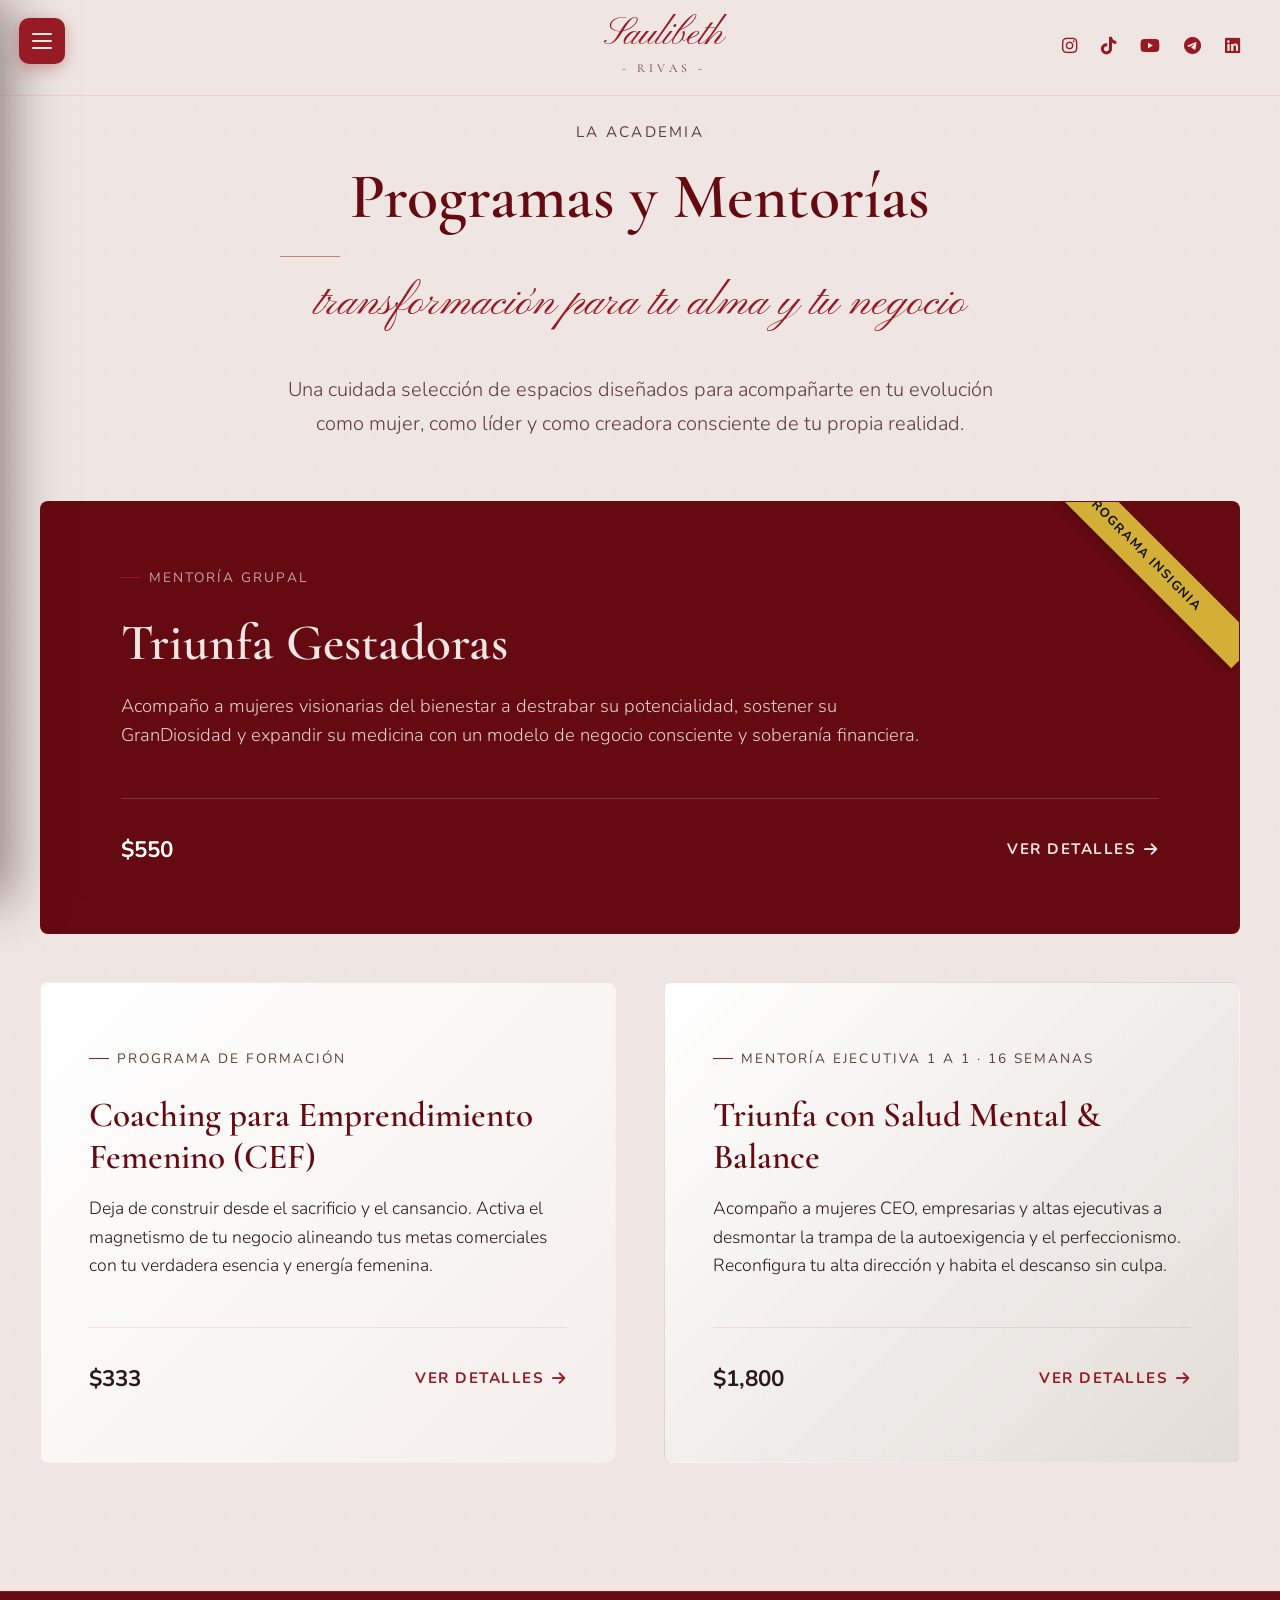
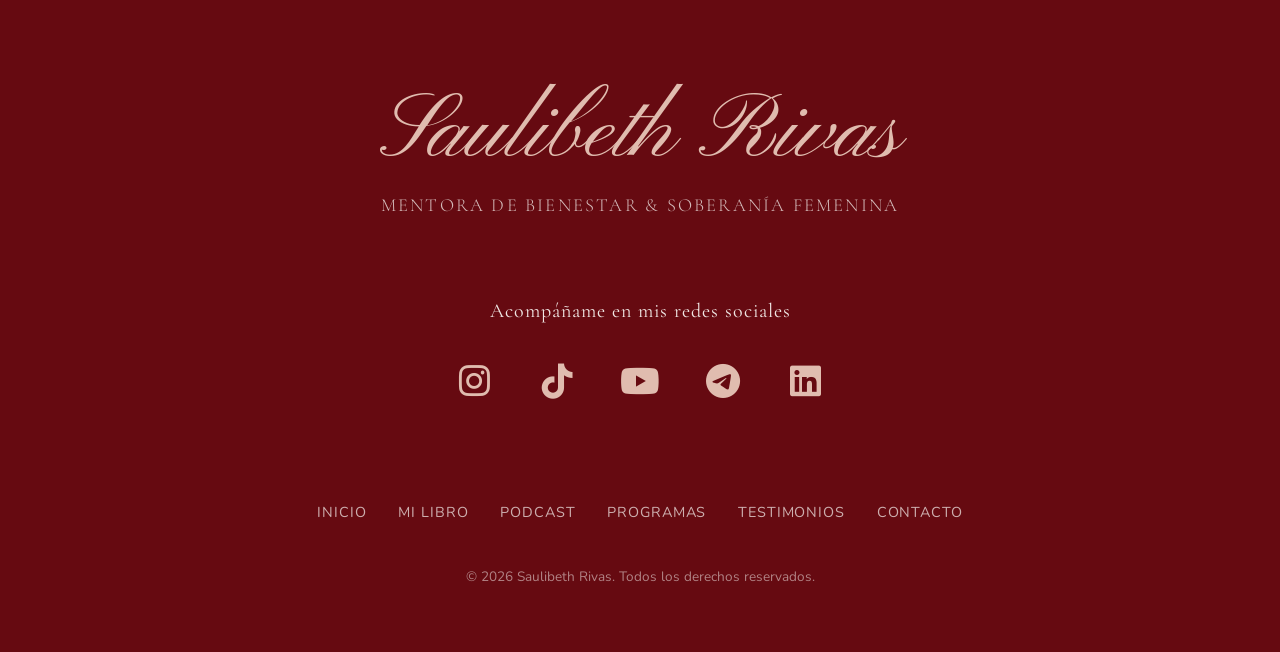
<file: cursos.html>
<!DOCTYPE html>
<html lang="es">
<head>
  <meta charset="UTF-8">
  <meta name="viewport" content="width=device-width, initial-scale=1.0">
  <meta name="theme-color" content="#EFE6E3">
  
  <!-- Favicon de la pestaña del navegador -->
  <link rel="icon" type="image/x-icon" href="assets/favicon.ico">
  <link rel="icon" type="image/png" sizes="32x32" href="assets/favicon-32x32.png">
  <link rel="icon" type="image/png" sizes="16x16" href="assets/favicon-16x16.png">
  <link rel="apple-touch-icon" sizes="180x180" href="assets/apple-touch-icon.png">
  
  <title>Cursos y Programas - Saulibeth Rivas</title>
  <meta name="description" content="Programas y mentorías para transformar tu vida, energía y negocio." />
  
  <!-- Fonts -->
  <link rel="preconnect" href="https://fonts.googleapis.com">
  <link rel="preconnect" href="https://fonts.gstatic.com" crossorigin>
  <link href="https://fonts.googleapis.com/css2?family=Cormorant+Garamond:ital,wght@0,300;0,400;0,600;1,300;1,400&family=Nunito:wght@300;400;500;600;700&family=Pinyon+Script&display=swap" rel="stylesheet">
  
  <!-- Icons -->
  <link rel="stylesheet" href="https://cdnjs.cloudflare.com/ajax/libs/font-awesome/6.4.0/css/all.min.css">
  
  <!-- Styles -->
  <link rel="stylesheet" href="assets/style.css">
  
  <style>
    /* PÁGINA DE CURSOS (Vitrina Principal) */
    body {
      background-color: var(--color-crema);
      background-image: radial-gradient(rgba(151, 27, 37, 0.03) 1px, transparent 1px);
      background-size: 30px 30px;
    }
    
    .courses-hero {
      padding: 120px 2.5rem 60px;
      text-align: center;
      max-width: 800px;
      margin: 0 auto;
    }
    
    .hero-eyebrow {
      font-family: var(--font-body);
      font-size: 0.95rem;
      text-transform: uppercase;
      letter-spacing: 0.15em;
      color: var(--text-medium);
      display: block;
      margin-bottom: 1rem;
    }
    
    .hero-title {
      font-family: var(--font-serif);
      font-size: clamp(3rem, 5vw, 4.5rem);
      color: var(--color-vinotinto);
      font-weight: 600;
      line-height: 1.1;
      margin-bottom: 1rem;
    }
    
    .hero-script {
      font-family: var(--font-script);
      font-size: clamp(2rem, 3.5vw, 3rem);
      color: var(--color-rojo);
      display: block;
      margin-top: -0.5rem;
      margin-bottom: 2rem;
    }
    
    .hero-desc {
      font-size: 1.25rem;
      color: var(--text-medium);
      line-height: 1.7;
      font-weight: 300;
    }

    /* GRID DE CURSOS */
    .courses-grid-wrapper {
      padding: 0 2.5rem 8rem;
      max-width: 1300px;
      margin: 0 auto;
    }
    
    .courses-grid {
      display: grid;
      grid-template-columns: repeat(auto-fit, minmax(450px, 1fr));
      gap: 3rem;
    }
    
    .course-card {
      display: flex;
      flex-direction: column;
      border-radius: 8px;
      overflow: hidden;
      text-decoration: none;
      transition: transform 0.4s cubic-bezier(0.16, 1, 0.3, 1), box-shadow 0.4s;
      position: relative;
      border: 1px solid rgba(151,27,37,0.05);
      height: 100%;
    }
    
    .course-card:hover {
      transform: translateY(-8px);
      box-shadow: 0 25px 50px rgba(102, 10, 17, 0.1);
    }
    
    /* Variaciones de Fondo por Curso (Reflejando su identidad) */
    
      /* === TARJETA INSIGNIA: GESTADORAS === */
      .card-gestadoras {
        background: var(--color-vinotinto);
        color: var(--color-crema);
        grid-column: 1 / -1; /* Ocupa todo el ancho disponible */
        position: relative;
        overflow: hidden;
      }
      
      .card-gestadoras::before {
        content: 'PROGRAMA INSIGNIA';
        position: absolute;
        top: 2rem;
        right: -3rem;
        background: #D4AF37; /* Dorado premium */
        color: #111;
        font-family: var(--font-body);
        font-weight: 700;
        font-size: 0.8rem;
        padding: 0.5rem 4rem;
        transform: rotate(45deg);
        box-shadow: 0 4px 10px rgba(0,0,0,0.2);
        letter-spacing: 0.1em;
        z-index: 10;
      }
      
      .card-gestadoras .card-category { color: rgba(239, 230, 227, 0.7); border-bottom-color: rgba(239, 230, 227, 0.2); }
      .card-gestadoras .card-title { color: var(--color-crema); font-size: clamp(2.5rem, 4vw, 3.5rem); }
      .card-gestadoras .card-excerpt { color: rgba(239, 230, 227, 0.9); font-size: 1.15rem; max-width: 800px; }
      .card-gestadoras .card-footer { border-top-color: rgba(239, 230, 227, 0.2); }
      .card-gestadoras .card-price { color: #ffffff !important; }
      .card-gestadoras .card-action { color: var(--color-crema); }
      
      @media (min-width: 1024px) {
        .card-gestadoras .card-content {
          padding: 4rem 5rem;
        }
      }

    
    .card-cef {
      background: linear-gradient(135deg, #ffffff 0%, #f4eeec 100%);
    }
    
    .card-salud {
      background: linear-gradient(135deg, #ffffff 0%, rgba(154, 167, 147, 0.15) 100%);
    }
    
    .card-content {
      padding: 4rem 3rem;
      display: flex;
      flex-direction: column;
      flex-grow: 1;
    }
    
    .card-category {
      font-family: var(--font-body);
      font-size: 0.85rem;
      text-transform: uppercase;
      letter-spacing: 0.15em;
      color: var(--text-medium);
      margin-bottom: 1.5rem;
      display: flex;
      align-items: center;
      gap: 0.5rem;
    }
    
    .card-category::before {
      content: '';
      display: inline-block;
      width: 20px;
      height: 1px;
      background-color: var(--color-rojo);
    }
    
    .card-title {
      font-family: var(--font-serif);
      font-size: 2.2rem;
      color: var(--color-vinotinto);
      font-weight: 600;
      line-height: 1.2;
      margin-bottom: 1rem;
    }
    
    .card-excerpt {
      font-size: 1.1rem;
      color: var(--text-dark);
      line-height: 1.6;
      font-weight: 300;
      margin-bottom: 3rem;
      flex-grow: 1;
    }
    
    /* Footer de la tarjeta */
    .card-footer {
      display: flex;
      justify-content: space-between;
      align-items: center;
      margin-top: auto;
      border-top: 1px solid rgba(151,27,37,0.1);
      padding-top: 2rem;
    }
    
    .card-price {
      font-family: var(--font-body);
      font-size: 1.4rem;
      font-weight: 700;
      color: var(--text-dark);
    }
    
    .card-action {
      font-family: var(--font-body);
      font-size: 0.95rem;
      text-transform: uppercase;
      letter-spacing: 0.1em;
      font-weight: 700;
      color: var(--color-rojo);
      display: flex;
      align-items: center;
      gap: 0.5rem;
      transition: gap 0.3s;
    }
    
    .course-card:hover .card-action {
      gap: 0.8rem;
    }
    
    @media (max-width: 768px) {
      .sidebar {
        width: 320px;
        max-width: 88vw;
        padding: 4.2rem 1.6rem 3rem;
        overflow-y: auto;
        -webkit-overflow-scrolling: touch;
        overscroll-behavior-y: contain;
      }
      .sidebar-nav {
        gap: 1.1rem;
        margin-top: 0.8rem;
      }
      .sidebar-nav a {
        font-size: 1.65rem;
      }
      .sidebar-divider {
        margin: 1.15rem 0;
      }
      .sidebar-social-block {
        margin-top: 1.6rem;
        padding-top: 1.2rem;
        padding-bottom: 2.5rem;
      }
      .courses-grid {
        grid-template-columns: 1fr;
      }
      .card-content {
        padding: 3rem 2rem;
      }
    }
  
    /* Sidebar Social Navigation (Unified Contrast & Brand Style) */
/* Sidebar Social Navigation (Unified Contrast & Brand Style) */
.sidebar-social-block {
  margin-top: auto;
  padding-top: 2rem;
  border-top: 1px solid rgba(239, 230, 227, 0.25);
}
.sidebar-social-label {
  font-family: var(--font-serif);
  font-size: 0.95rem;
  text-transform: uppercase;
  letter-spacing: 0.15em;
  color: rgba(239, 230, 227, 0.95);
  display: block;
  margin-bottom: 1rem;
  font-weight: 600;
}
.sidebar-social-icons {
  display: flex;
  gap: 0.85rem;
  flex-wrap: wrap;
}
.sidebar-social-icons a {
  width: 44px;
  height: 44px;
  border-radius: 50%;
  background: rgba(255, 255, 255, 0.16);
  border: 1px solid rgba(255, 255, 255, 0.35);
  color: #ffffff !important;
  display: flex;
  align-items: center;
  justify-content: center;
  font-size: 1.2rem;
  text-decoration: none;
  transition: all 0.3s var(--ease-out);
  box-shadow: 0 4px 14px rgba(0, 0, 0, 0.18);
}
.sidebar-social-icons a:hover {
  background: #ffffff;
  color: #971B25 !important;
  transform: translateY(-3px);
  box-shadow: 0 8px 20px rgba(0, 0, 0, 0.3);
}

  </style>
</head>
<body>

  <!-- Overlay y Sidebar Menu -->
  <div class="sidebar-overlay" id="sidebarOverlay"></div>
  <nav class="sidebar" id="sidebar">
    <button class="sidebar-close" id="sidebarClose">×</button>
    <ul class="sidebar-nav">
      <li><a href="index.html">Inicio</a></li>
      <li><a href="index.html#libro">Mi Libro</a></li>
      <li><a href="index.html#podcast">Podcast</a></li>
      <hr class="sidebar-divider">
      <li><a href="cursos.html" class="active">Programas</a></li>
      <li><a href="testimonios.html">Testimonios</a></li>
      <hr class="sidebar-divider">
      <li><a href="contacto.html">Contacto</a></li>
    </ul>
      <div class="sidebar-social-block">
      <span class="sidebar-social-label">Sígueme en Redes</span>
      <div class="sidebar-social-icons">
        <a href="https://www.instagram.com/rivassaulibeth/" target="_blank" rel="noopener noreferrer" aria-label="Instagram"><i class="fa-brands fa-instagram"></i></a>
        <a href="https://www.tiktok.com/@rivas_saulibeth" target="_blank" rel="noopener noreferrer" aria-label="TikTok"><i class="fa-brands fa-tiktok"></i></a>
        <a href="https://www.youtube.com/@saulibethrivas" target="_blank" rel="noopener noreferrer" aria-label="YouTube"><i class="fa-brands fa-youtube"></i></a>
        <a href="https://t.me/+IA5EclvWVjMuERb3" target="_blank" rel="noopener noreferrer" aria-label="Telegram"><i class="fa-brands fa-telegram"></i></a>
        <a href="https://www.linkedin.com/in/saulibeth-rivas-59ba6620a/" target="_blank" rel="noopener noreferrer" aria-label="LinkedIn"><i class="fa-brands fa-linkedin"></i></a>
      </div>
    </div>
  </nav>

  <button class="hamburger-btn" id="hamburgerBtn" aria-label="Menú">
    <span></span><span></span><span></span>
  </button>

  <!-- Header Fijo -->
  <header id="mainHeader">
    <a href="index.html" class="header-logo">
      <span class="script-name">Saulibeth</span>
      <span class="serif-subtitle">- Rivas -</span>
    </a>
    <div class="header-social">
      <a href="https://www.instagram.com/rivassaulibeth/" target="_blank" rel="noopener noreferrer" aria-label="Instagram"><i class="fa-brands fa-instagram"></i></a>
      <a href="https://www.tiktok.com/@rivas_saulibeth" target="_blank" rel="noopener noreferrer" aria-label="TikTok"><i class="fa-brands fa-tiktok"></i></a>
      <a href="https://www.youtube.com/@saulibethrivas" target="_blank" rel="noopener noreferrer" aria-label="YouTube"><i class="fa-brands fa-youtube"></i></a>
      <a href="https://t.me/+IA5EclvWVjMuERb3" target="_blank" rel="noopener noreferrer" aria-label="Telegram"><i class="fa-brands fa-telegram"></i></a>
      <a href="https://www.linkedin.com/in/saulibeth-rivas-59ba6620a/" target="_blank" rel="noopener noreferrer" aria-label="LinkedIn"><i class="fa-brands fa-linkedin"></i></a>
    </div>
  </header>

  <main>
    <!-- HERO SECTION -->
    <section class="courses-hero fade-up">
      <span class="hero-eyebrow">La Academia</span>
      <h1 class="hero-title">Programas y Mentorías</h1>
      <span class="hero-script">transformación para tu alma y tu negocio</span>
      <p class="hero-desc">Una cuidada selección de espacios diseñados para acompañarte en tu evolución como mujer, como líder y como creadora consciente de tu propia realidad.</p>
    </section>

    <!-- VITRINA DE CURSOS -->
    <section class="courses-grid-wrapper fade-up">
      <div class="courses-grid">
        
        <!-- Tarjeta: Gestadoras -->
        <a href="curso-gestadoras.html" class="course-card card-gestadoras">
          <div class="card-content">
            <span class="card-category">Mentoría Grupal</span>
            <h3 class="card-title">Triunfa Gestadoras</h3>
            <p class="card-excerpt">Acompaño a mujeres visionarias del bienestar a destrabar su potencialidad, sostener su GranDiosidad y expandir su medicina con un modelo de negocio consciente y soberanía financiera.</p>
            <div class="card-footer">
              <span class="card-price">$550</span>
              <span class="card-action">Ver Detalles <i class="fa fa-arrow-right"></i></span>
            </div>
          </div>
        </a>

        <!-- Tarjeta: CEF -->
        <a href="curso-cef.html" class="course-card card-cef">
          <div class="card-content">
            <span class="card-category">Programa de Formación</span>
            <h3 class="card-title">Coaching para Emprendimiento Femenino (CEF)</h3>
            <p class="card-excerpt">Deja de construir desde el sacrificio y el cansancio. Activa el magnetismo de tu negocio alineando tus metas comerciales con tu verdadera esencia y energía femenina.</p>
            <div class="card-footer">
              <span class="card-price">$333</span>
              <span class="card-action">Ver Detalles <i class="fa fa-arrow-right"></i></span>
            </div>
          </div>
        </a>

        <!-- Tarjeta: Salud Mental -->
        <a href="curso-salud-mental.html" class="course-card card-salud">
          <div class="card-content">
            <span class="card-category">Mentoría Ejecutiva 1 a 1 · 16 Semanas</span>
            <h3 class="card-title">Triunfa con Salud Mental & Balance</h3>
            <p class="card-excerpt">Acompaño a mujeres CEO, empresarias y altas ejecutivas a desmontar la trampa de la autoexigencia y el perfeccionismo. Reconfigura tu alta dirección y habita el descanso sin culpa.</p>
            <div class="card-footer">
              <span class="card-price">$1,800</span>
              <span class="card-action">Ver Detalles <i class="fa fa-arrow-right"></i></span>
            </div>
          </div>
        </a>

      </div>
    </section>
  </main>

    <footer>
    <div class="footer-inner">
      <a href="index.html" class="footer-monumental-name">Saulibeth Rivas</a>
      <p class="footer-tagline">Mentora de Bienestar &amp; Soberanía Femenina</p>
      
      <div class="footer-social-section">
        <span class="footer-social-label">Acompáñame en mis redes sociales</span>
        <div class="footer-social-bar">
          <a href="https://www.instagram.com/rivassaulibeth/" target="_blank" rel="noopener noreferrer" class="footer-social-icon" aria-label="Instagram">
            <i class="fa-brands fa-instagram"></i>
          </a>
          <a href="https://www.tiktok.com/@rivas_saulibeth" target="_blank" rel="noopener noreferrer" class="footer-social-icon" aria-label="TikTok">
            <i class="fa-brands fa-tiktok"></i>
          </a>
          <a href="https://www.youtube.com/@saulibethrivas" target="_blank" rel="noopener noreferrer" class="footer-social-icon" aria-label="YouTube">
            <i class="fa-brands fa-youtube"></i>
          </a>
          <a href="https://t.me/+IA5EclvWVjMuERb3" target="_blank" rel="noopener noreferrer" class="footer-social-icon" aria-label="Telegram">
            <i class="fa-brands fa-telegram"></i>
          </a>
          <a href="https://www.linkedin.com/in/saulibeth-rivas-59ba6620a/" target="_blank" rel="noopener noreferrer" class="footer-social-icon" aria-label="LinkedIn">
            <i class="fa-brands fa-linkedin"></i>
          </a>
        </div>
      </div>

      <div class="footer-nav-simple">
        <a href="index.html">Inicio</a>
        <a href="index.html#libro">Mi Libro</a>
        <a href="index.html#podcast">Podcast</a>
        <a href="cursos.html">Programas</a>
        <a href="testimonios.html">Testimonios</a>
        <a href="contacto.html">Contacto</a>
      </div>

      <p class="footer-copy">&copy; 2026 Saulibeth Rivas. Todos los derechos reservados.</p>
    </div>
  </footer>

  <script>
    const hamburgerBtn = document.getElementById('hamburgerBtn');
    const sidebar = document.getElementById('sidebar');
    const sidebarClose = document.getElementById('sidebarClose');
    const sidebarOverlay = document.getElementById('sidebarOverlay');
    const header = document.getElementById('mainHeader');

    // Manejo del menú lateral
    function toggleSidebar() {
      sidebar.classList.toggle('open');
      sidebarOverlay.classList.toggle('active');
      if(sidebar.classList.contains('open')) document.body.style.overflow = 'hidden'; else document.body.style.overflow = '';
    }

    hamburgerBtn.addEventListener('click', toggleSidebar);
    sidebarClose.addEventListener('click', toggleSidebar);
    sidebarOverlay.addEventListener('click', toggleSidebar);

    // Animación del header al hacer scroll
    window.addEventListener('scroll', () => {
      if (window.scrollY > 50) {
        header.style.background = 'rgba(239, 230, 227, 0.98)';
        header.style.boxShadow = '0 4px 20px rgba(151,27,37,0.05)';
      } else {
        header.style.background = 'rgba(239, 230, 227, 0.93)';
        header.style.boxShadow = 'none';
      }
    });
  </script>
  <script src="assets/checkout.js"></script>
</body>
</html>
</file>
<file: assets/style.css>
:root {
      --color-rojo: #971B25;
      --color-vinotinto: #660A11;
      --color-crema: #EFE6E3;
      --color-nude: #E0BCAF;
      --color-mauve: #B99590;
      --color-sage: #9AA793;
      --text-dark: #2A1A1A;
      --text-medium: #5C3D3D;
      
      --font-script: 'Pinyon Script', cursive;
      --font-body: 'Nunito', sans-serif;
      --font-serif: 'Cormorant Garamond', serif;
      
      --shadow-soft: 0 4px 24px rgba(151, 27, 37, 0.08);
      --radius-full: 9999px;
      
      --ease-out: cubic-bezier(0.16, 1, 0.3, 1);
      --transition: 0.6s var(--ease-out);
    }

    * { margin: 0; padding: 0; box-sizing: border-box; }
    html { scroll-behavior: smooth; }
    body {
      font-family: var(--font-body);
      background-color: var(--color-crema);
      color: var(--text-dark);
      overflow-x: hidden;
      line-height: 1.7;
    }

    /* Browser Surfaces */
    ::selection { background: var(--color-vinotinto); color: var(--color-crema); }
    ::-webkit-scrollbar { width: 8px; }
    ::-webkit-scrollbar-track { background: var(--color-crema); }
    ::-webkit-scrollbar-thumb { background: var(--color-mauve); border-radius: 4px; }
    ::-webkit-scrollbar-thumb:hover { background: var(--color-rojo); }

    /* === Header === */
    header {
      position: fixed;
      top: 0; left: 0; right: 0;
      z-index: 900;
      display: flex;
      justify-content: space-between;
      align-items: center;
      padding: 1rem 2.5rem 1rem 5.5rem;
      background: rgba(239, 230, 227, 0.93); /* Crema translúcido de CEF */
      backdrop-filter: blur(16px);
      -webkit-backdrop-filter: blur(16px);
      border-bottom: 1px solid rgba(151, 27, 37, 0.08);
      transition: background 0.4s var(--ease-out);
    }
    .header-logo {
      text-align: center;
      text-decoration: none;
      display: flex;
      flex-direction: column;
      align-items: center;
      margin: 0 auto;
    }
    .header-logo .script-name {
      font-family: var(--font-script);
      font-size: 2.4rem;
      color: var(--color-rojo);
      line-height: 1;
    }
    .header-logo .serif-subtitle {
      font-family: var(--font-serif);
      font-size: 0.75rem;
      letter-spacing: 0.35em;
      color: var(--text-medium);
      text-transform: uppercase;
      margin-top: 4px;
    }
    .header-social {
      display: flex;
      gap: 1.5rem;
      position: absolute;
      right: 2.5rem;
    }
    .header-social a {
      color: var(--color-rojo);
      font-size: 1.1rem;
      transition: color 0.3s var(--ease-out), transform 0.3s var(--ease-out);
    }
    .header-social a:hover {
      color: var(--color-vinotinto);
      transform: translateY(-3px);
    }

    /* === Hamburger & Sidebar === */
    
    
    

    .sidebar-overlay {
      position: fixed; inset: 0;
      background: rgba(42, 26, 26, 0.55);
      backdrop-filter: blur(4px);
      -webkit-backdrop-filter: blur(4px);
      z-index: 998;
      opacity: 0; pointer-events: none;
      transition: opacity 0.5s var(--ease-out);
    }
    .sidebar-overlay.active { opacity: 1; pointer-events: all; }
    
    .sidebar {
      position: fixed; top: 0; left: 0; bottom: 0;
      width: 400px;
      max-width: 85vw;
      height: 100vh;
      height: 100dvh;
      background: linear-gradient(160deg, #660A11 0%, #971B25 60%, #C0394A 100%);
      z-index: 999;
      transform: translateX(-100%);
      transition: transform 0.5s var(--ease-out);
      padding: 5rem 2.5rem 3rem;
      display: flex; flex-direction: column;
      box-shadow: 10px 0 50px rgba(42,26,26,0.5);
      overflow-y: auto;
      overflow-x: hidden;
      -webkit-overflow-scrolling: touch;
      overscroll-behavior-y: contain;
    }
    .sidebar::-webkit-scrollbar {
      width: 6px;
    }
    .sidebar::-webkit-scrollbar-track {
      background: rgba(0, 0, 0, 0.1);
    }
    .sidebar::-webkit-scrollbar-thumb {
      background: rgba(239, 230, 227, 0.35);
      border-radius: 9999px;
    }
    .sidebar.open { transform: translateX(0); }
    .sidebar-close {
      position: sticky;
      top: 1rem;
      align-self: flex-end;
      margin-top: -3.2rem;
      margin-right: -0.5rem;
      margin-bottom: 0.5rem;
      background: rgba(0, 0, 0, 0.25);
      border: 1px solid rgba(255, 255, 255, 0.25);
      width: 38px;
      height: 38px;
      border-radius: 50%;
      display: flex;
      align-items: center;
      justify-content: center;
      font-size: 1.3rem;
      color: #ffffff;
      cursor: pointer;
      z-index: 20;
      backdrop-filter: blur(8px);
      -webkit-backdrop-filter: blur(8px);
      transition: all 0.3s;
    }
    .sidebar-close:hover {
      background: var(--color-vinotinto);
      color: #ffffff;
      transform: scale(1.05);
    }
    .sidebar-nav { list-style: none; display: flex; flex-direction: column; gap: 1.5rem; margin-top: 1.5rem; }
    .sidebar-nav a {
      text-decoration: none;
      font-family: var(--font-serif);
      font-size: 2rem;
      color: var(--color-crema);
      transition: color 0.3s, transform 0.4s var(--ease-out);
      display: inline-block;
      font-weight: 300;
    }
    .sidebar-nav a i {
      color: var(--color-nude);
      font-size: 1.4rem;
      margin-right: 0.8rem;
      transition: color 0.3s;
    }
    .sidebar-nav a:hover { color: var(--color-white); transform: translateX(4px); font-style: italic; }
    .sidebar-nav a:hover i { color: var(--color-crema); }
    .sidebar-divider { margin: 2rem 0; border: none; border-top: 1px solid rgba(239, 230, 227, 0.2); }

    /* === Orchestrated Entrance === */
    .fade-up {
      opacity: 0;
      transform: translateY(40px);
      animation: blockEntrance 1.2s var(--ease-out) forwards;
    }
    .delay-1 { animation-delay: 0.1s; }
    .delay-2 { animation-delay: 0.3s; }
    .delay-3 { animation-delay: 0.5s; }
    
    @keyframes blockEntrance {
      to { opacity: 1; transform: translateY(0); }
    }

    /* === Hero Section (Editorial Split Layout) === */
    .hero-section {
      min-height: 100vh;
      display: flex; align-items: center; justify-content: center;
      padding: 10rem 2.5rem 6rem;
      background: linear-gradient(150deg, var(--color-crema) 0%, #f5ede9 45%, #ede1dc 100%);
      position: relative;
      overflow: hidden;
    }
    .hero-layout {
      max-width: 1140px;
      width: 100%;
      margin: 0 auto;
      display: grid;
      grid-template-columns: 1fr 1fr;
      gap: 6rem;
      align-items: center;
      z-index: 1;
    }
    .hero-content {
      text-align: left;
    }
    .hero-title {
      font-family: var(--font-script);
      font-size: clamp(4rem, 8vw, 7rem);
      color: var(--color-rojo);
      line-height: 1.05;
      margin-bottom: 2.5rem;
      position: relative;
    }
    .hero-title::after {
      content: '';
      display: block;
      width: 60px;
      height: 1px;
      background: var(--color-rojo);
      margin-top: 1.5rem;
      opacity: 0.5;
    }
    .hero-body-text {
      font-family: var(--font-serif);
      font-size: clamp(1.2rem, 3vw, 1.45rem);
      line-height: 1.8;
      color: var(--text-dark);
      margin-bottom: 2rem;
      max-width: 500px;
    }
    .highlight { color: var(--color-rojo); font-weight: 600; font-style: italic; }
    
    .hero-image-wrapper {
      position: relative;
      display: flex;
      justify-content: flex-end;
    }
    .hero-image {
      width: 100%;
      max-width: 480px;
      border-radius: 4px;
      box-shadow: 0 40px 80px rgba(102, 10, 17, 0.15); /* Vinotinto tinted shadow */
      object-fit: cover;
      aspect-ratio: 4 / 5;
    }
    /* Sutil borde decorativo detrás de la imagen para dar profundidad */
    .hero-image-wrapper::before {
      content: '';
      position: absolute;
      top: -20px;
      right: -20px;
      width: 100%;
      max-width: 480px;
      height: 100%;
      border: 1px solid rgba(151, 27, 37, 0.2);
      border-radius: 4px;
      z-index: -1;
      transition: transform 0.8s var(--ease-out);
    }
    .hero-image-wrapper:hover::before {
      transform: translate(-10px, 10px);
    }

    /* === Book Section (Creative Editorial Layout) === */
    .book-section {
      padding: 10rem 2rem;
      background: linear-gradient(160deg, #660A11 0%, #971B25 60%, #C0394A 100%); /* Exact color of the 3D book mockup background */
      color: var(--color-crema);
      position: relative;
      overflow: hidden;
    }
    .book-watermark {
      position: absolute;
      top: 50%;
      left: 50%;
      transform: translate(-50%, -50%);
      font-family: var(--font-script);
      font-size: 35vw;
      color: rgba(239, 230, 227, 0.04);
      white-space: nowrap;
      pointer-events: none;
      z-index: 0;
    }
    .book-inner {
      max-width: 1080px;
      margin: 0 auto;
      display: grid;
      grid-template-columns: 5fr 7fr;
      gap: 6rem;
      align-items: center;
      position: relative;
      z-index: 1;
    }
    .book-img-wrapper {
      position: relative;
      /* Remove border-radius and shadow to make it completely seamless */
      transform: translateY(-20px);
    }
    /* Add a subtle inset shadow to hide any JPEG compression seams on the edges */
    .book-img-wrapper::after {
      content: '';
      position: absolute;
      inset: 0;
      box-shadow: inset 0 0 30px 10px #560B12;
      pointer-events: none;
    }
    .book-img-wrapper img {
      width: 100%;
      height: auto;
      display: block;
      transition: transform 0.8s var(--ease-out);
    }
    .book-img-wrapper:hover img { 
      transform: scale(1.03) rotate(-1deg); 
    }
    
    .book-title {
      font-family: var(--font-serif);
      font-size: clamp(2.5rem, 6vw, 4rem);
      line-height: 1.05;
      margin-bottom: 2rem;
      font-weight: 400;
      color: var(--color-crema);
      position: relative;
    }
    .book-title em {
      color: var(--color-nude);
      font-family: var(--font-script);
      font-size: 1.4em;
      display: block;
      margin-top: 0.1em;
      transform: translateX(-10px);
    }
    .book-desc {
      font-family: var(--font-body);
      font-size: 1.1rem;
      line-height: 1.9;
      margin-bottom: 3rem;
      color: rgba(239, 230, 227, 0.85);
      max-width: 500px;
      border-left: 2px solid rgba(224, 188, 175, 0.3);
      padding-left: 1.5rem;
    }
    .btn-amazon {
      display: inline-flex; align-items: center; gap: 0.8rem;
      background: #FF9900; /* Amazon Yellow */
      color: #111111;
      padding: 1.2rem 2.6rem;
      border-radius: 4px;
      text-decoration: none;
      font-family: var(--font-body);
      font-weight: 700;
      letter-spacing: 0.05em;
      text-transform: uppercase;
      font-size: 0.85rem;
      box-shadow: 0 10px 30px rgba(255, 153, 0, 0.2);
      transition: var(--transition);
      position: relative;
      overflow: hidden;
    }
    .btn-amazon:hover { 
      background: #FFB03A; 
      transform: translateY(-3px); 
      box-shadow: 0 15px 40px rgba(255, 153, 0, 0.35); 
    }

    /* === Editorial Explore List === */
    .explore-section {
      padding: 10rem 2rem;
      background: var(--color-nude);
      max-width: 100%;
    }
    .explore-inner {
      max-width: 1000px;
      margin: 0 auto;
    }
    .explore-title {
      font-family: var(--font-script);
      font-size: clamp(3.5rem, 8vw, 5.5rem);
      color: var(--color-rojo);
      text-align: center;
      margin-bottom: 4rem;
      line-height: 1;
    }
    .editorial-list {
      list-style: none;
      border-top: 1px solid rgba(151, 27, 37, 0.15);
    }
    .editorial-item {
      border-bottom: 1px solid rgba(151, 27, 37, 0.15);
    }
    .editorial-link {
      display: flex;
      justify-content: space-between;
      align-items: baseline;
      padding: 2.5rem 0;
      text-decoration: none;
      color: var(--text-dark);
      transition: padding 0.5s var(--ease-out), color 0.4s;
    }
    .editorial-link:hover {
      padding-left: 1.5rem;
      padding-right: 1.5rem;
      color: var(--color-rojo);
    }
    .editorial-name {
      font-family: var(--font-serif);
      font-size: clamp(2rem, 4vw, 3rem);
      font-weight: 300;
    }
    .editorial-desc {
      font-family: var(--font-body);
      font-size: 1rem;
      color: var(--text-medium);
      max-width: 300px;
      text-align: right;
    }

    /* === WhatsApp Float === */
    .whatsapp-btn {
      position: fixed;
      bottom: 2.5rem; right: 2.5rem;
      background: #25D366;
      color: white;
      width: 64px; height: 64px;
      border-radius: 50%;
      display: flex; justify-content: center; align-items: center;
      font-size: 2.2rem;
      text-decoration: none;
      box-shadow: 0 8px 24px rgba(37, 211, 102, 0.3);
      z-index: 900;
      transition: transform 0.4s var(--ease-out), box-shadow 0.4s var(--ease-out);
    }
    .whatsapp-btn:hover { 
      transform: scale(1.08) translateY(-4px); 
      box-shadow: 0 12px 32px rgba(37, 211, 102, 0.4);
    }

    /* === Footer === */
    /* === Monumental Footer (Unified & Harmonized) === */
    footer {
      background: var(--color-vinotinto);
      padding: 6rem 2rem 4rem;
      text-align: center;
      color: var(--color-crema);
      border-top: 1px solid rgba(224, 188, 175, 0.15);
    }
    .footer-inner {
      max-width: 900px;
      margin: 0 auto;
    }
    .footer-monumental-name {
      font-family: var(--font-script);
      font-size: clamp(3.8rem, 10vw, 5.8rem);
      color: var(--color-nude);
      text-decoration: none;
      display: inline-block;
      line-height: 1;
      margin-bottom: 0.6rem;
      transition: transform 0.4s var(--ease-out), color 0.3s;
    }
    .footer-monumental-name:hover {
      transform: scale(1.03);
      color: #ffffff;
    }
    .footer-tagline {
      font-family: var(--font-serif);
      font-size: 1.15rem;
      letter-spacing: 0.12em;
      text-transform: uppercase;
      color: rgba(239, 230, 227, 0.8);
      margin-bottom: 3rem;
      font-weight: 300;
    }
          .sidebar {
        width: 320px;
        max-width: 88vw;
        padding: 4.2rem 1.6rem 3rem;
        overflow-y: auto;
        -webkit-overflow-scrolling: touch;
        overscroll-behavior-y: contain;
      }
      .sidebar-nav {
        gap: 1.1rem;
        margin-top: 0.8rem;
      }
      .sidebar-nav a {
        font-size: 1.65rem;
      }
      .sidebar-divider {
        margin: 1.15rem 0;
      }
      .sidebar-social-block {
        margin-top: 1.6rem;
        padding-top: 1.2rem;
        padding-bottom: 2.5rem;
      }
      .footer-social-section {
      background: transparent;
      border: none;
      padding: 1.5rem 1rem 2rem;
      margin-bottom: 2.8rem;
    }
    .footer-social-label {
      font-family: var(--font-serif);
      font-size: 1.25rem;
      color: var(--color-crema);
      display: block;
      margin-bottom: 1.6rem;
      letter-spacing: 0.05em;
      font-weight: 400;
    }
    .footer-social-bar {
      display: flex;
      justify-content: center;
      align-items: center;
      gap: 1.8rem;
      flex-wrap: wrap;
    }
    .footer-social-icon, .social-rect-btn {
      display: inline-flex;
      align-items: center;
      justify-content: center;
      color: var(--color-nude);
      font-size: 2.2rem;
      width: 54px;
      height: 54px;
      text-decoration: none;
      background: transparent;
      border: none;
      transition: all 0.35s var(--ease-out);
    }
    .footer-social-icon:hover, .social-rect-btn:hover {
      color: #ffffff;
      transform: translateY(-4px) scale(1.18);
      filter: drop-shadow(0 6px 16px rgba(224, 188, 175, 0.5));
    }
    .footer-social-icon i, .social-rect-btn i {
      font-size: 2.2rem;
      transition: color 0.3s, transform 0.3s;
    }
    .footer-nav-simple {
      display: flex;
      justify-content: center;
      align-items: center;
      gap: 2rem;
      flex-wrap: wrap;
      margin-bottom: 2.5rem;
      padding-top: 1rem;
    }
    .footer-nav-simple a {
      color: rgba(239, 230, 227, 0.75);
      text-decoration: none;
      font-family: var(--font-body);
      font-size: 0.9rem;
      letter-spacing: 0.06em;
      text-transform: uppercase;
      transition: color 0.3s;
    }
    .footer-nav-simple a:hover {
      color: var(--color-nude);
    }
    .footer-copy {
      font-family: var(--font-body);
      font-size: 0.85rem;
      color: rgba(239, 230, 227, 0.55);
    }
@media (max-width: 768px) {
      .hamburger-btn {
        top: 11px;
        left: 12px;
        width: 38px;
        height: 38px;
        border-radius: 6px;
        gap: 4px;
      }
      .hamburger-btn span {
        width: 18px;
        height: 2px;
      }
      header {
        padding: 0.65rem 0.85rem 0.65rem 62px;
        min-height: 60px;
        display: flex;
        justify-content: space-between;
        align-items: center;
        background: rgba(239, 230, 227, 0.95);
      }
      .header-logo {
        margin: 0 !important;
        display: flex;
        flex-direction: column;
        align-items: flex-start;
        text-align: left;
        flex-shrink: 0;
      }
      .header-logo .script-name {
        font-size: clamp(1.4rem, 4.4vw, 1.75rem);
        line-height: 1;
      }
      .header-logo .serif-subtitle {
        font-size: 0.58rem;
        letter-spacing: 0.18em;
        margin-top: 1px;
      }
      .header-social {
        display: flex !important;
        position: static !important;
        margin-left: auto;
        gap: clamp(0.3rem, 1.6vw, 0.6rem);
        align-items: center;
      }
      .header-social a {
        display: inline-flex;
        align-items: center;
        justify-content: center;
        width: 32px;
        height: 36px;
        font-size: clamp(1.05rem, 3.2vw, 1.25rem);
        color: var(--color-rojo);
        transition: transform 0.2s, color 0.2s;
        -webkit-tap-highlight-color: transparent;
      }
            .sidebar {
        width: 320px;
        max-width: 88vw;
        padding: 4.2rem 1.6rem 3rem;
        overflow-y: auto;
        -webkit-overflow-scrolling: touch;
        overscroll-behavior-y: contain;
      }
      .sidebar-nav {
        gap: 1.1rem;
        margin-top: 0.8rem;
      }
      .sidebar-nav a {
        font-size: 1.65rem;
      }
      .sidebar-divider {
        margin: 1.15rem 0;
      }
      .sidebar-social-block {
        margin-top: 1.6rem;
        padding-top: 1.2rem;
        padding-bottom: 2.5rem;
      }
      .footer-social-section {
        padding: 1rem 0.5rem 1.5rem;
        margin-bottom: 2rem;
      }
      .footer-social-bar {
        gap: 1.25rem;
      }
      .footer-social-icon, .social-rect-btn {
        font-size: 2rem;
        width: 48px;
        height: 48px;
      }
      .footer-social-icon i, .social-rect-btn i {
        font-size: 2rem;
      }
      
      .hero-layout { grid-template-columns: 1fr; gap: 4rem; padding-top: 2rem; }
      .hero-title { font-size: clamp(3.5rem, 12vw, 4.5rem); text-align: center; }
      .hero-title::after { margin: 1.5rem auto 0; }
      .hero-body-text { text-align: center; max-width: 100%; }
      .hero-image-wrapper { justify-content: center; }
      .book-inner { grid-template-columns: 1fr; gap: 3rem; text-align: center; }
      .book-watermark { font-size: 25vw; top: 30%; }
      .book-desc { margin: 0 auto 2.5rem; }
      .editorial-link { flex-direction: column; gap: 1rem; align-items: flex-start; }
      .editorial-desc { text-align: left; }
      .whatsapp-btn { bottom: 1.5rem; right: 1.5rem; width: 56px; height: 56px; font-size: 1.8rem; }
    }
  







.hamburger-btn {
  position: fixed;
  top: 1.1rem;
  left: 1.2rem;
  z-index: 1100;
  background: var(--color-rojo);
  border: none;
  border-radius: 10px;
  width: 46px;
  height: 46px;
  display: flex;
  flex-direction: column;
  align-items: center;
  justify-content: center;
  gap: 5px;
  cursor: pointer;
  box-shadow: 0 4px 16px rgba(151,27,37,.35);
  transition: background 0.3s, transform 0.2s;
}

.hamburger-btn:hover {
  background: var(--color-vinotinto);
  transform: scale(1.06);
}

.hamburger-btn span {
  display: block;
  width: 20px;
  height: 2px;
  background: var(--color-crema);
  border-radius: 2px;
}

/* --- Comprehensive Mobile Adaptations --- */
@media (max-width: 768px) {
  /* Reduce massive paddings for mobile screens */
  .section-padding { padding: 4rem 1.5rem; }
  .course-hero, .gestadora-hero, .course-cta, .gestadora-cta { padding: 5rem 1.5rem !important; }
  
  /* Make sidebar slightly narrower to show some of the background */
  .sidebar { width: 280px; }
  
  /* Make sure headings scale down better */
  h1:not(.hero-title) { font-size: 2.5rem; }
  h2:not(.hero-title) { font-size: 2rem; }
  
  /* Adjust purchase card sticking logic */
  .purchase-card {
    position: static !important;
    margin-top: 2rem;
    padding: 2rem 1.5rem !important;
  }
}


/* Sidebar Social Navigation (Unified Contrast & Brand Style) */
.sidebar-social-block {
  margin-top: auto;
  padding-top: 2rem;
  border-top: 1px solid rgba(239, 230, 227, 0.25);
}
.sidebar-social-label {
  font-family: var(--font-serif);
  font-size: 0.95rem;
  text-transform: uppercase;
  letter-spacing: 0.15em;
  color: rgba(239, 230, 227, 0.95);
  display: block;
  margin-bottom: 1rem;
  font-weight: 600;
}
.sidebar-social-icons {
  display: flex;
  gap: 0.85rem;
  flex-wrap: wrap;
}
.sidebar-social-icons a {
  width: 44px;
  height: 44px;
  border-radius: 50%;
  background: rgba(255, 255, 255, 0.16);
  border: 1px solid rgba(255, 255, 255, 0.35);
  color: #ffffff !important;
  display: flex;
  align-items: center;
  justify-content: center;
  font-size: 1.2rem;
  text-decoration: none;
  transition: all 0.3s var(--ease-out);
  box-shadow: 0 4px 14px rgba(0, 0, 0, 0.18);
}
.sidebar-social-icons a:hover {
  background: #ffffff;
  color: #971B25 !important;
  transform: translateY(-3px);
  box-shadow: 0 8px 20px rgba(0, 0, 0, 0.3);
}

/* Reset para botones de compra semánticos */
button.btn-luxury-primary {
  border: none;
  outline: none;
  font-family: var(--font-body);
  cursor: pointer;
  text-decoration: none;
}
.card-gestadoras .card-price {
  color: #ffffff !important;
}
</file>
